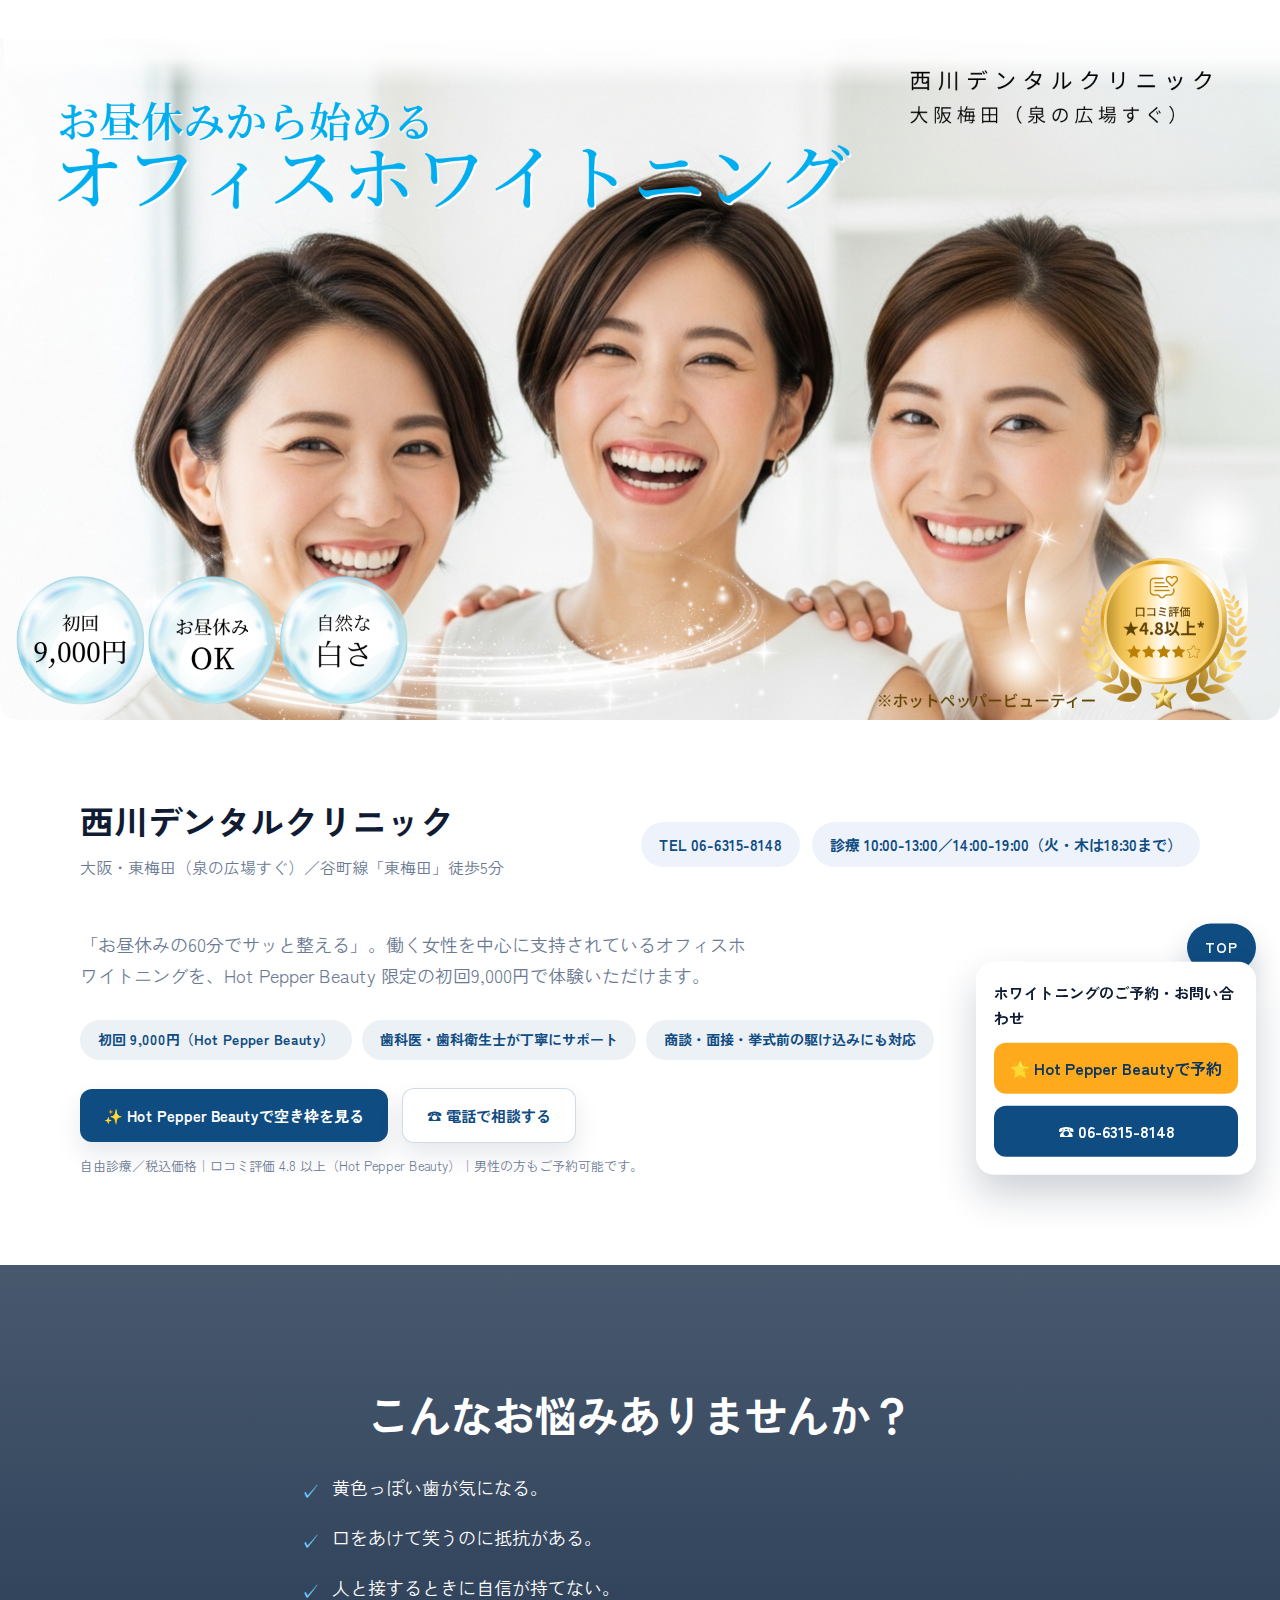
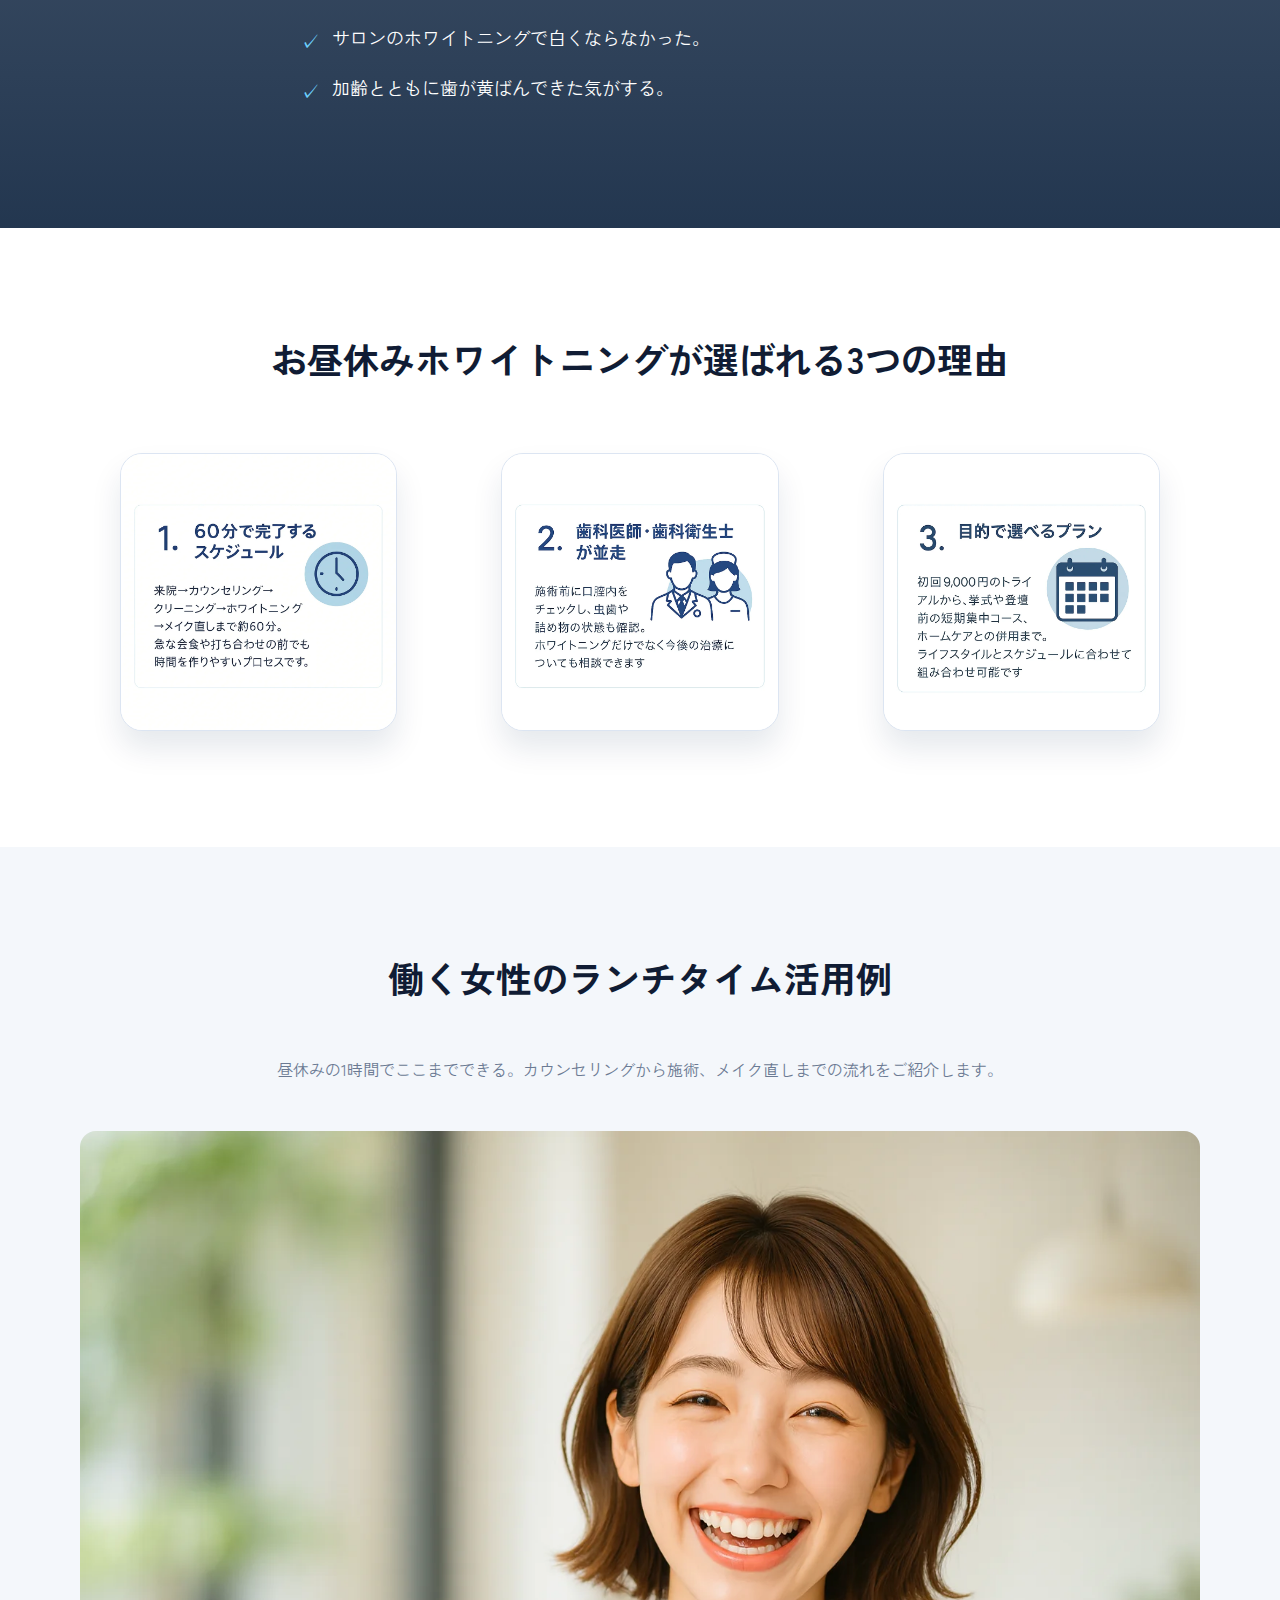
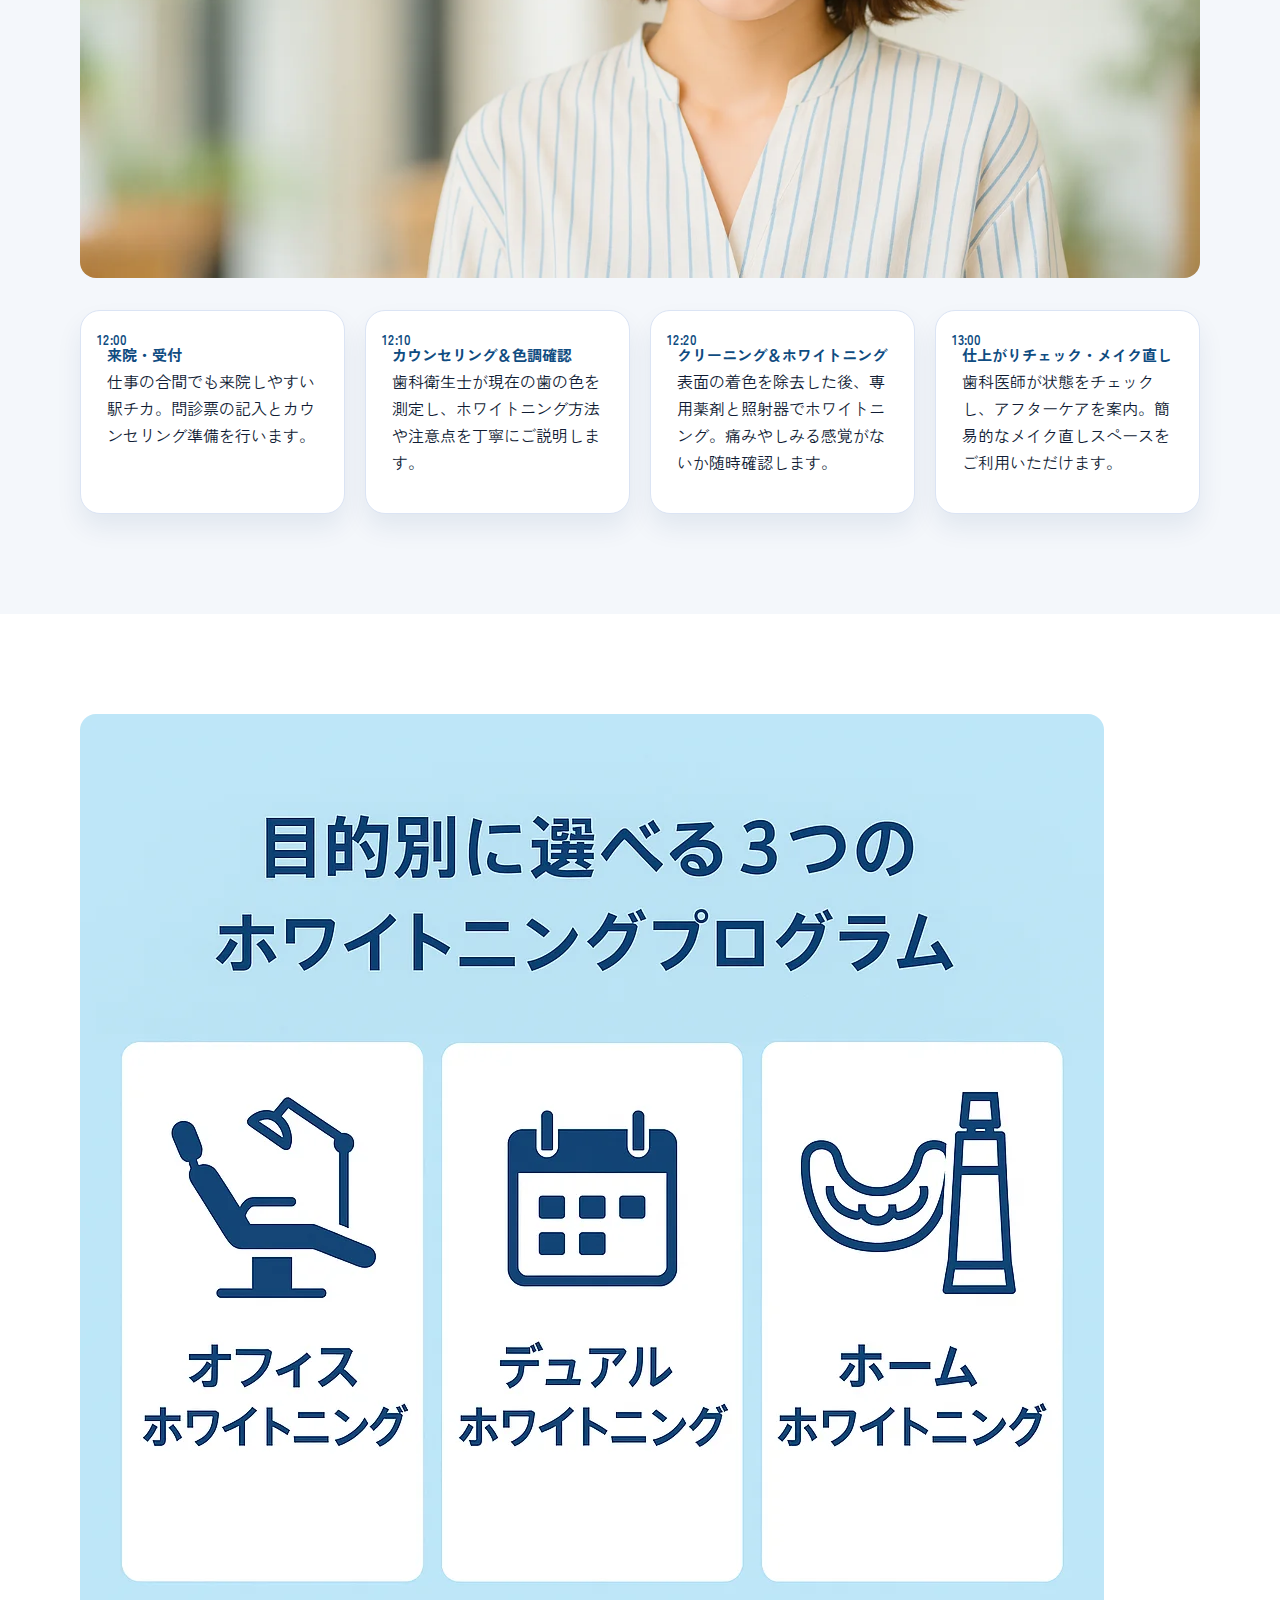
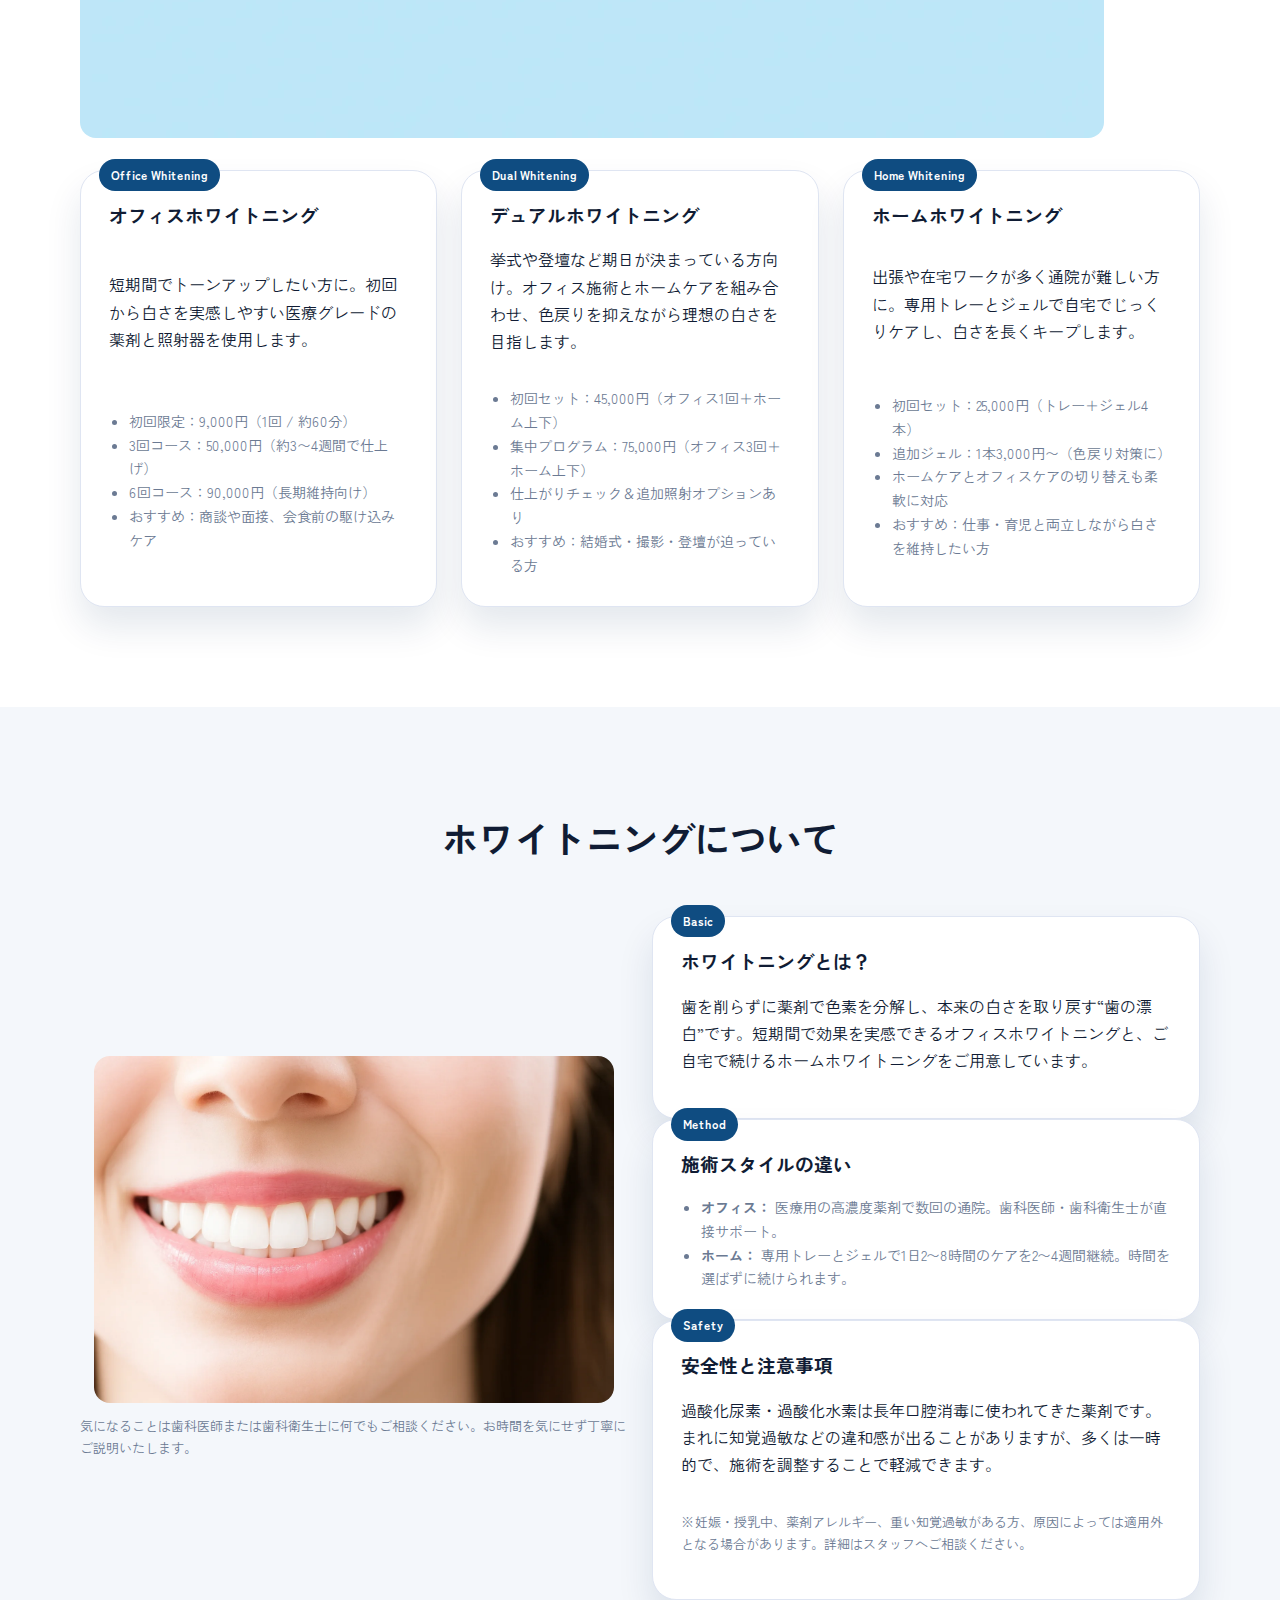
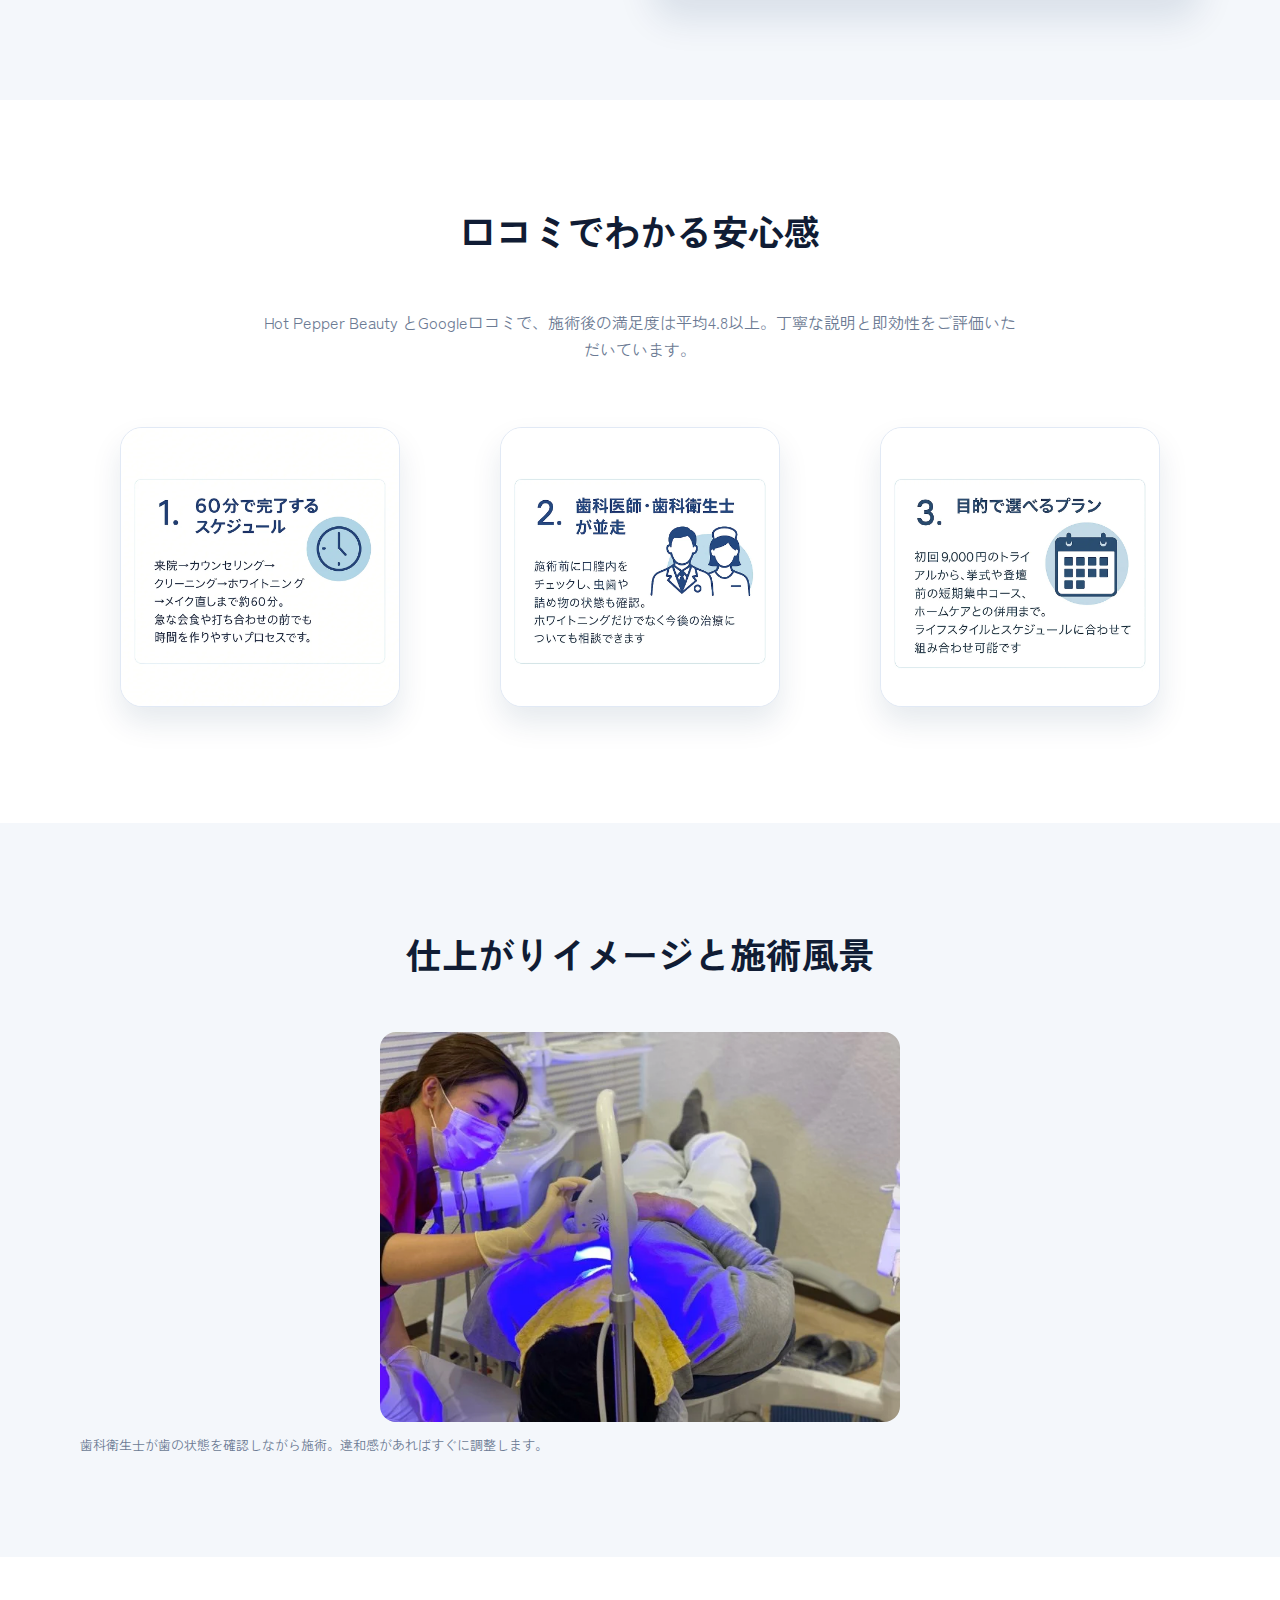
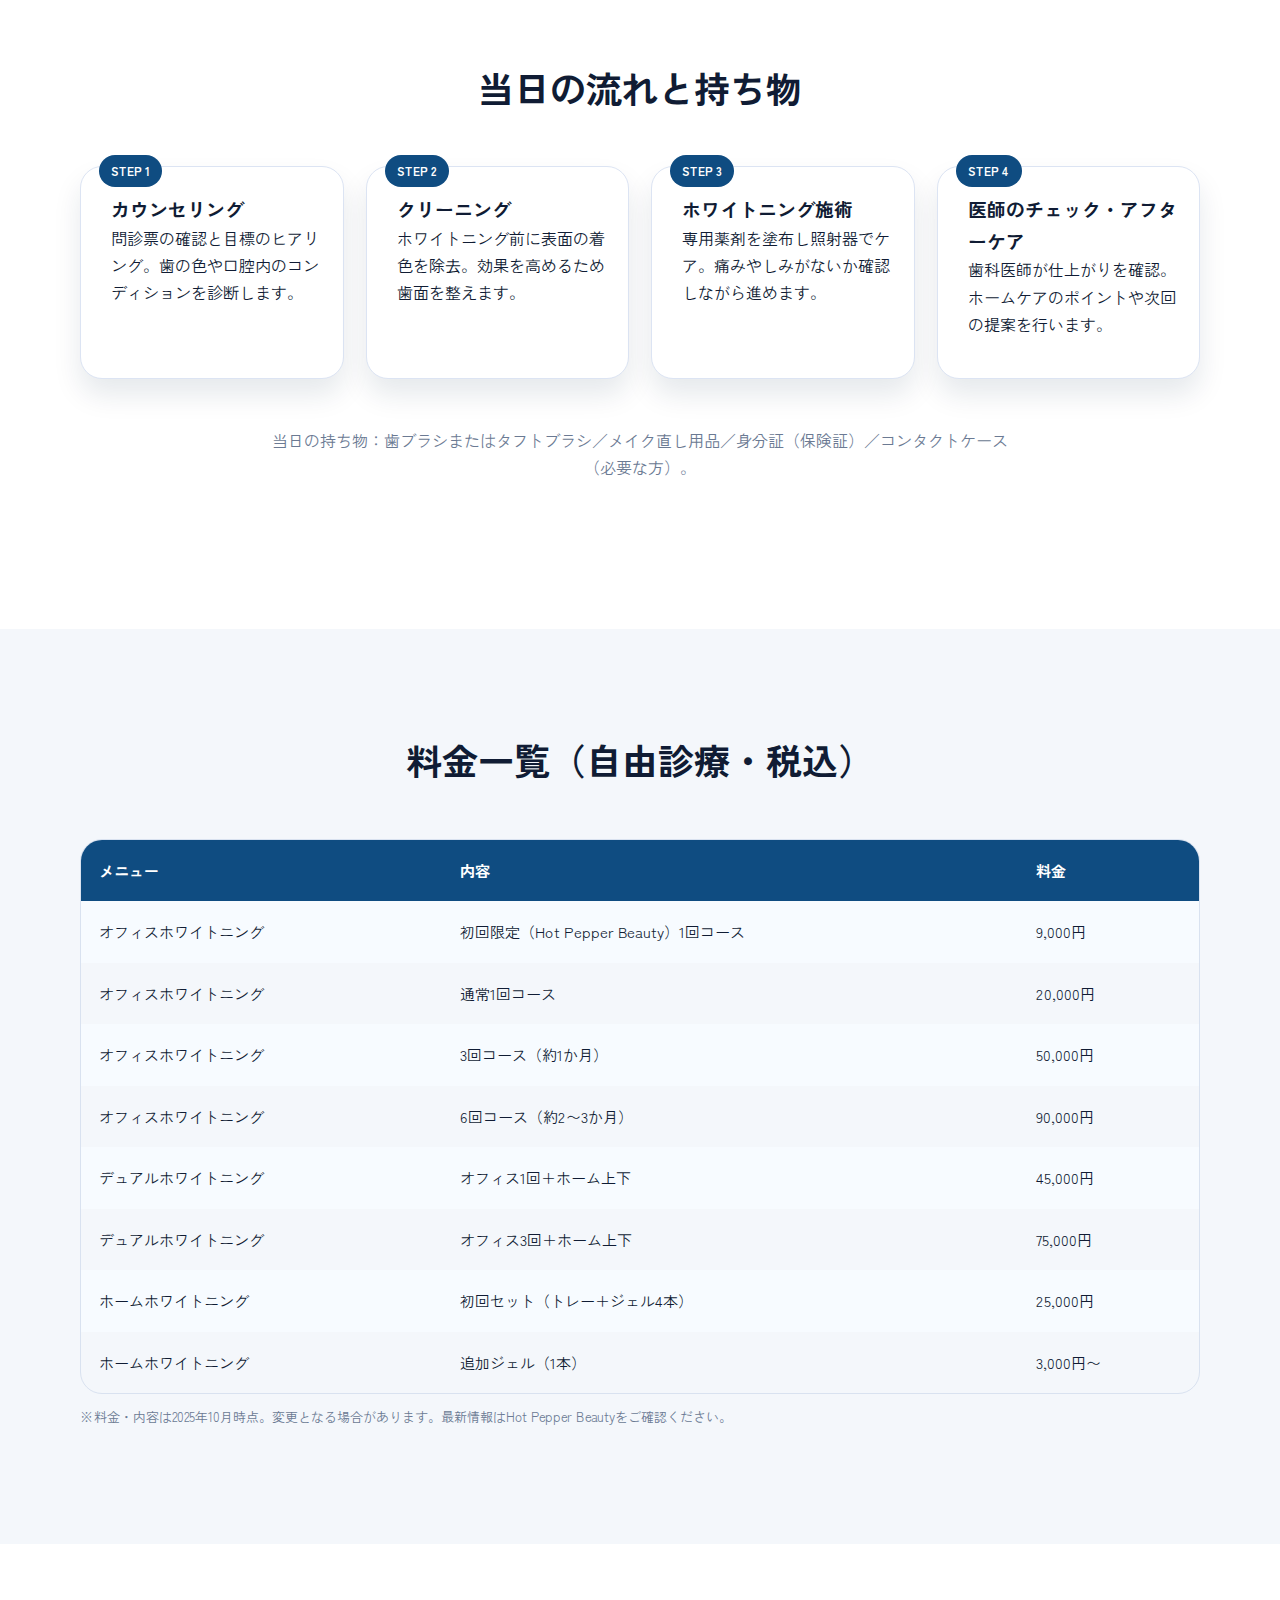
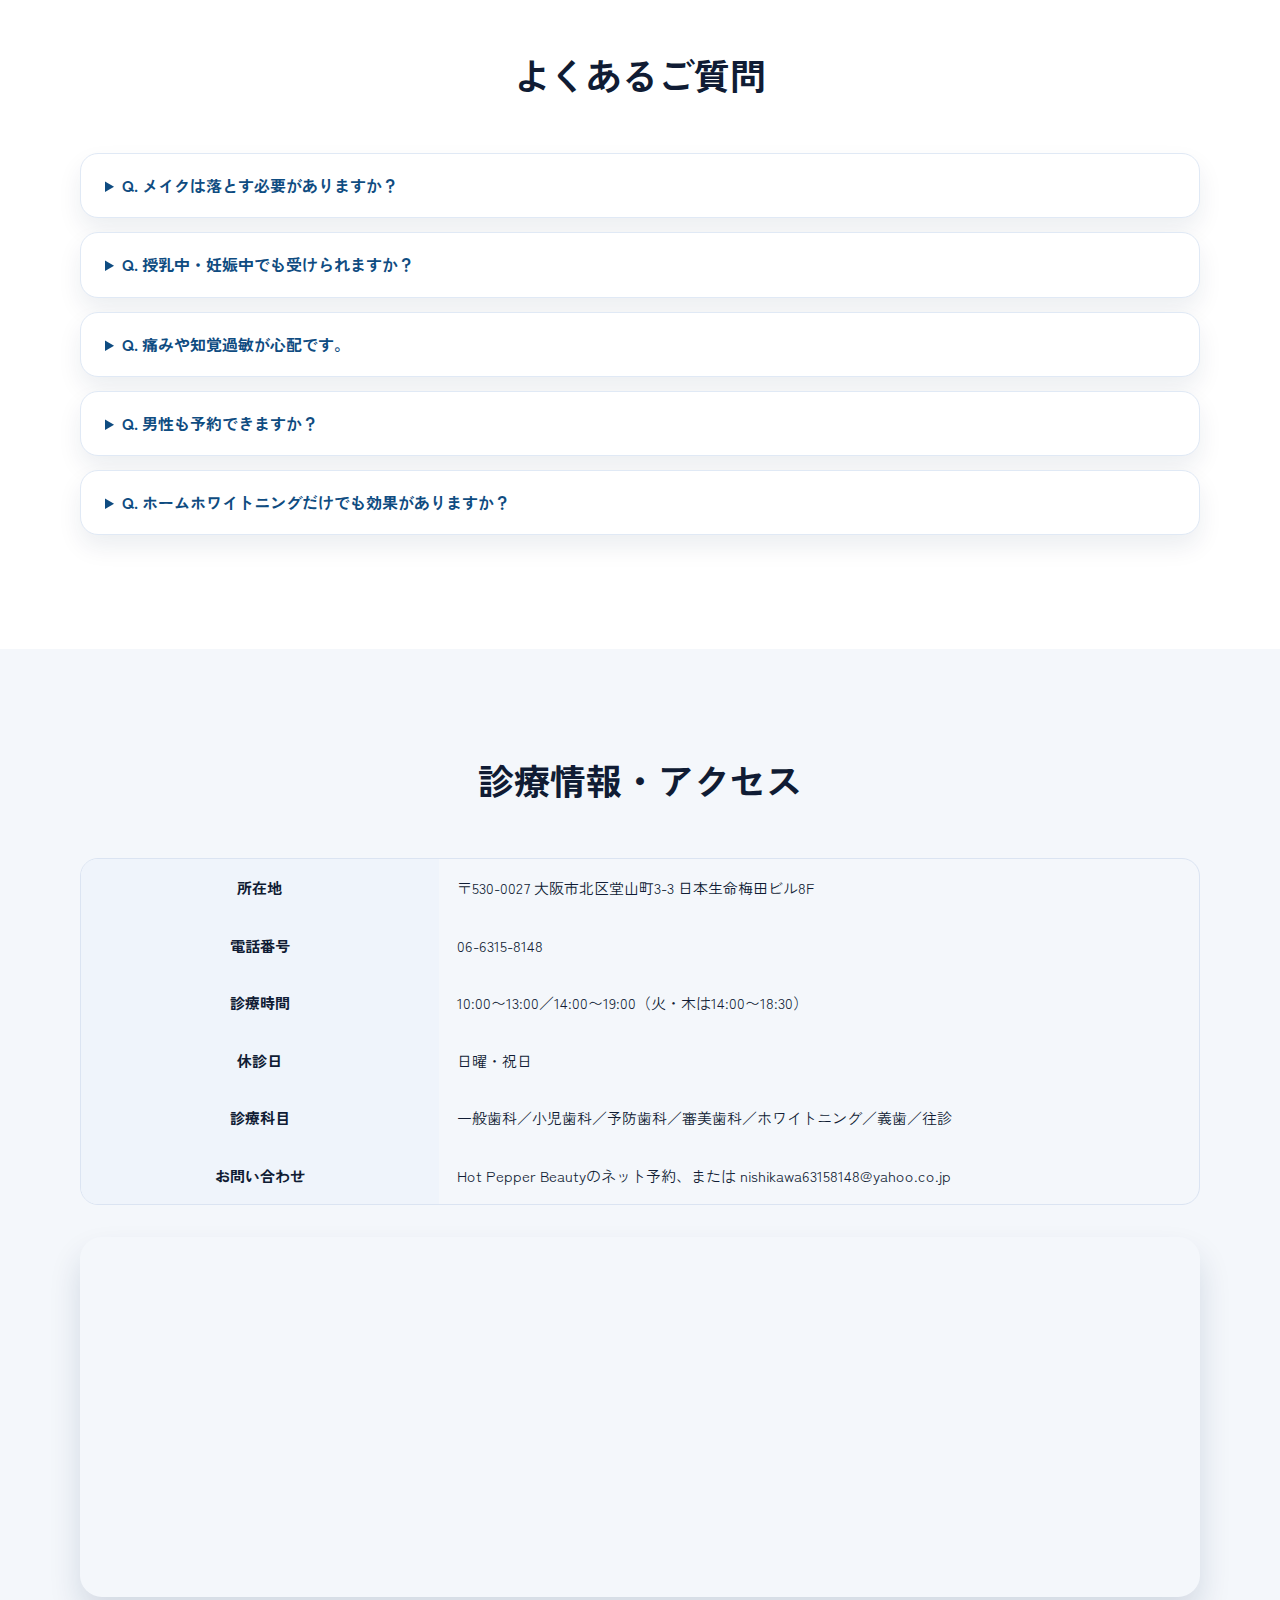
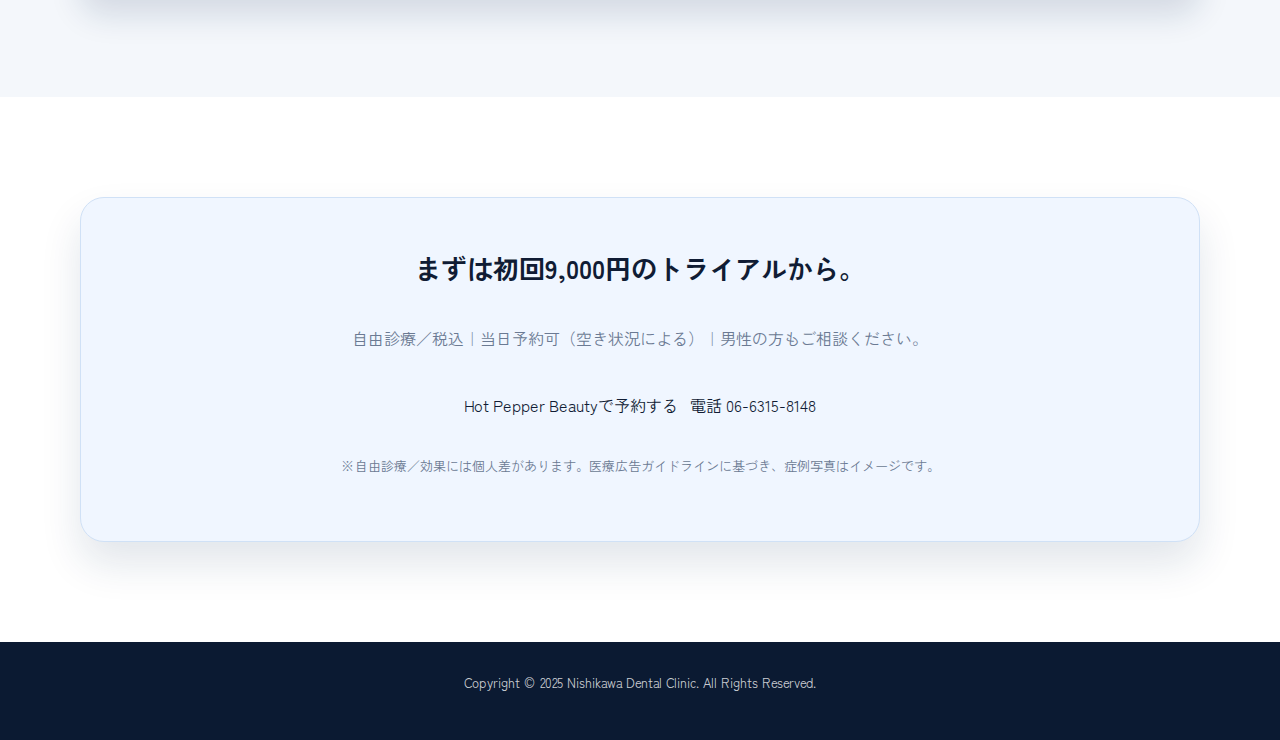
<file: docs/index.html>
<!DOCTYPE html>
<html lang="ja">
<head>
  <meta charset="utf-8">
  <meta name="viewport" content="width=device-width, initial-scale=1">
  <meta name="robots" content="noindex,nofollow">
  <title>西川デンタルクリニック｜お昼休みで叶えるオフィスホワイトニング</title>
  <meta name="description" content="大阪・東梅田の西川デンタルクリニック。働く女性に人気のお昼休みオフィスホワイトニング。初回9,000円、歯科医師と歯科衛生士のサポートで短期間でも自信のある笑顔へ。">
  <meta name="keywords" content="西川デンタルクリニック,ホワイトニング,東梅田,オフィスホワイトニング,昼休みホワイトニング">
  <link rel="preconnect" href="https://fonts.googleapis.com">
  <link rel="preconnect" href="https://fonts.gstatic.com" crossorigin>
  <link href="https://fonts.googleapis.com/css2?family=Zen+Kaku+Gothic+Antique:wght@500;700;900&display=swap" rel="stylesheet">
  <style>
    :root {
      --primary: #0f4c81;
      --primary-dark: #0a355d;
      --accent: #ffaa1d;
      --bg: #f4f7fb;
      --text: #101c34;
      --muted: #6b7a93;
      --radius-lg: 24px;
    }
    *, *::before, *::after { box-sizing: border-box; }
    body {
      margin: 0;
      font-family: "Zen Kaku Gothic Antique", "Hiragino Kaku Gothic ProN", "Meiryo", sans-serif;
      color: var(--text);
      background: #fff;
      line-height: 1.7;
    }
    img { max-width: 100%; display: block; border-radius: 16px; }
    a { color: inherit; text-decoration: none; }
    p { margin: 0 0 1rem; }
    h1, h2, h3, h4 { margin: 0; font-family: "Zen Kaku Gothic Antique", sans-serif; }

    .wrapper { overflow: hidden; }
    .container { width: min(1120px, 92vw); margin: 0 auto; }

    header.hero { margin: 0; }
    header.hero picture { display: block; }
    header.hero img {
      width: 100%;
      height: auto;
      display: block;
      vertical-align: middle;
    }
    .intro { padding: clamp(40px, 8vw, 72px) 0; }
    .intro-head {
      display: flex;
      justify-content: space-between;
      align-items: center;
      flex-wrap: wrap;
      gap: 16px;
    }
    .intro-title h1 { font-size: clamp(26px, 4vw, 34px); }
    .intro-location { color: var(--muted); margin-top: 4px; }
    .intro-info { display: flex; flex-wrap: wrap; align-items: center; gap: 12px; font-size: 15px; }
    .intro-info span { background: #eef3fb; border-radius: 999px; padding: 10px 18px; font-weight: 700; color: var(--primary); }
    .intro-lead {
      margin-top: clamp(24px, 4vw, 32px);
      font-size: clamp(16px, 2.2vw, 18px);
      color: var(--muted);
      max-width: 680px;
      line-height: 1.75;
    }
    .intro-points { margin: clamp(20px, 4vw, 28px) 0; padding: 0; list-style: none; display: flex; flex-wrap: wrap; gap: 10px; }
    .intro-points li { background: rgba(15,76,129,0.08); color: var(--primary); border-radius: 999px; padding: 8px 18px; font-size: 14px; font-weight: 600; }
    .intro-cta { display: flex; flex-wrap: wrap; gap: 14px; align-items: center; }
    .intro-cta .btn { display: inline-flex; align-items: center; gap: 10px; padding: 14px 24px; border-radius: 12px; font-weight: 700; font-size: 15px; box-shadow: 0 12px 24px rgba(12,32,64,0.1); transition: transform 0.2s ease, box-shadow 0.2s ease; }
    .intro-cta .btn.primary { background: var(--primary); color: #fff; }
    .intro-cta .btn.secondary { background: #fff; color: var(--primary); border: 1px solid rgba(15,76,129,0.2); }
    .intro-cta .btn:hover { transform: translateY(-2px); box-shadow: 0 20px 36px rgba(12,35,70,0.16); }
    .cta-panel {
      background: #f0f6ff;
      border-radius: 24px;
      border: 1px solid #d0e1f6;
      box-shadow: 0 22px 40px rgba(13,48,92,0.12);
      padding: clamp(32px, 5vw, 48px);
      display: grid;
      gap: 18px;
    }
    .cta-panel__actions {
      display: flex;
      flex-wrap: wrap;
      gap: 12px;
      justify-content: center;
    }
    .intro-meta { margin-top: 12px; font-size: 13px; color: var(--muted); }

    section { padding: clamp(64px, 12vw, 100px) 0; }
    section:nth-of-type(even) { background: var(--bg); }
    .section-title { text-align: center; font-size: clamp(26px, 4vw, 36px); margin-bottom: clamp(32px, 6vw, 48px); }
    .section-lead { text-align: center; max-width: 760px; margin: 0 auto clamp(36px, 5vw, 48px); color: var(--muted); }

    .reason-grid {
      display: grid;
      gap: 24px;
      grid-template-columns: repeat(auto-fit, minmax(260px, 1fr));
    }
    .reason-card {
      background: #fff;
      border-radius: 22px;
      padding: 26px;
      border: 1px solid #dce5f2;
      box-shadow: 0 18px 30px rgba(12,40,78,0.1);
      display: grid;
      gap: 14px;
    }
    .reason-card h3 { font-size: 18px; color: var(--primary); }

    .timeline {
      display: grid;
      gap: 20px;
      grid-template-columns: repeat(auto-fit, minmax(200px, 1fr));
    }
    .timeline-item {
      position: relative;
      background: #fff;
      border-radius: 20px;
      padding: 30px 22px 20px 26px;
      border: 1px solid #dbe4f4;
      box-shadow: 0 14px 26px rgba(16,52,96,0.08);
    }
    .timeline-item strong { font-size: 15px; color: var(--primary); }
    .timeline-item span {
      position: absolute;
      top: 18px;
      left: 16px;
      font-size: 13px;
      font-weight: 700;
      color: var(--primary);
    }

    .plan-grid {
      display: grid;
      gap: 24px;
      grid-template-columns: repeat(auto-fit, minmax(300px, 1fr));
    }
    .plan-card {
      position: relative;
      background: #fff;
      border-radius: 24px;
      padding: 28px;
      border: 1px solid #dfe5f2;
      box-shadow: 0 20px 36px rgba(13,48,92,0.11);
      display: grid;
      gap: 16px;
    }
    .plan-card::before {
      content: attr(data-tag);
      position: absolute;
      top: -12px;
      left: 18px;
      background: var(--primary);
      color: #fff;
      font-size: 12px;
      font-weight: 700;
      padding: 6px 12px;
      border-radius: 999px;
    }
    .plan-card ul { margin: 0; padding-left: 20px; color: var(--muted); font-size: 14px; }

    .testimonial-grid {
      display: grid;
      gap: 20px;
      grid-template-columns: repeat(auto-fit, minmax(320px, 1fr));
    }
    .testimonial-card {
      background: #fff;
      border-radius: 22px;
      padding: 24px;
      border: 1px solid #e1e9f5;
      box-shadow: 0 16px 30px rgba(12,45,88,0.1);
      display: grid;
      gap: 12px;
    }
    .testimonial-card h3 { font-size: 18px; color: var(--primary-dark); }
    .testimonial-card footer { font-size: 13px; color: var(--muted); }

    .media-pair {
      display: grid;
      gap: 24px;
      grid-template-columns: repeat(auto-fit, minmax(280px, 1fr));
      align-items: center;
    }
    .media-pair figure { margin: 0; }
    .media-pair img { max-width: 520px; width: 100%; margin: 0 auto; }
    .media-note { font-size: 13px; color: var(--muted); margin-top: 12px; }

    .concern-section {
      position: relative;
      color: #fff;
      background: url('img/sample/スクリーンショット 2025-10-21 11.08.40.webp') center/cover no-repeat;
      padding: clamp(72px, 14vw, 120px) 0;
    }
    .concern-overlay {
      position: absolute;
      inset: 0;
      background: linear-gradient(180deg, rgba(6,28,56,0.72), rgba(6,28,56,0.88));
    }
    .concern-content {
      position: relative;
      z-index: 1;
      max-width: 680px;
      margin: 0 auto;
      display: grid;
      gap: clamp(18px, 3vw, 28px);
      text-align: left;
    }
    .concern-title {
      font-size: clamp(28px, 5vw, 42px);
      text-align: center;
      line-height: 1.4;
    }
    .concern-list {
      list-style: none;
      margin: 0;
      padding: 0;
      display: grid;
      gap: 14px;
      font-size: clamp(16px, 2.4vw, 18px);
    }
    .concern-list li {
      display: flex;
      gap: 12px;
      align-items: flex-start;
    }
    .concern-list li::before {
      content: '✓';
      font-size: 20px;
      color: #6dd1ff;
      margin-top: 2px;
    }

    .step-flow { display: grid; gap: 22px; grid-template-columns: repeat(auto-fit, minmax(260px, 1fr)); counter-reset: step; }
    .step-card {
      position: relative;
      background: #fff;
      border-radius: 22px;
      padding: 26px 22px 24px 30px;
      border: 1px solid #dce4f3;
      box-shadow: 0 16px 28px rgba(10,35,72,0.1);
    }
    .step-card::before {
      counter-increment: step;
      content: "STEP " counter(step);
      position: absolute;
      top: -12px;
      left: 18px;
      background: var(--primary);
      color: #fff;
      font-size: 12px;
      font-weight: 700;
      padding: 6px 12px;
      border-radius: 999px;
    }

    table { width: 100%; border-collapse: separate; border-spacing: 0; }
    .price-table { border-radius: 22px; border: 1px solid #d9e2f0; overflow: hidden; }
    .price-table thead { background: var(--primary); color: #fff; }
    .price-table th, .price-table td { padding: 18px; text-align: left; font-size: 15px; }
    .price-table tbody tr:nth-child(odd) { background: #f7fbff; }

    details { background: #fff; border-radius: 18px; border: 1px solid #e0e9f5; padding: 18px 24px; margin-bottom: 14px; box-shadow: 0 12px 24px rgba(12,38,72,0.08); }
    summary { cursor: pointer; font-weight: 700; color: var(--primary); }

    .info-table { border-radius: 18px; border: 1px solid #dbe4f2; overflow: hidden; }
    .info-table th, .info-table td { padding: 16px 18px; font-size: 15px; }
    .info-table th { background: #eff4fb; width: 32%; }

    footer {
      background: #0b1a32;
      color: rgba(255,255,255,0.8);
      text-align: center;
      padding: 30px 12px;
      font-size: 13px;
    }

    .floating-cta {
      position: fixed;
      right: 24px;
      bottom: 24px;
      background: #fff;
      border-radius: 18px;
      box-shadow: 0 20px 38px rgba(10,28,56,0.2);
      padding: 18px;
      display: grid;
      gap: 12px;
      width: min(280px, 90vw);
      z-index: 20;
      transform: translateY(140%);
      transition: transform 0.3s ease;
    }
    .floating-cta.show { transform: translateY(0); }
    .floating-cta .btn { display: flex; align-items: center; justify-content: center; gap: 8px; padding: 12px 16px; border-radius: 12px; font-weight: 700; }
    .floating-cta .btn.primary { background: var(--accent); color: var(--primary-dark); }
    .floating-cta .btn.secondary { background: var(--primary); color: #fff; }

    .page-top {
      position: fixed;
      right: 24px;
      bottom: 24px;
      transform: translateY(200%);
      background: var(--primary);
      color: #fff;
      border-radius: 999px;
      padding: 12px 18px;
      font-size: 14px;
      font-weight: 700;
      letter-spacing: 0.08em;
      box-shadow: 0 16px 28px rgba(10,35,72,0.2);
      transition: transform 0.3s ease;
      z-index: 15;
    }
    .page-top.show { transform: translateY(-100px); }

    @media (max-width: 960px) {
      .intro-head { justify-content: center; text-align: center; }
      .intro-info { justify-content: center; }
      .intro { padding: 56px 0; }
      .intro-points { justify-content: center; }
      .timeline { grid-template-columns: 1fr 1fr; }
    }
    @media (max-width: 720px) {
      .intro-cta .btn { width: 100%; justify-content: center; }
      .cta-panel__actions .btn { width: 100%; justify-content: center; max-width: 320px; }
      .cta-panel__actions { flex-direction: column; align-items: center; }
      .timeline { grid-template-columns: 1fr; }
      .timeline-item { padding-left: 24px; }
      .timeline-item span { position: static; display: block; margin-bottom: 6px; }
      .floating-cta { right: 10px; bottom: 10px; padding: 14px; width: min(240px, 88vw); gap: 10px; }
      .floating-cta .btn { padding: 10px 14px; font-size: 14px; }
      .page-top { right: 10px; bottom: 10px; }
      .intro { padding: 48px 0; }
    }
  </style>
</head>
<body>
<a id="top"></a>
<div class="wrapper">
  <header class="hero" aria-hidden="true">
    <picture>
      <source media="(max-width: 720px)" srcset="img/hero/mobile_hero.webp">
      <img src="img/hero/lunch-break-whitening.webp" alt="お昼休みから始めるオフィスホワイトニングのイメージ">
    </picture>
  </header>

  <section class="intro">
    <div class="container">
      <div class="intro-head">
        <div class="intro-title">
          <h1>西川デンタルクリニック</h1>
          <p class="intro-location">大阪・東梅田（泉の広場すぐ）／谷町線「東梅田」徒歩5分</p>
        </div>
        <div class="intro-info">
          <span>TEL 06-6315-8148</span>
          <span>診療 10:00-13:00／14:00-19:00（火・木は18:30まで）</span>
        </div>
      </div>
      <p class="intro-lead">「お昼休みの60分でサッと整える」。働く女性を中心に支持されているオフィスホワイトニングを、Hot Pepper Beauty 限定の初回9,000円で体験いただけます。</p>
      <ul class="intro-points">
        <li>初回 9,000円（Hot Pepper Beauty）</li>
        <li>歯科医・歯科衛生士が丁寧にサポート</li>
        <li>商談・面接・挙式前の駆け込みにも対応</li>
      </ul>
      <div class="intro-cta">
        <a class="btn primary" href="https://clinic.beauty.hotpepper.jp/H000754078/" target="_blank" rel="noreferrer">✨ Hot Pepper Beautyで空き枠を見る</a>
        <a class="btn secondary" href="tel:0663158148">☎ 電話で相談する</a>
      </div>
      <p class="intro-meta">自由診療／税込価格｜口コミ評価 4.8 以上（Hot Pepper Beauty）｜男性の方もご予約可能です。</p>
    </div>
  </section>

  <section class="concern-section">
    <div class="concern-overlay"></div>
    <div class="container">
      <div class="concern-content">
        <h2 class="concern-title">こんなお悩みありませんか？</h2>
        <ul class="concern-list">
          <li>黄色っぽい歯が気になる。</li>
          <li>口をあけて笑うのに抵抗がある。</li>
          <li>人と接するときに自信が持てない。</li>
          <li>サロンのホワイトニングで白くならなかった。</li>
          <li>加齢とともに歯が黄ばんできた気がする。</li>
        </ul>
      </div>
    </div>
  </section>

  <section>
    <div class="container">
      <h2 class="section-title">お昼休みホワイトニングが選ばれる3つの理由</h2>
      <div class="reason-grid">
        <figure class="reason-card" style="padding:0; overflow:hidden;">
          <img src="img/clinic/ChatGPT Image 2025年10月22日 14_27_20.webp" alt="選ばれる理由3：目的で選べるプラン">
        </figure>
        <figure class="reason-card" style="padding:0; overflow:hidden;">
          <img src="img/clinic/ChatGPT Image 2025年10月22日 14_27_17.webp" alt="選ばれる理由2：歯科医師・歯科衛生士が並走">
        </figure>
        <figure class="reason-card" style="padding:0; overflow:hidden;">
          <img src="img/clinic/ChatGPT Image 2025年10月22日 14_27_12.webp" alt="選ばれる理由1：60分で完了するスケジュール">
        </figure>
      </div>
    </div>
  </section>

  <section>
    <div class="container">
      <h2 class="section-title">働く女性のランチタイム活用例</h2>
      <p class="section-lead">昼休みの1時間でここまでできる。カウンセリングから施術、メイク直しまでの流れをご紹介します。</p>
      <figure style="margin:0 0 32px; text-align:center;">
        <img src="img/clinic/ChatGPT Image 2025年10月22日 09_47_42.webp" alt="ランチタイムホワイトニングの流れ図">
      </figure>
      <div class="timeline">
        <div class="timeline-item">
          <span>12:00</span>
          <strong>来院・受付</strong>
          <p>仕事の合間でも来院しやすい駅チカ。問診票の記入とカウンセリング準備を行います。</p>
        </div>
        <div class="timeline-item">
          <span>12:10</span>
          <strong>カウンセリング＆色調確認</strong>
          <p>歯科衛生士が現在の歯の色を測定し、ホワイトニング方法や注意点を丁寧にご説明します。</p>
        </div>
        <div class="timeline-item">
          <span>12:20</span>
          <strong>クリーニング＆ホワイトニング</strong>
          <p>表面の着色を除去した後、専用薬剤と照射器でホワイトニング。痛みやしみる感覚がないか随時確認します。</p>
        </div>
        <div class="timeline-item">
          <span>13:00</span>
          <strong>仕上がりチェック・メイク直し</strong>
          <p>歯科医師が状態をチェックし、アフターケアを案内。簡易的なメイク直しスペースをご利用いただけます。</p>
        </div>
      </div>
    </div>
  </section>

  <section>
    <div class="container">
      <h2 class="section-title" style="position:absolute;left:-9999px;">目的別に選べる3つのホワイトニングプログラム</h2>
      <figure style="margin:0 0 32px; text-align:center;">
        <img src="img/clinic/ChatGPT Image 2025年10月22日 12_00_09.webp" alt="ホワイトニングプログラムの比較図">
      </figure>
      <div class="plan-grid">
        <article class="plan-card" data-tag="Office Whitening">
          <h3>オフィスホワイトニング</h3>
          <p>短期間でトーンアップしたい方に。初回から白さを実感しやすい医療グレードの薬剤と照射器を使用します。</p>
          <ul>
            <li>初回限定：9,000円（1回 / 約60分）</li>
            <li>3回コース：50,000円（約3〜4週間で仕上げ）</li>
            <li>6回コース：90,000円（長期維持向け）</li>
            <li>おすすめ：商談や面接、会食前の駆け込みケア</li>
          </ul>
        </article>
        <article class="plan-card" data-tag="Dual Whitening">
          <h3>デュアルホワイトニング</h3>
          <p>挙式や登壇など期日が決まっている方向け。オフィス施術とホームケアを組み合わせ、色戻りを抑えながら理想の白さを目指します。</p>
          <ul>
            <li>初回セット：45,000円（オフィス1回＋ホーム上下）</li>
            <li>集中プログラム：75,000円（オフィス3回＋ホーム上下）</li>
            <li>仕上がりチェック＆追加照射オプションあり</li>
            <li>おすすめ：結婚式・撮影・登壇が迫っている方</li>
          </ul>
        </article>
        <article class="plan-card" data-tag="Home Whitening">
          <h3>ホームホワイトニング</h3>
          <p>出張や在宅ワークが多く通院が難しい方に。専用トレーとジェルで自宅でじっくりケアし、白さを長くキープします。</p>
          <ul>
            <li>初回セット：25,000円（トレー＋ジェル4本）</li>
            <li>追加ジェル：1本3,000円〜（色戻り対策に）</li>
            <li>ホームケアとオフィスケアの切り替えも柔軟に対応</li>
            <li>おすすめ：仕事・育児と両立しながら白さを維持したい方</li>
          </ul>
        </article>
      </div>
    </div>
  </section>

  <section>
    <div class="container">
      <h2 class="section-title">ホワイトニングについて</h2>
      <div class="media-pair" style="grid-template-columns: repeat(auto-fit, minmax(360px, 1fr));">
        <figure>
          <img src="img/clinic/ChatGPT Image 2025年10月21日 11_15_26.webp" alt="ホワイトニングの流れを説明する図解イメージ">
          <figcaption class="media-note">気になることは歯科医師または歯科衛生士に何でもご相談ください。お時間を気にせず丁寧にご説明いたします。</figcaption>
        </figure>
        <div>
          <article class="plan-card" data-tag="Basic">
            <h3>ホワイトニングとは？</h3>
            <p>歯を削らずに薬剤で色素を分解し、本来の白さを取り戻す“歯の漂白”です。短期間で効果を実感できるオフィスホワイトニングと、ご自宅で続けるホームホワイトニングをご用意しています。</p>
          </article>
          <article class="plan-card" data-tag="Method">
            <h3>施術スタイルの違い</h3>
            <ul>
              <li><strong>オフィス：</strong> 医療用の高濃度薬剤で数回の通院。歯科医師・歯科衛生士が直接サポート。</li>
              <li><strong>ホーム：</strong> 専用トレーとジェルで1日2〜8時間のケアを2〜4週間継続。時間を選ばずに続けられます。</li>
            </ul>
          </article>
          <article class="plan-card" data-tag="Safety">
            <h3>安全性と注意事項</h3>
            <p>過酸化尿素・過酸化水素は長年口腔消毒に使われてきた薬剤です。まれに知覚過敏などの違和感が出ることがありますが、多くは一時的で、施術を調整することで軽減できます。</p>
            <p style="font-size:13px; color:var(--muted);">※妊娠・授乳中、薬剤アレルギー、重い知覚過敏がある方、原因によっては適用外となる場合があります。詳細はスタッフへご相談ください。</p>
          </article>
        </div>
      </div>
    </div>
  </section>

  <section>
    <div class="container">
      <h2 class="section-title">口コミでわかる安心感</h2>
      <p class="section-lead">Hot Pepper Beauty とGoogle口コミで、施術後の満足度は平均4.8以上。丁寧な説明と即効性をご評価いただいています。</p>
      <div class="testimonial-grid">
        <figure class="testimonial-card" style="padding:0; overflow:hidden;">
          <img src="img/clinic/ChatGPT Image 2025年10月22日 14_27_20.webp" alt="お客様の声：旅行中に来院された方のコメント">
        </figure>
        <figure class="testimonial-card" style="padding:0; overflow:hidden;">
          <img src="img/clinic/ChatGPT Image 2025年10月22日 14_27_17.webp" alt="お客様の声：当日予約された方のコメント">
        </figure>
        <figure class="testimonial-card" style="padding:0; overflow:hidden;">
          <img src="img/clinic/ChatGPT Image 2025年10月22日 14_27_12.webp" alt="お客様の声：挙式前の方からのコメント">
        </figure>
      </div>
    </div>
  </section>


  <section>
    <div class="container">
      <h2 class="section-title">仕上がりイメージと施術風景</h2>
      <div class="media-pair" style="grid-template-columns: repeat(auto-fit, minmax(360px, 1fr));">
        <figure>
          <img src="img/clinic/20191204a04.webp" alt="歯科衛生士がホワイトニング施術を行っている様子">
          <figcaption class="media-note">歯科衛生士が歯の状態を確認しながら施術。違和感があればすぐに調整します。</figcaption>
        </figure>
      </div>
    </div>
  </section>

  <section>
    <div class="container">
      <h2 class="section-title">当日の流れと持ち物</h2>
      <div class="step-flow">
        <div class="step-card">
          <h3>カウンセリング</h3>
          <p>問診票の確認と目標のヒアリング。歯の色や口腔内のコンディションを診断します。</p>
        </div>
        <div class="step-card">
          <h3>クリーニング</h3>
          <p>ホワイトニング前に表面の着色を除去。効果を高めるため歯面を整えます。</p>
        </div>
        <div class="step-card">
          <h3>ホワイトニング施術</h3>
          <p>専用薬剤を塗布し照射器でケア。痛みやしみがないか確認しながら進めます。</p>
        </div>
        <div class="step-card">
          <h3>医師のチェック・アフターケア</h3>
          <p>歯科医師が仕上がりを確認。ホームケアのポイントや次回の提案を行います。</p>
        </div>
      </div>
      <p class="section-lead" style="margin-top:48px;">当日の持ち物：歯ブラシまたはタフトブラシ／メイク直し用品／身分証（保険証）／コンタクトケース（必要な方）。</p>
    </div>
  </section>

  <section>
    <div class="container">
      <h2 class="section-title">料金一覧（自由診療・税込）</h2>
      <table class="price-table">
        <thead>
          <tr>
            <th>メニュー</th>
            <th>内容</th>
            <th>料金</th>
          </tr>
        </thead>
        <tbody>
          <tr>
            <td>オフィスホワイトニング</td>
            <td>初回限定（Hot Pepper Beauty）1回コース</td>
            <td>9,000円</td>
          </tr>
          <tr>
            <td>オフィスホワイトニング</td>
            <td>通常1回コース</td>
            <td>20,000円</td>
          </tr>
          <tr>
            <td>オフィスホワイトニング</td>
            <td>3回コース（約1か月）</td>
            <td>50,000円</td>
          </tr>
          <tr>
            <td>オフィスホワイトニング</td>
            <td>6回コース（約2〜3か月）</td>
            <td>90,000円</td>
          </tr>
          <tr>
            <td>デュアルホワイトニング</td>
            <td>オフィス1回＋ホーム上下</td>
            <td>45,000円</td>
          </tr>
          <tr>
            <td>デュアルホワイトニング</td>
            <td>オフィス3回＋ホーム上下</td>
            <td>75,000円</td>
          </tr>
          <tr>
            <td>ホームホワイトニング</td>
            <td>初回セット（トレー＋ジェル4本）</td>
            <td>25,000円</td>
          </tr>
          <tr>
            <td>ホームホワイトニング</td>
            <td>追加ジェル（1本）</td>
            <td>3,000円〜</td>
          </tr>
        </tbody>
      </table>
      <p class="media-note">※料金・内容は2025年10月時点。変更となる場合があります。最新情報はHot Pepper Beautyをご確認ください。</p>
    </div>
  </section>

  <section>
    <div class="container">
      <h2 class="section-title">よくあるご質問</h2>
      <details>
        <summary>Q. メイクは落とす必要がありますか？</summary>
        <p>施術中に唇や歯ぐきに薬剤が触れないようリップメイクのみ落としていただきます。ファンデーションは軽く整える程度で構いません。施術後にメイク直しスペースをご利用ください。</p>
      </details>
      <details>
        <summary>Q. 授乳中・妊娠中でも受けられますか？</summary>
        <p>ホワイトニング薬剤の安全性は高いものの、妊娠中・授乳中は念のため施術を控えていただいています。復帰後のスケジュール提案は可能ですのでご相談ください。</p>
      </details>
      <details>
        <summary>Q. 痛みや知覚過敏が心配です。</summary>
        <p>施術前に知覚過敏のリスクをヒアリングし、対策ジェルを使用します。しみや痛みがある場合は照射時間を調整しますのでご安心ください。</p>
      </details>
      <details>
        <summary>Q. 男性も予約できますか？</summary>
        <p>男性の方もご予約いただけます。ただし混雑状況により日程のご相談をお願いする場合があります。</p>
      </details>
      <details>
        <summary>Q. ホームホワイトニングだけでも効果がありますか？</summary>
        <p>自宅でじっくりケアしたい方向けに、ホームホワイトニング単体のプログラムも用意しています。色戻り対策として、数か月おきにオフィスホワイトニングを組み合わせる方も多いです。</p>
      </details>
    </div>
  </section>

  <section>
    <div class="container">
      <h2 class="section-title">診療情報・アクセス</h2>
      <table class="info-table">
        <tbody>
          <tr>
            <th>所在地</th>
            <td>〒530-0027 大阪市北区堂山町3-3 日本生命梅田ビル8F</td>
          </tr>
          <tr>
            <th>電話番号</th>
            <td><a href="tel:0663158148">06-6315-8148</a></td>
          </tr>
          <tr>
            <th>診療時間</th>
            <td>10:00〜13:00／14:00〜19:00（火・木は14:00〜18:30）</td>
          </tr>
          <tr>
            <th>休診日</th>
            <td>日曜・祝日</td>
          </tr>
          <tr>
            <th>診療科目</th>
            <td>一般歯科／小児歯科／予防歯科／審美歯科／ホワイトニング／義歯／往診</td>
          </tr>
          <tr>
            <th>お問い合わせ</th>
            <td>Hot Pepper Beautyのネット予約、または <a href="mailto:nishikawa63158148@yahoo.co.jp">nishikawa63158148@yahoo.co.jp</a></td>
          </tr>
        </tbody>
      </table>
      <div style="margin-top:32px; display:grid; gap:24px; grid-template-columns: repeat(auto-fit, minmax(320px, 1fr));">
        <iframe title="西川デンタルクリニック 地図" src="https://www.google.com/maps/embed?pb=!1m18!1m12!1m3!1d1640.0540504025219!2d135.5019302563895!3d34.70245328043417!2m3!1f0!2f0!3f0!3m2!1i1024!2i768!4f13.1!3m3!1m2!1s0x6000e6eb31225687%3A0xc0bb4dc4a2756f9c!2z5pel5pys5biC5YyX5Yy65aCC5bGx55S677yT4oiS77yTIOaXpeacrOeUn-WRveaiheeUsOODk-ODqyA4Rg!5e0!3m2!1sja!2sjp!4v1529983016754" width="100%" height="360" style="border:0;border-radius:22px; box-shadow:0 18px 32px rgba(12,45,88,0.14);" allowfullscreen loading="lazy" referrerpolicy="no-referrer-when-downgrade"></iframe>
      </div>
    </div>
  </section>

  <section>
    <div class="container">
      <div class="cta-panel" style="text-align:center;">
        <h2 style="margin-bottom:16px; font-size:26px;">まずは初回9,000円のトライアルから。</h2>
        <p style="margin-bottom:22px; font-size:16px; color:var(--muted);">自由診療／税込｜当日予約可（空き状況による）｜男性の方もご相談ください。</p>
        <div class="cta-panel__actions">
          <a class="btn primary" href="https://clinic.beauty.hotpepper.jp/H000754078/" target="_blank" rel="noreferrer">Hot Pepper Beautyで予約する</a>
          <a class="btn secondary" href="tel:0663158148">電話 06-6315-8148</a>
        </div>
        <p class="media-note" style="margin-top:18px;">※自由診療／効果には個人差があります。医療広告ガイドラインに基づき、症例写真はイメージです。</p>
      </div>
    </div>
  </section>

  <footer>
    <p>Copyright &copy; 2025 Nishikawa Dental Clinic. All Rights Reserved.</p>
  </footer>
</div>

<div class="floating-cta" id="floatingCta">
  <strong style="font-size:15px;">ホワイトニングのご予約・お問い合わせ</strong>
  <a class="btn primary" href="https://clinic.beauty.hotpepper.jp/H000754078/" target="_blank" rel="noreferrer">🌟 Hot Pepper Beautyで予約</a>
  <a class="btn secondary" href="tel:0663158148">☎ 06-6315-8148</a>
</div>
<a class="page-top" id="pageTop" href="#top">TOP</a>

<script>
  const floatingCta = document.getElementById('floatingCta');
  const pageTop = document.getElementById('pageTop');
  const toggleFloating = () => {
    const scrollY = window.scrollY || document.documentElement.scrollTop;
    if (scrollY > 480) {
      floatingCta.classList.add('show');
      pageTop.classList.add('show');
    } else {
      floatingCta.classList.remove('show');
      pageTop.classList.remove('show');
    }
  };
  window.addEventListener('scroll', toggleFloating);
</script>
</body>
</html>
</file>
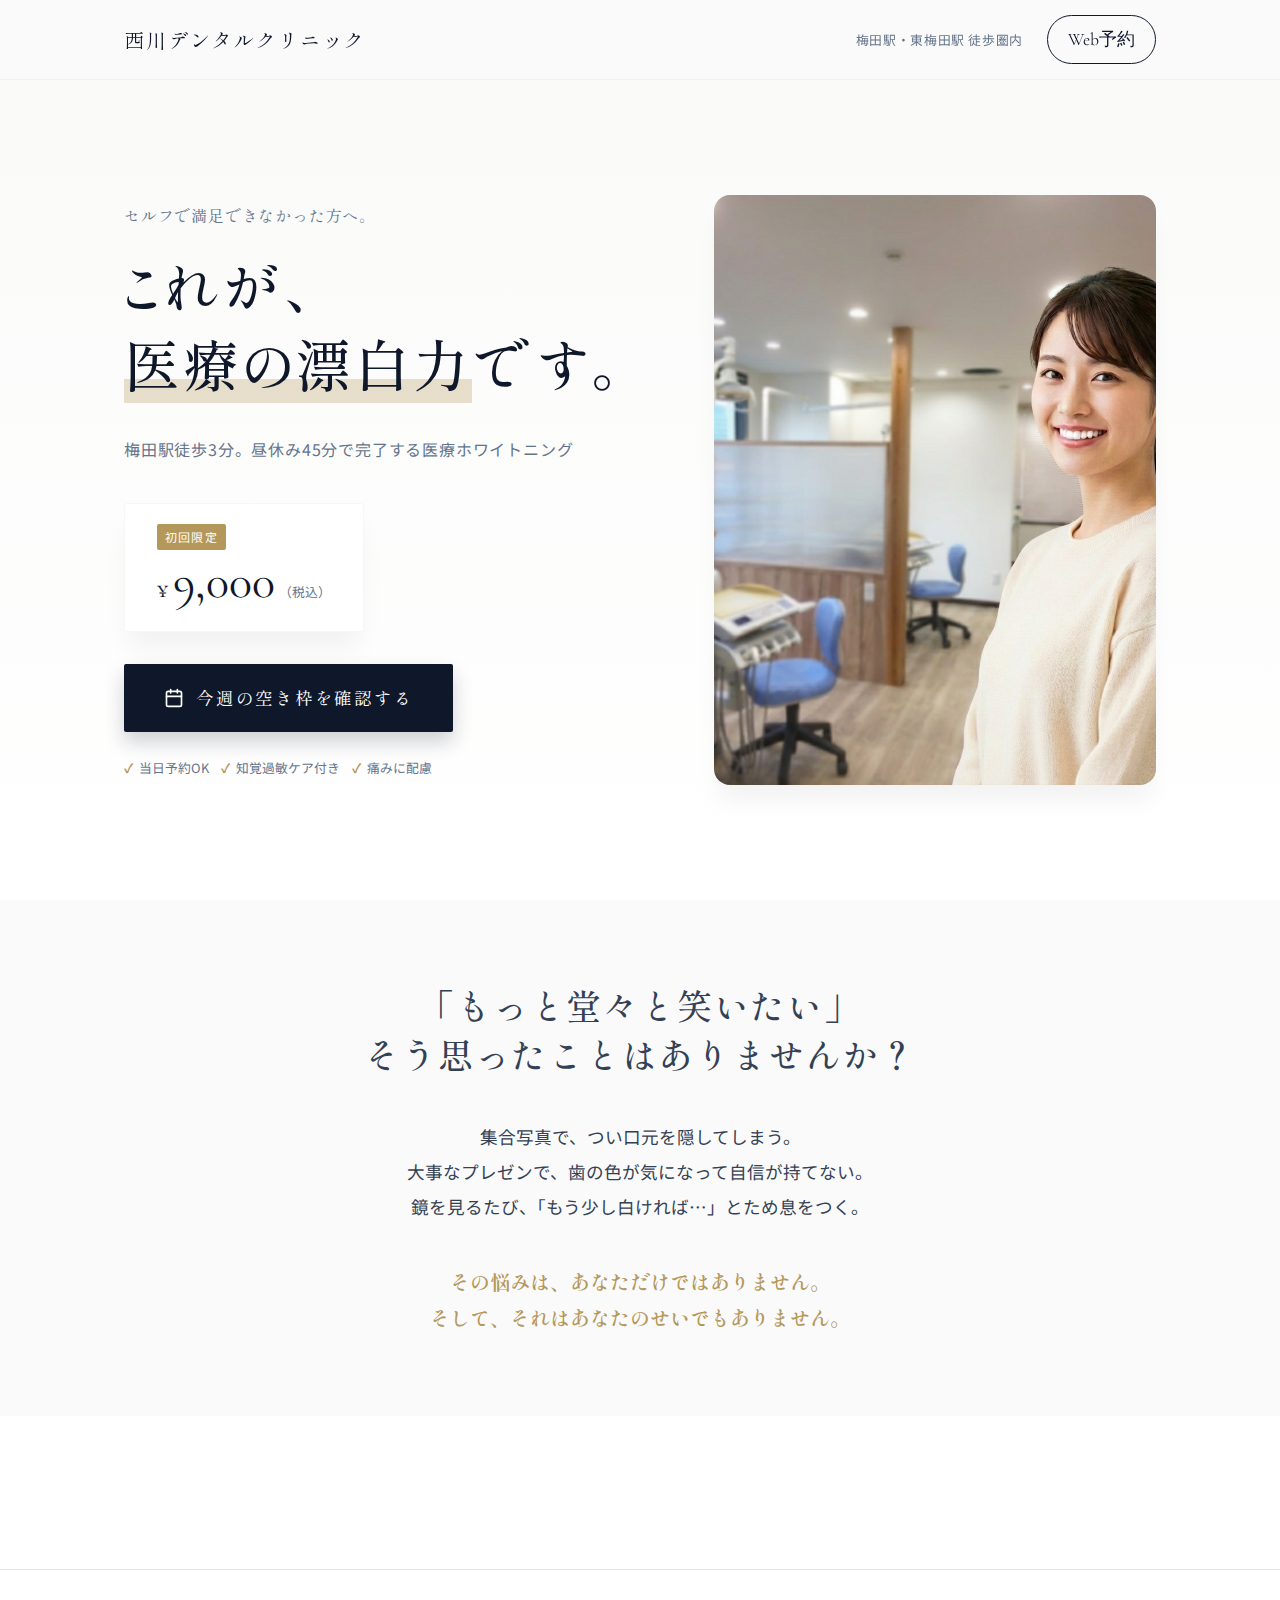
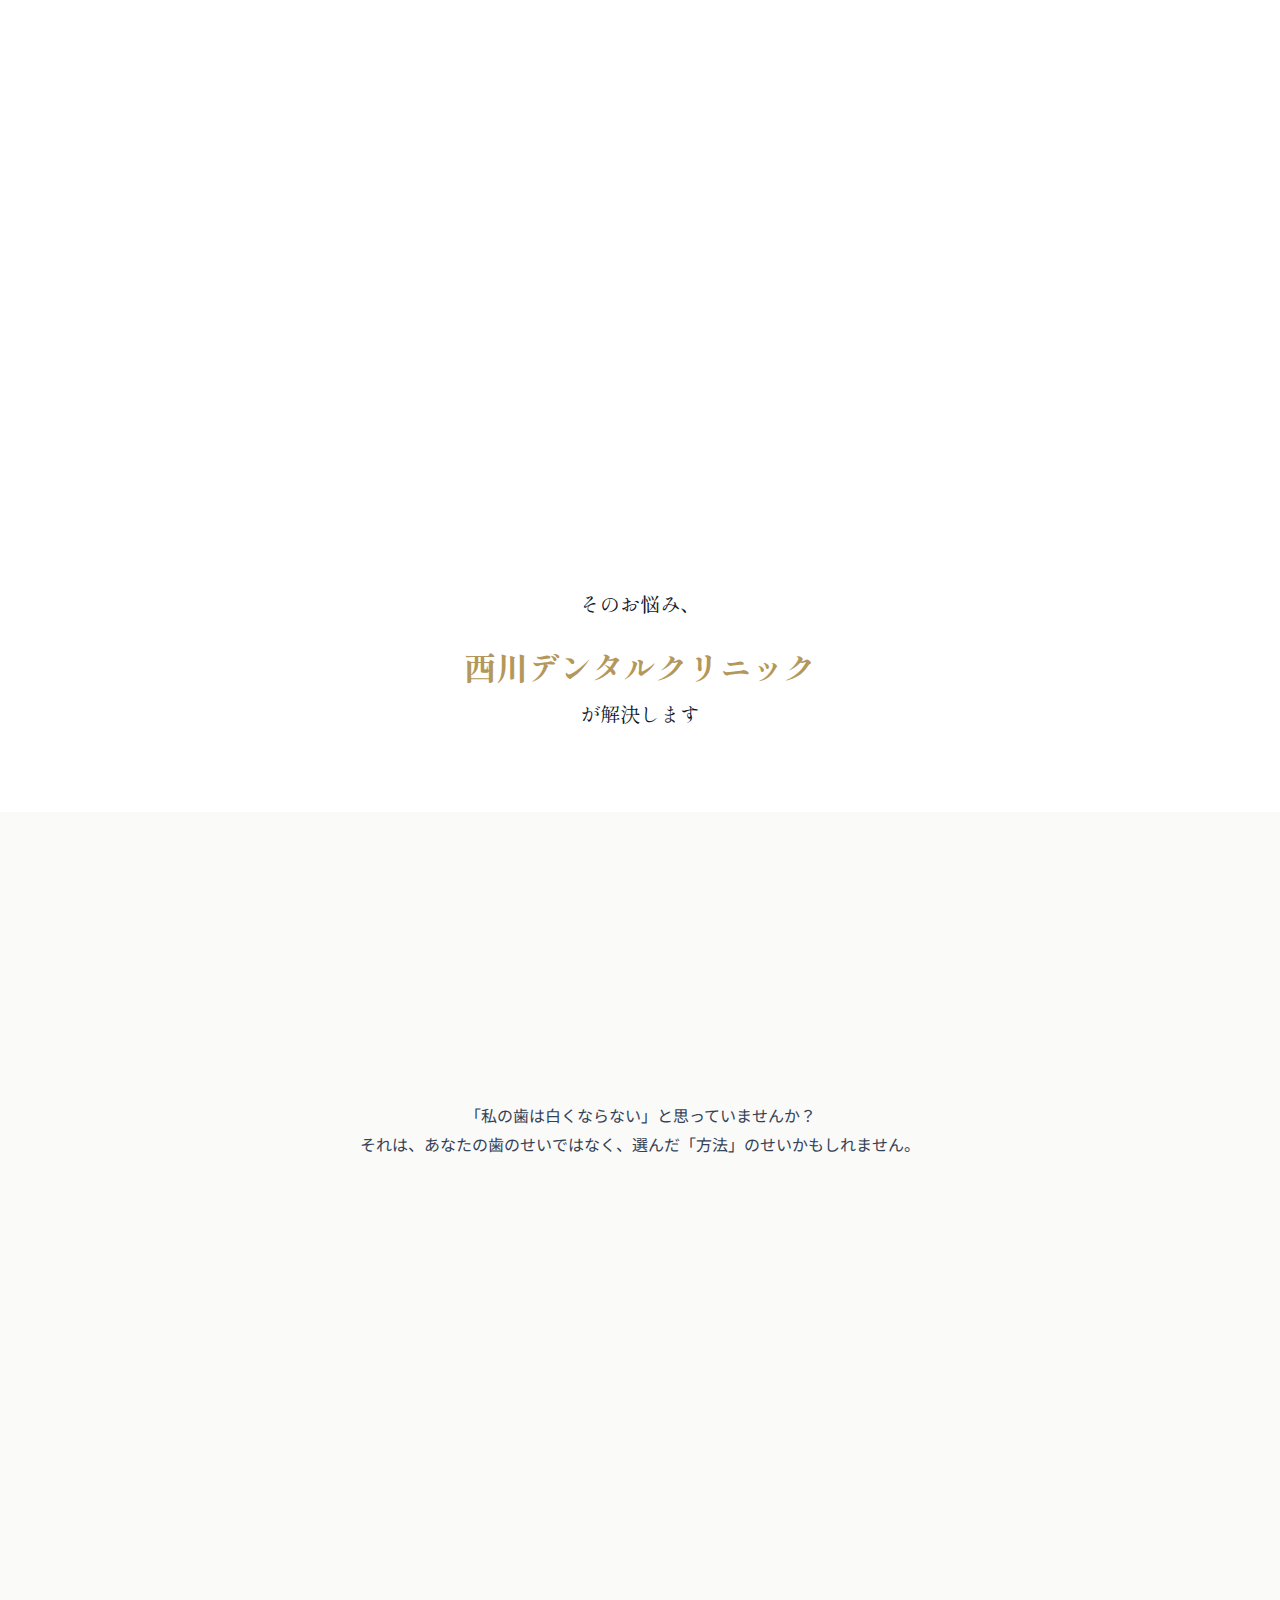
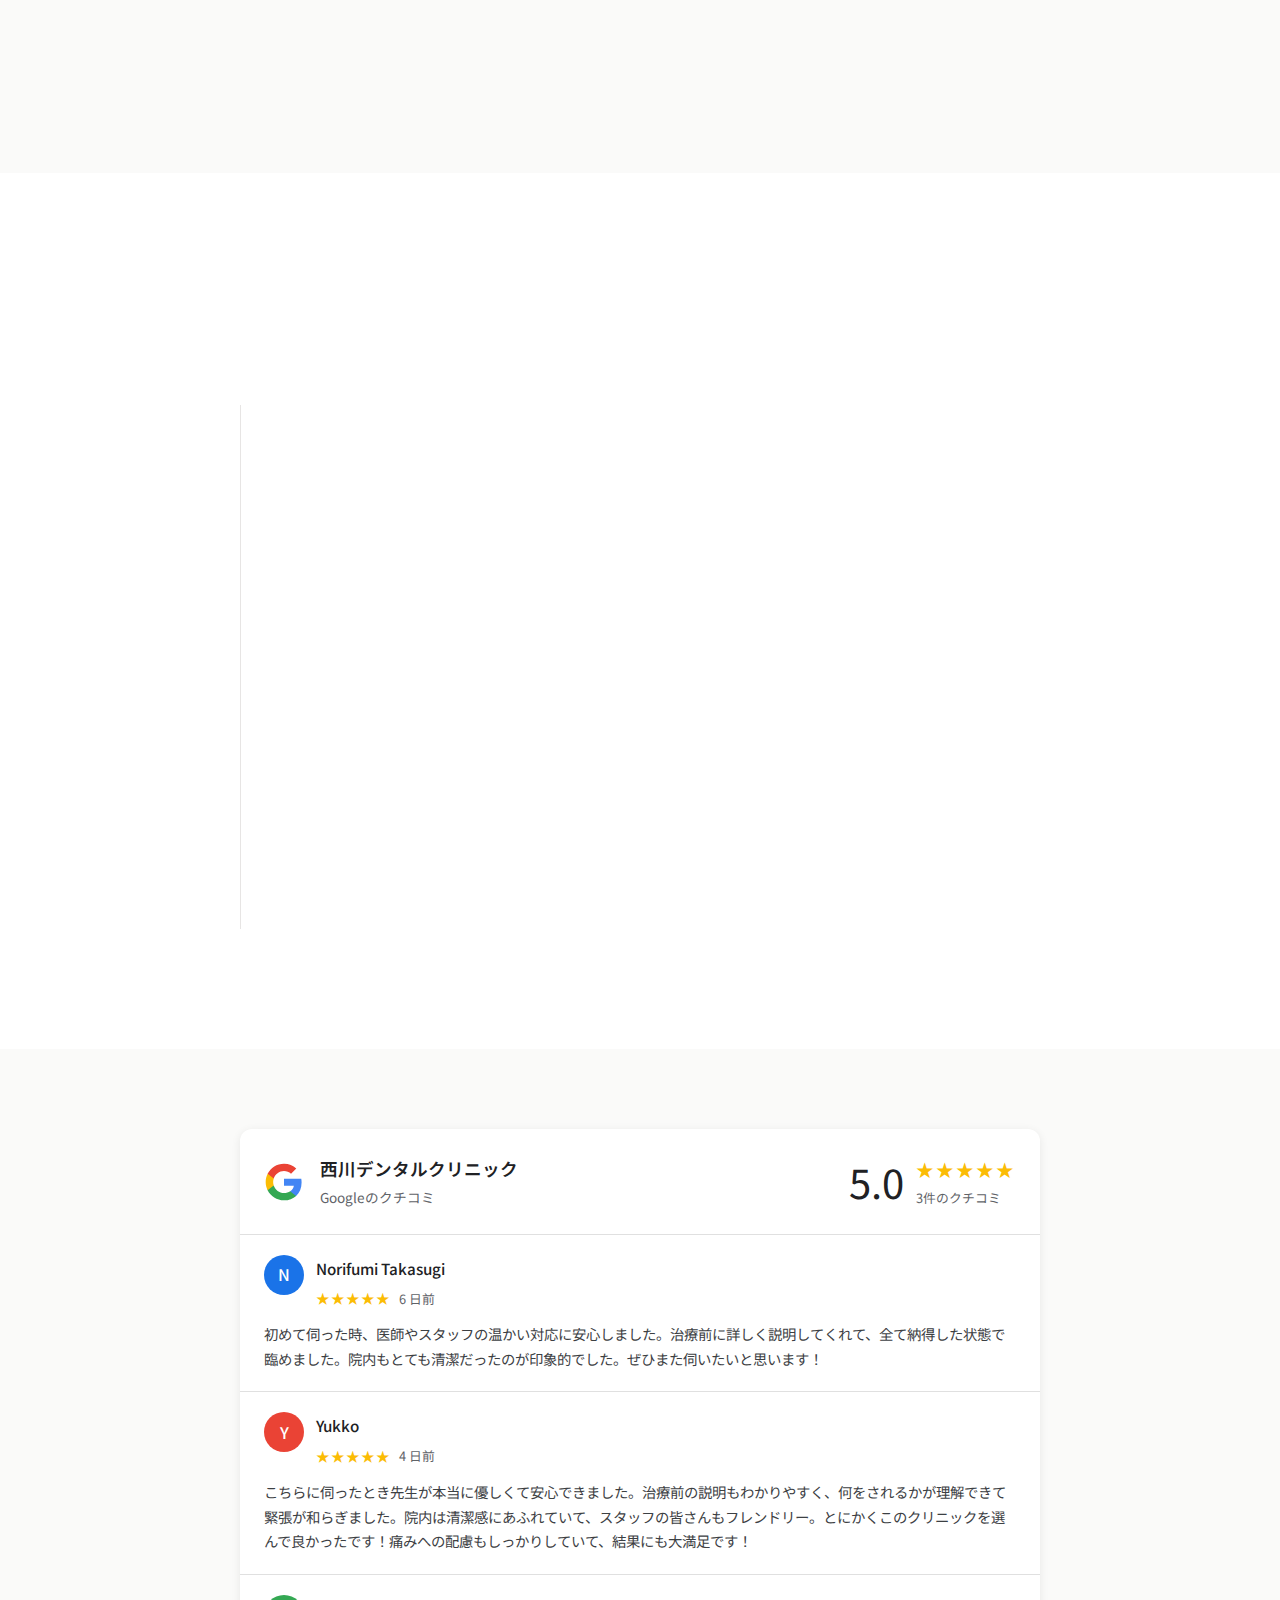
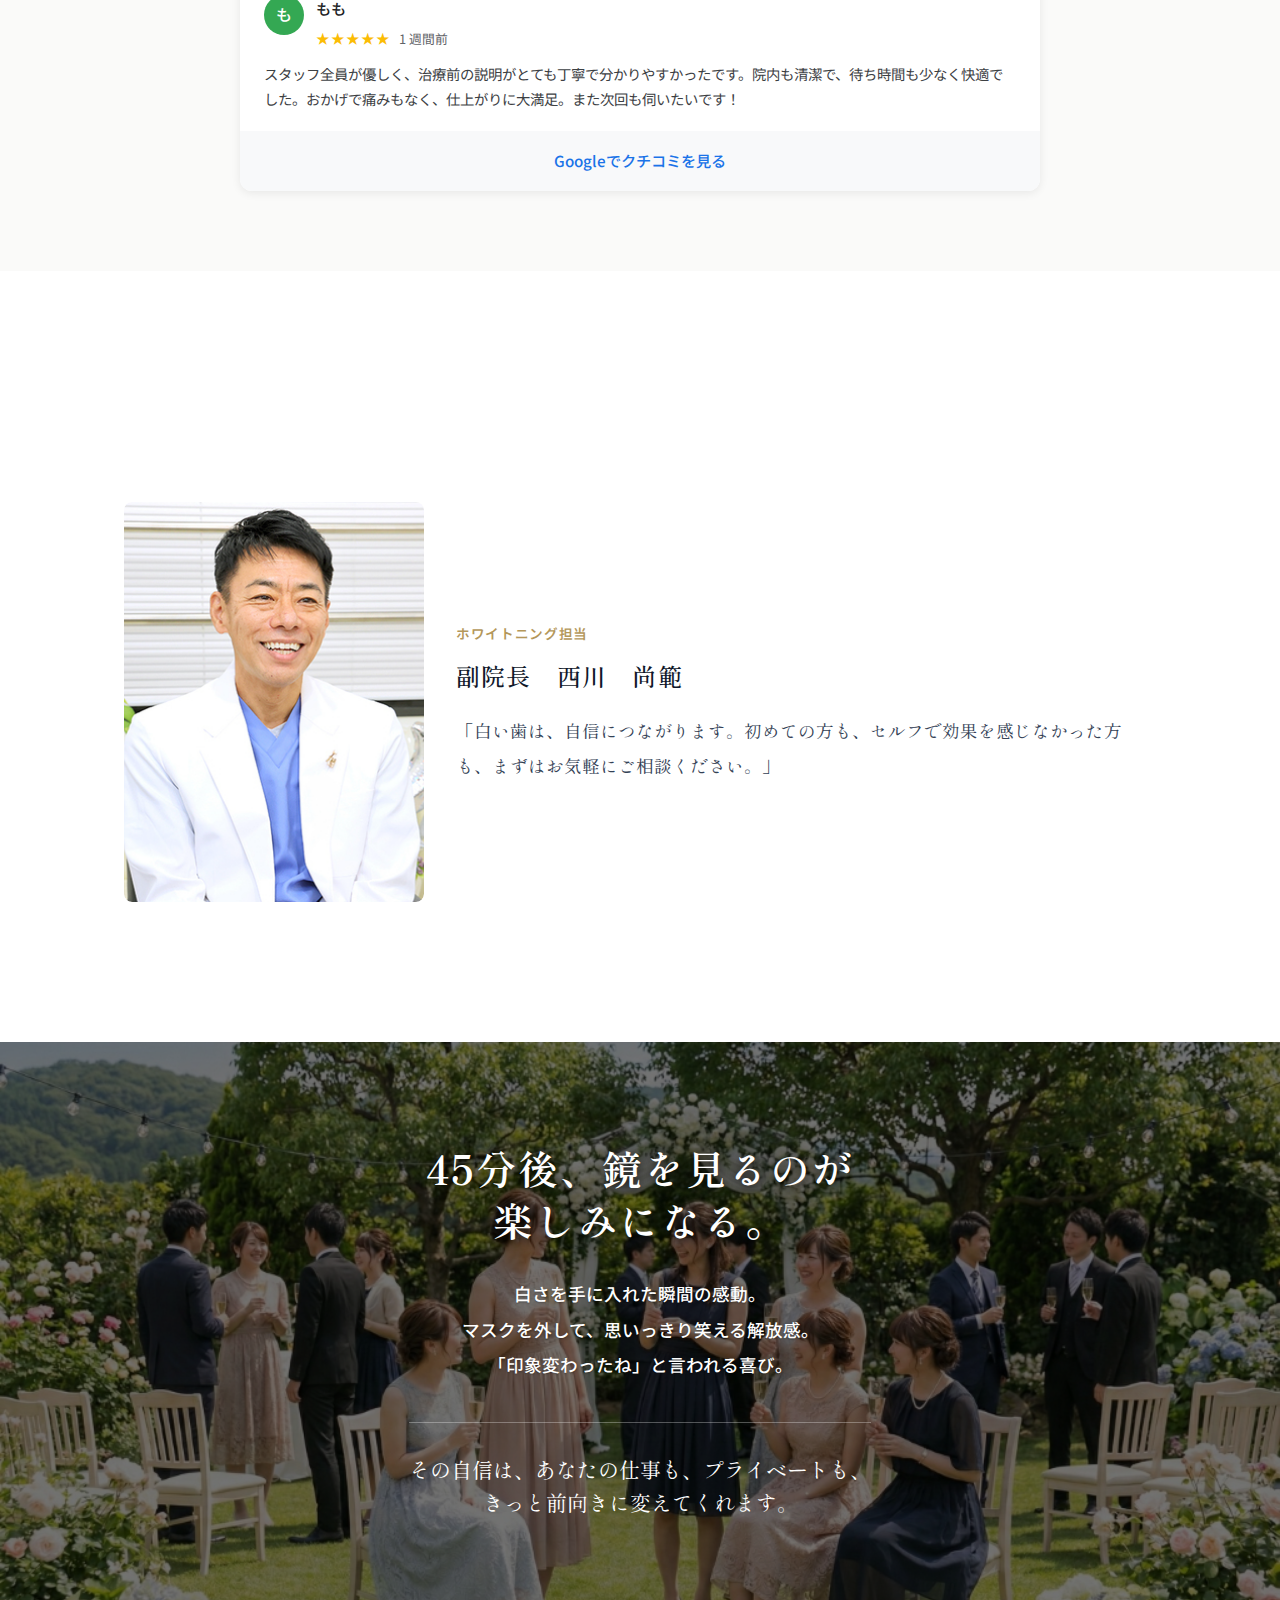
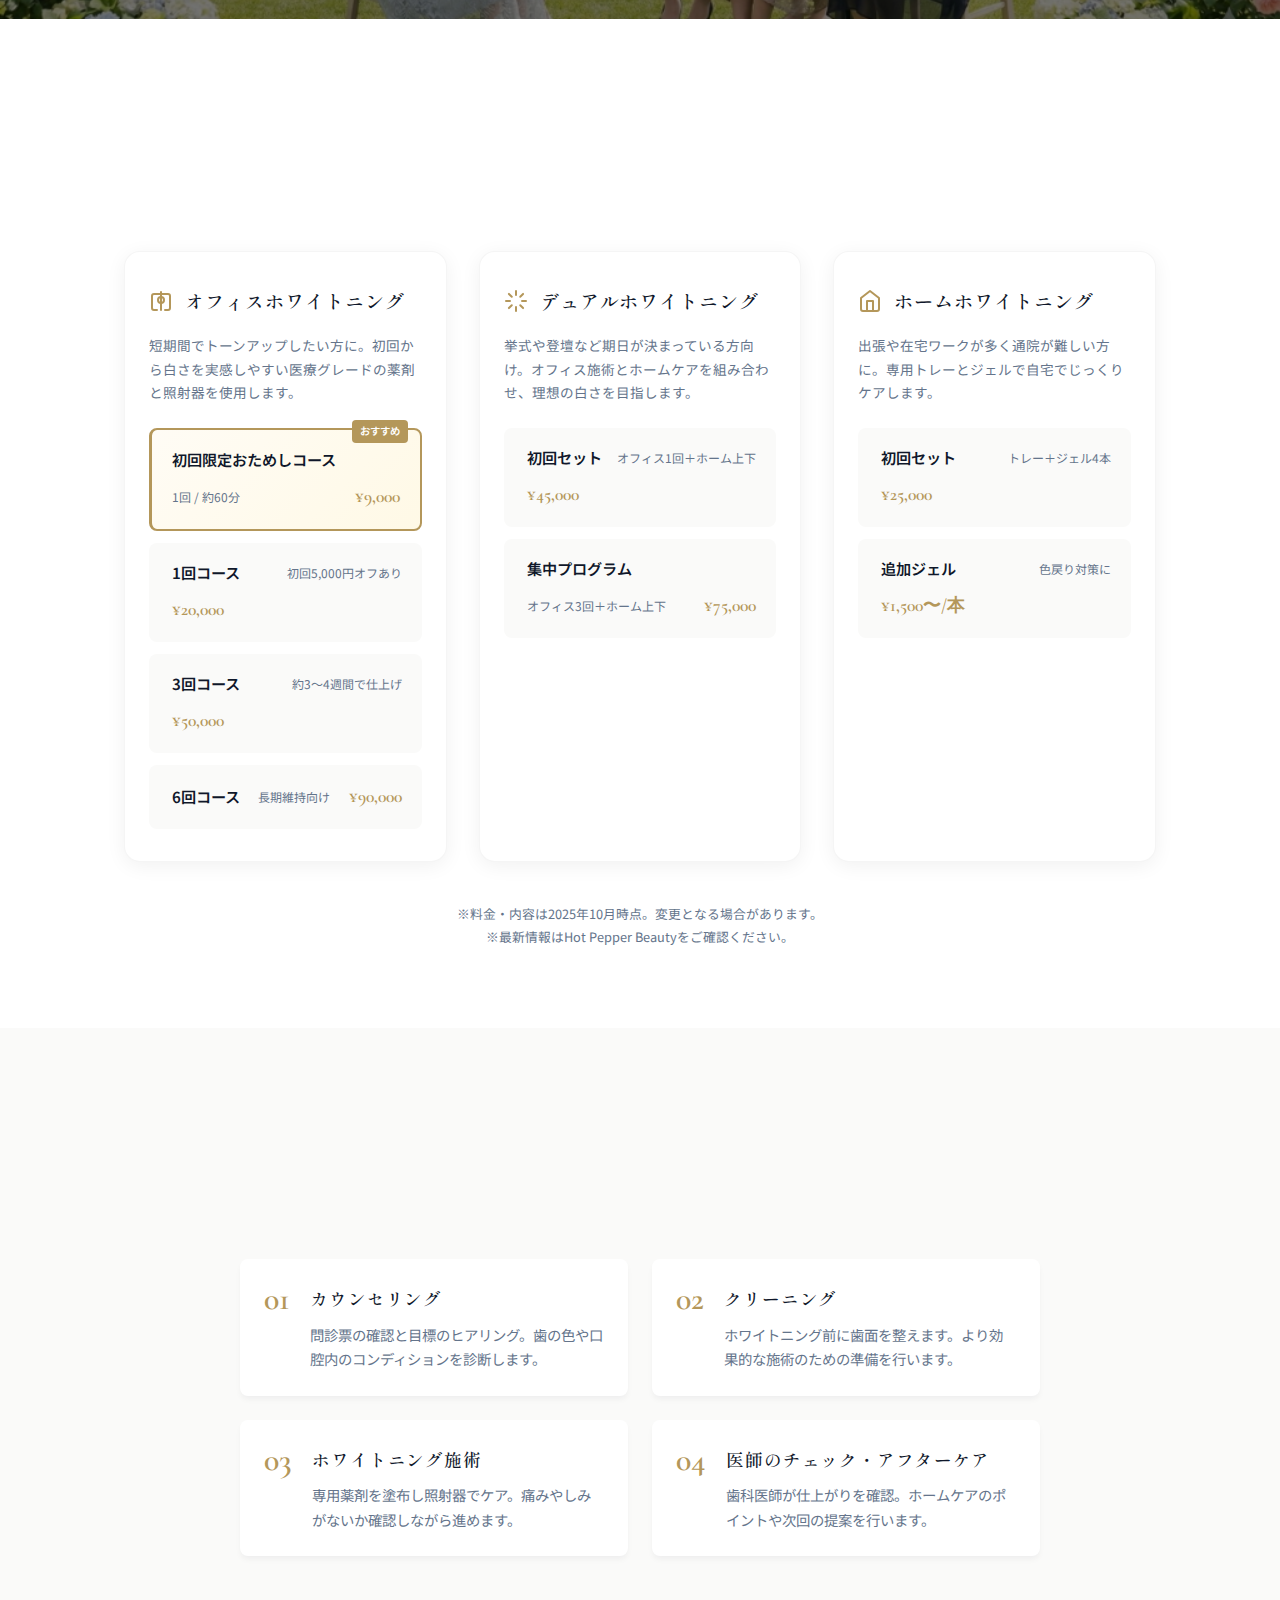
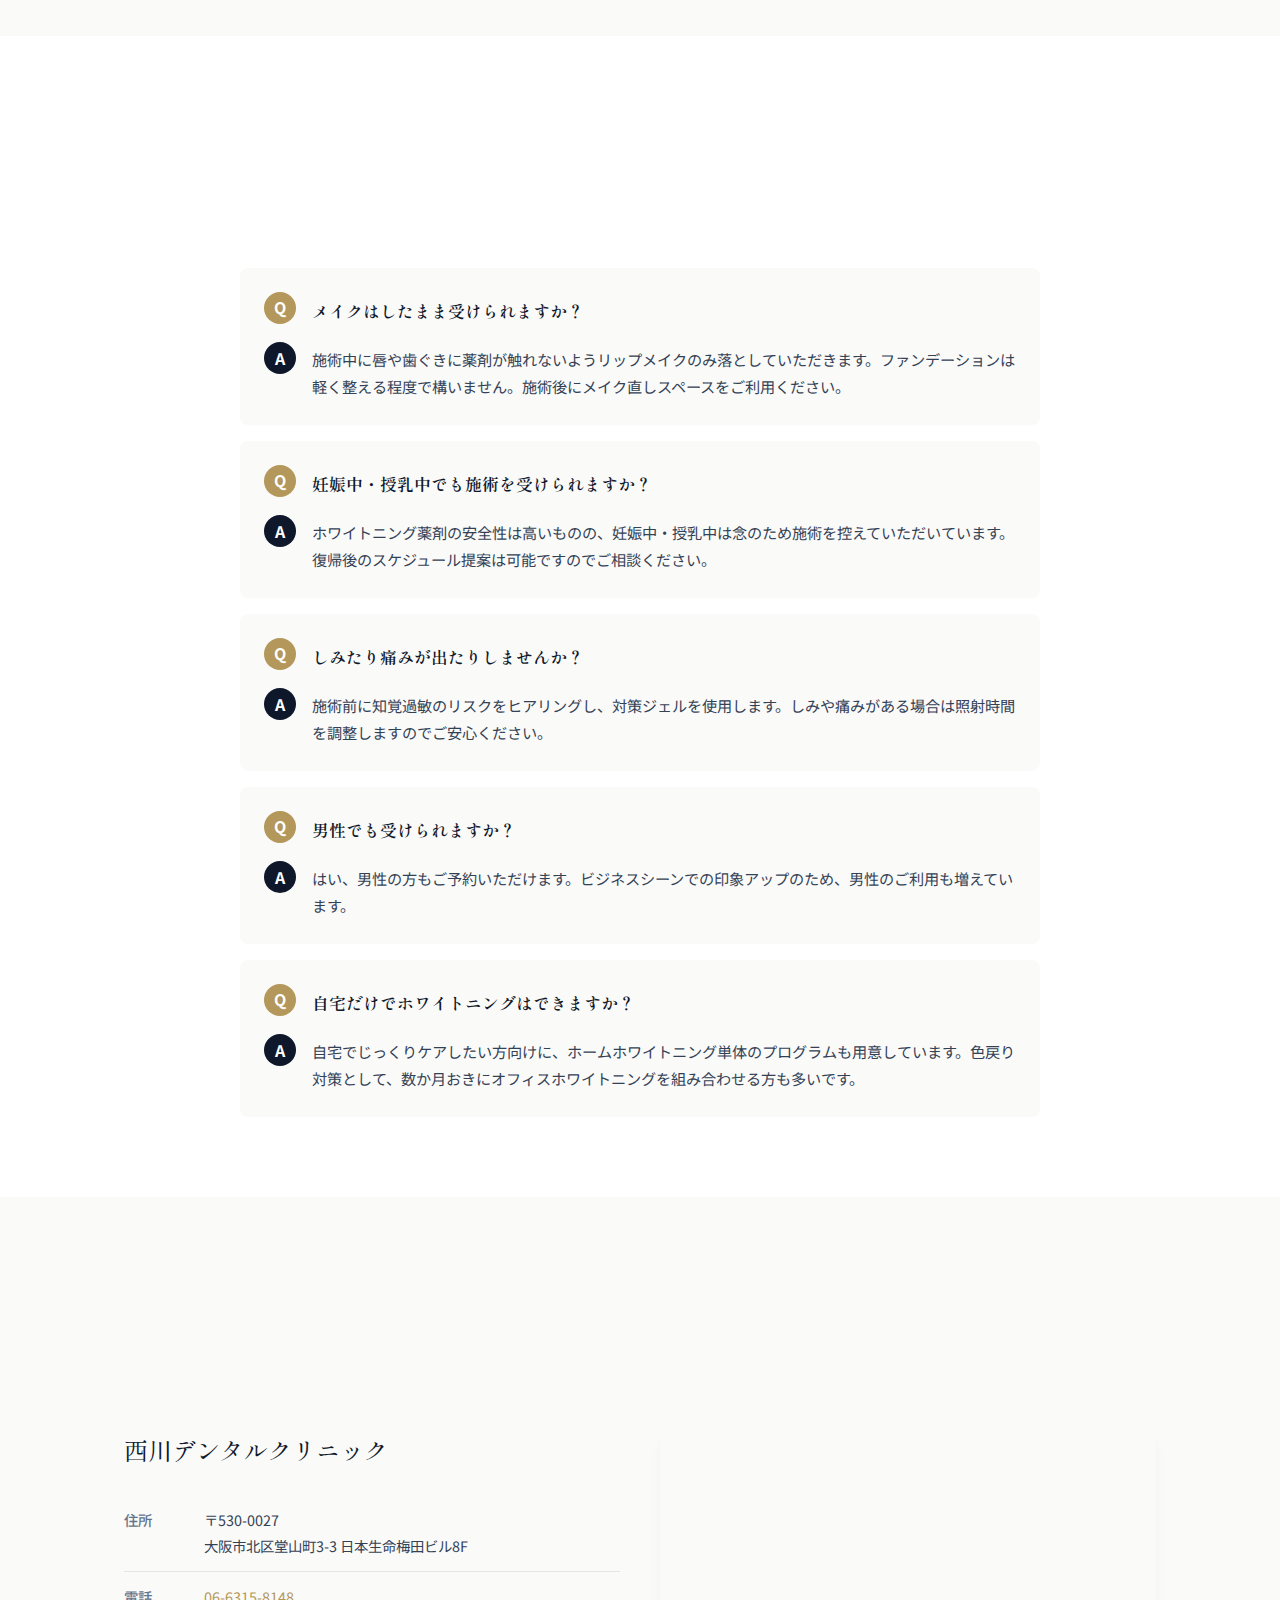
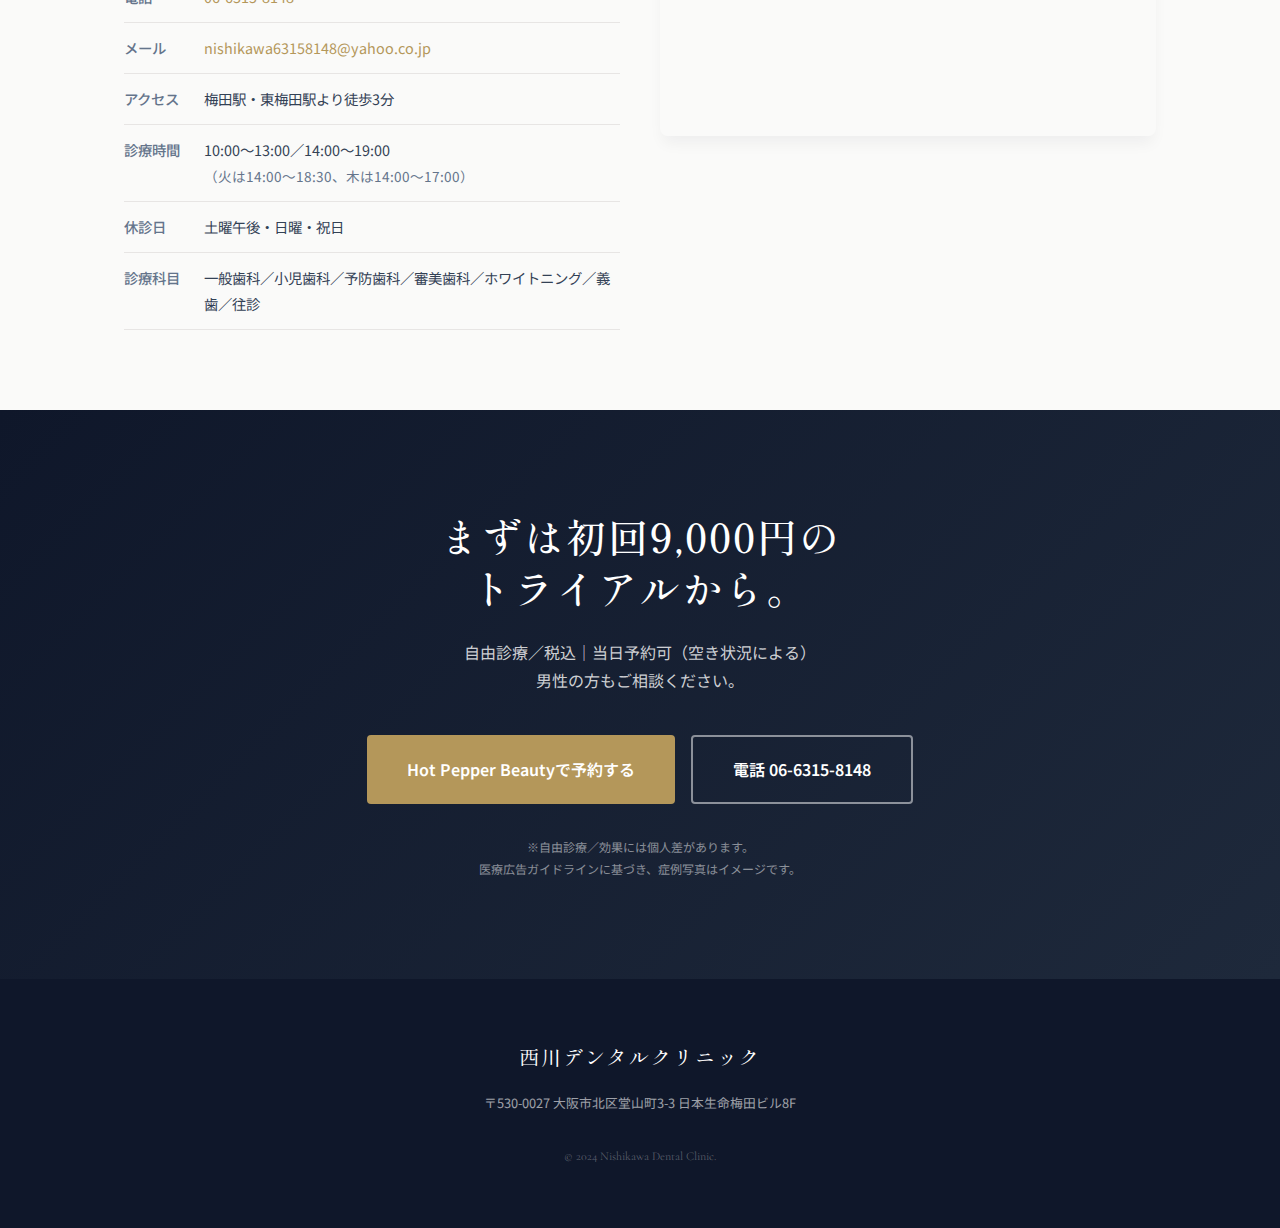
<file: lp/osaka_whitening/index.html>
<!DOCTYPE html>
<html lang="ja">

<head>
    <meta charset="UTF-8">
    <meta name="viewport" content="width=device-width, initial-scale=1.0">
    <title>梅田の医療ホワイトニング｜西川デンタルクリニック｜初回9,000円</title>
    <meta name="description" content="梅田駅徒歩3分。昼休み45分で完了する医療ホワイトニング。セルフで満足できなかった方へ、歯科医師が行う本物の漂白力を初回9,000円でお試しください。">
    <link rel="preconnect" href="https://fonts.googleapis.com">
    <link rel="preconnect" href="https://fonts.gstatic.com" crossorigin>
    <link
        href="https://fonts.googleapis.com/css2?family=Cormorant+Garamond:ital,wght@0,400;0,600;1,400&family=Noto+Sans+JP:wght@300;400;500;700&family=Shippori+Mincho:wght@400;500;600;700&display=swap"
        rel="stylesheet">
    <link rel="stylesheet" href="style.css">
    <script type="text/javascript">
        (function (c, l, a, r, i, t, y) {
            c[a] = c[a] || function () { (c[a].q = c[a].q || []).push(arguments) };
            t = l.createElement(r); t.async = 1; t.src = "https://www.clarity.ms/tag/" + i;
            y = l.getElementsByTagName(r)[0]; y.parentNode.insertBefore(t, y);
        })(window, document, "clarity", "script", "txssbet41v");
    </script>
    <!-- Meta Pixel Code -->
    <script>
        !function (f, b, e, v, n, t, s) {
            if (f.fbq) return; n = f.fbq = function () {
                n.callMethod ?
                n.callMethod.apply(n, arguments) : n.queue.push(arguments)
            };
            if (!f._fbq) f._fbq = n; n.push = n; n.loaded = !0; n.version = '2.0';
            n.queue = []; t = b.createElement(e); t.async = !0;
            t.src = v; s = b.getElementsByTagName(e)[0];
            s.parentNode.insertBefore(t, s)
        }(window, document, 'script',
            'https://connect.facebook.net/en_US/fbevents.js');
        fbq('init', '1642878313756521');
        fbq('track', 'PageView');
    </script>
    <noscript><img height="1" width="1" style="display:none"
            src="https://www.facebook.com/tr?id=1642878313756521&ev=PageView&noscript=1" /></noscript>
    <!-- End Meta Pixel Code -->
</head>

<body>
    <!-- フローティングCTA -->
    <div class="floating-cta">
        <a href="https://clinic.beauty.hotpepper.jp/H000754078/" target="_blank" rel="noopener noreferrer"
            onclick="if(typeof window!=='undefined'&&window.fbq){window.fbq('track','InitiateCheckout',{content_name:'Dental Reservation via HotPepper',content_category:'Dental Clinic',source:'lp_hotpepper_button'});}"
            class="floating-cta__btn floating-cta__btn--primary">
            <svg xmlns="http://www.w3.org/2000/svg" width="20" height="20" viewBox="0 0 24 24" fill="none"
                stroke="currentColor" stroke-width="2" stroke-linecap="round" stroke-linejoin="round">
                <rect x="3" y="4" width="18" height="18" rx="2" ry="2"></rect>
                <line x1="16" y1="2" x2="16" y2="6"></line>
                <line x1="8" y1="2" x2="8" y2="6"></line>
                <line x1="3" y1="10" x2="21" y2="10"></line>
            </svg>
            <span class="floating-cta__text">Hot Pepper予約</span>
        </a>
        <a href="tel:06-6315-8148" class="floating-cta__btn floating-cta__btn--secondary">
            <svg xmlns="http://www.w3.org/2000/svg" width="20" height="20" viewBox="0 0 24 24" fill="none"
                stroke="currentColor" stroke-width="2" stroke-linecap="round" stroke-linejoin="round">
                <path
                    d="M22 16.92v3a2 2 0 0 1-2.18 2 19.79 19.79 0 0 1-8.63-3.07 19.5 19.5 0 0 1-6-6 19.79 19.79 0 0 1-3.07-8.67A2 2 0 0 1 4.11 2h3a2 2 0 0 1 2 1.72 12.84 12.84 0 0 0 .7 2.81 2 2 0 0 1-.45 2.11L8.09 9.91a16 16 0 0 0 6 6l1.27-1.27a2 2 0 0 1 2.11-.45 12.84 12.84 0 0 0 2.81.7A2 2 0 0 1 22 16.92z">
                </path>
            </svg>
            <span class="floating-cta__text">電話予約</span>
        </a>
    </div>

    <!-- ヘッダー -->
    <header class="header">
        <div class="container header__inner">
            <div class="header__logo">
                <span class="header__logo-text">西川デンタルクリニック</span>
            </div>
            <div class="header__right">
                <span class="header__access sp-only-hide">梅田駅・東梅田駅 徒歩圏内</span>
                <a href="https://clinic.beauty.hotpepper.jp/H000754078/" target="_blank" rel="noopener noreferrer"
                    onclick="if(typeof window!=='undefined'&&window.fbq){window.fbq('track','InitiateCheckout',{content_name:'Dental Reservation via HotPepper',content_category:'Dental Clinic',source:'lp_hotpepper_button'});}"
                    class="header__tel">
                    Web予約
                </a>
            </div>
        </div>
    </header>

    <!-- ファーストビュー -->
    <section class="hero">
        <div class="container hero__inner">
            <div class="hero__content">
                <p class="hero__catch-sub">セルフで満足できなかった方へ。</p>
                <h1 class="hero__catch-main">これが、<br><span class="hero__catch-accent">医療の漂白力</span>です。</h1>
                <p class="hero__description">
                    梅田駅徒歩3分。昼休み45分で完了する<br class="sp-only">医療ホワイトニング
                </p>

                <div class="hero__price-box">
                    <div class="hero__price-label">初回限定</div>
                    <div class="hero__price">
                        <span class="hero__price-yen">¥</span>
                        <span class="hero__price-num">9,000</span>
                        <span class="hero__price-tax">（税込）</span>
                    </div>
                </div>

                <a href="#reservation" class="hero__cta">
                    <svg xmlns="http://www.w3.org/2000/svg" width="20" height="20" viewBox="0 0 24 24" fill="none"
                        stroke="currentColor" stroke-width="2" stroke-linecap="round" stroke-linejoin="round">
                        <rect x="3" y="4" width="18" height="18" rx="2" ry="2"></rect>
                        <line x1="16" y1="2" x2="16" y2="6"></line>
                        <line x1="8" y1="2" x2="8" y2="6"></line>
                        <line x1="3" y1="10" x2="21" y2="10"></line>
                    </svg>
                    <span class="hero__cta-text">今週の空き枠を確認する</span>
                </a>

                <ul class="hero__badges">
                    <li class="hero__badge">当日予約OK</li>
                    <li class="hero__badge">知覚過敏ケア付き</li>
                    <li class="hero__badge">痛みに配慮</li>
                </ul>
            </div>
            <div class="hero__image">
                <div class="hero__image-inner">
                    <img src="images/hero.png" alt="笑顔の女性" class="hero__img">
                </div>
            </div>
        </div>
    </section>

    <!-- [NEW] Empathy Section -->
    <section class="empathy">
        <div class="container empathy__inner">
            <h2 class="empathy__title">「もっと堂々と笑いたい」<br>そう思ったことはありませんか？</h2>
            <p class="empathy__text">
                集合写真で、つい口元を隠してしまう。<br>
                大事なプレゼンで、歯の色が気になって自信が持てない。<br>
                鏡を見るたび、「もう少し白ければ…」とため息をつく。
            </p>
            <p class="empathy__message">
                その悩みは、あなただけではありません。<br>
                そして、それはあなたのせいでもありません。
            </p>
        </div>
    </section>

    <!-- 3つの特徴バッジ -->
    <section class="features-bar">
        <div class="container features-bar__inner">
            <div class="features-bar__item">
                <div class="features-bar__icon">
                    <svg xmlns="http://www.w3.org/2000/svg" width="32" height="32" viewBox="0 0 24 24" fill="none"
                        stroke="currentColor" stroke-width="1.5" stroke-linecap="round" stroke-linejoin="round">
                        <circle cx="12" cy="12" r="10"></circle>
                        <polyline points="12 6 12 12 16 14"></polyline>
                    </svg>
                </div>
                <div class="features-bar__text">
                    <span class="features-bar__title">45分完結</span>
                    <span class="features-bar__desc">昼休みに終わる</span>
                </div>
            </div>
            <div class="features-bar__item">
                <div class="features-bar__icon">
                    <svg xmlns="http://www.w3.org/2000/svg" width="32" height="32" viewBox="0 0 24 24" fill="none"
                        stroke="currentColor" stroke-width="1.5" stroke-linecap="round" stroke-linejoin="round">
                        <path
                            d="M12 2.69l5.74 5.88-.66 7.84-5.08 3.94-5.08-3.94-.66-7.84L12 2.69zM12 22a9.94 9.94 0 0 0 10-10V5l-10-3L2 5v7a9.94 9.94 0 0 0 10 10z">
                        </path>
                    </svg>
                </div>
                <div class="features-bar__text">
                    <span class="features-bar__title">医療品質</span>
                    <span class="features-bar__desc">歯科医師が施術</span>
                </div>
            </div>
            <div class="features-bar__item">
                <div class="features-bar__icon">
                    <svg xmlns="http://www.w3.org/2000/svg" width="32" height="32" viewBox="0 0 24 24" fill="none"
                        stroke="currentColor" stroke-width="1.5" stroke-linecap="round" stroke-linejoin="round">
                        <path
                            d="M21 11.5a8.38 8.38 0 0 1-.9 3.8 8.5 8.5 0 0 1-7.6 4.7 8.38 8.38 0 0 1-3.8-.9L3 21l1.9-5.7a8.38 8.38 0 0 1-.9-3.8 8.5 8.5 0 0 1 4.7-7.6 8.38 8.38 0 0 1 3.8-.9h.5a8.48 8.48 0 0 1 8 8v.5z">
                        </path>
                    </svg>
                </div>
                <div class="features-bar__text">
                    <span class="features-bar__title">説明丁寧</span>
                    <span class="features-bar__desc">不安に全て答えます</span>
                </div>
            </div>
        </div>
    </section>

    <!-- こんなお悩みありませんか？ -->
    <section class="problems">
        <div class="container">
            <h2 class="section-title">
                <span class="section-title__sub">PROBLEMS</span>
                <span class="section-title__main">こんなお悩み、<br class="sp-only">ありませんか？</span>
            </h2>

            <ul class="problems__list">
                <li class="problems__item">
                    <span class="problems__check">
                        <svg xmlns="http://www.w3.org/2000/svg" width="24" height="24" viewBox="0 0 24 24" fill="none"
                            stroke="currentColor" stroke-width="2" stroke-linecap="round" stroke-linejoin="round">
                            <polyline points="20 6 9 17 4 12"></polyline>
                        </svg>
                    </span>
                    <span class="problems__text">「セルフホワイトニングに通ったけど、<br>期待したほど変わらなかった…」</span>
                </li>
                <li class="problems__item">
                    <span class="problems__check">
                        <svg xmlns="http://www.w3.org/2000/svg" width="24" height="24" viewBox="0 0 24 24" fill="none"
                            stroke="currentColor" stroke-width="2" stroke-linecap="round" stroke-linejoin="round">
                            <polyline points="20 6 9 17 4 12"></polyline>
                        </svg>
                    </span>
                    <span class="problems__text">「痛いのは怖い。<br>でも、効果がないのはもっと嫌だ」</span>
                </li>
                <li class="problems__item">
                    <span class="problems__check">
                        <svg xmlns="http://www.w3.org/2000/svg" width="24" height="24" viewBox="0 0 24 24" fill="none"
                            stroke="currentColor" stroke-width="2" stroke-linecap="round" stroke-linejoin="round">
                            <polyline points="20 6 9 17 4 12"></polyline>
                        </svg>
                    </span>
                    <span class="problems__text">「忙しい毎日。<br>何度も通う時間は、正直ない」</span>
                </li>
            </ul>

            <p class="problems__solution">
                そのお悩み、<br class="sp-only"><strong>西川デンタルクリニック</strong>が解決します
            </p>
        </div>
    </section>

    <!-- 医療とセルフの違い -->
    <section class="comparison">
        <div class="container">
            <h2 class="section-title">
                <span class="section-title__sub">MEDICAL vs SELF</span>
                <span class="section-title__main">あきらめるのはまだ早い。<br>「質」の違いを知ってください。</span>
            </h2>
            <p class="comparison__intro">
                「私の歯は白くならない」と思っていませんか？<br>
                それは、あなたの歯のせいではなく、<br class="sp-only">選んだ「方法」のせいかもしれません。
            </p>

            <div class="comparison__table-wrap">
                <table class="comparison__table">
                    <thead>
                        <tr>
                            <th class="comparison__th-label"></th>
                            <th class="comparison__th-self">セルフ<br>ホワイトニング</th>
                            <th class="comparison__th-medical">医療（当院）<br>ホワイトニング</th>
                        </tr>
                    </thead>
                    <tbody>
                        <tr>
                            <td class="comparison__label">薬剤濃度</td>
                            <td class="comparison__self">
                                <span class="comparison__value">低濃度</span>
                                <span class="comparison__note">（法律で制限）</span>
                            </td>
                            <td class="comparison__medical">
                                <span class="comparison__value comparison__value--strong">高濃度</span>
                                <span class="comparison__note">（医療機関のみ）</span>
                            </td>
                        </tr>
                        <tr>
                            <td class="comparison__label">作用</td>
                            <td class="comparison__self">
                                <span class="comparison__value">表面の汚れを<br>落とす</span>
                            </td>
                            <td class="comparison__medical">
                                <span class="comparison__value comparison__value--strong">歯の内部の<br>色素を分解</span>
                            </td>
                        </tr>
                        <tr>
                            <td class="comparison__label">効果</td>
                            <td class="comparison__self">
                                <span class="comparison__value">元の歯の色に<br>戻る程度</span>
                            </td>
                            <td class="comparison__medical">
                                <span class="comparison__value comparison__value--strong">元の歯より<br>白くなる</span>
                            </td>
                        </tr>
                    </tbody>
                </table>
            </div>
        </div>
    </section>

    <!-- 施術の流れ -->
    <section class="flow">
        <div class="container">
            <h2 class="section-title">
                <span class="section-title__sub">FLOW</span>
                <span class="section-title__main">施術の流れ</span>
            </h2>

            <div class="flow__timeline">
                <div class="flow__item">
                    <div class="flow__time">12:00</div>
                    <div class="flow__content">
                        <h3 class="flow__title">ご来院・受付</h3>
                        <p class="flow__text">梅田駅から徒歩3分。お昼休みにサッとお越しください。</p>
                    </div>
                </div>

                <div class="flow__item">
                    <div class="flow__time">12:05</div>
                    <div class="flow__content">
                        <h3 class="flow__title">カウンセリング</h3>
                        <p class="flow__text">現在の歯の状態を確認。ご不安な点は何でもお聞きください。</p>
                    </div>
                </div>

                <div class="flow__item">
                    <div class="flow__time">12:15</div>
                    <div class="flow__content">
                        <h3 class="flow__title">施術</h3>
                        <p class="flow__text">薬剤を塗布し、専用ライトを照射。リラックスしてお過ごしいただけます。</p>
                    </div>
                </div>

                <div class="flow__item flow__item--last">
                    <div class="flow__time">12:45</div>
                    <div class="flow__content">
                        <h3 class="flow__title">会計・終了</h3>
                        <p class="flow__text">午後イチの会議に間に合います。</p>
                    </div>
                </div>
            </div>
        </div>
    </section>

    <!-- Google口コミ -->
    <section class="google-reviews">
        <div class="container">
            <div class="google-reviews__wrapper">
                <div class="google-reviews__header">
                    <div class="google-reviews__brand">
                        <svg viewBox="0 0 24 24" width="40" height="40">
                            <path fill="#4285F4"
                                d="M22.56 12.25c0-.78-.07-1.53-.2-2.25H12v4.26h5.92c-.26 1.37-1.04 2.53-2.21 3.31v2.77h3.57c2.08-1.92 3.28-4.74 3.28-8.09z" />
                            <path fill="#34A853"
                                d="M12 23c2.97 0 5.46-.98 7.28-2.66l-3.57-2.77c-.98.66-2.23 1.06-3.71 1.06-2.86 0-5.29-1.93-6.16-4.53H2.18v2.84C3.99 20.53 7.7 23 12 23z" />
                            <path fill="#FBBC05"
                                d="M5.84 14.09c-.22-.66-.35-1.36-.35-2.09s.13-1.43.35-2.09V7.07H2.18C1.43 8.55 1 10.22 1 12s.43 3.45 1.18 4.93l2.85-2.22.81-.62z" />
                            <path fill="#EA4335"
                                d="M12 5.38c1.62 0 3.06.56 4.21 1.64l3.15-3.15C17.45 2.09 14.97 1 12 1 7.7 1 3.99 3.47 2.18 7.07l3.66 2.84c.87-2.6 3.3-4.53 6.16-4.53z" />
                        </svg>
                        <div class="google-reviews__brand-text">
                            <span class="google-reviews__brand-title">西川デンタルクリニック</span>
                            <span class="google-reviews__brand-sub">Googleのクチコミ</span>
                        </div>
                    </div>
                    <div class="google-reviews__summary">
                        <div class="google-reviews__score">5.0</div>
                        <div class="google-reviews__stars-wrap">
                            <div class="google-reviews__stars">★★★★★</div>
                            <span class="google-reviews__count">3件のクチコミ</span>
                        </div>
                    </div>
                </div>

                <div class="google-reviews__list">
                    <div class="google-reviews__item">
                        <div class="google-reviews__item-header">
                            <div class="google-reviews__avatar" style="background:#1a73e8;">N</div>
                            <div class="google-reviews__user">
                                <span class="google-reviews__name">Norifumi Takasugi</span>
                                <div class="google-reviews__meta">
                                    <span class="google-reviews__item-stars">★★★★★</span>
                                    <span class="google-reviews__date">6 日前</span>
                                </div>
                            </div>
                        </div>
                        <p class="google-reviews__text">
                            初めて伺った時、医師やスタッフの温かい対応に安心しました。治療前に詳しく説明してくれて、全て納得した状態で臨めました。院内もとても清潔だったのが印象的でした。ぜひまた伺いたいと思います！
                        </p>
                    </div>

                    <div class="google-reviews__item">
                        <div class="google-reviews__item-header">
                            <div class="google-reviews__avatar" style="background:#ea4335;">Y</div>
                            <div class="google-reviews__user">
                                <span class="google-reviews__name">Yukko</span>
                                <div class="google-reviews__meta">
                                    <span class="google-reviews__item-stars">★★★★★</span>
                                    <span class="google-reviews__date">4 日前</span>
                                </div>
                            </div>
                        </div>
                        <p class="google-reviews__text">
                            こちらに伺ったとき先生が本当に優しくて安心できました。治療前の説明もわかりやすく、何をされるかが理解できて緊張が和らぎました。院内は清潔感にあふれていて、スタッフの皆さんもフレンドリー。とにかくこのクリニックを選んで良かったです！痛みへの配慮もしっかりしていて、結果にも大満足です！
                        </p>
                    </div>

                    <div class="google-reviews__item">
                        <div class="google-reviews__item-header">
                            <div class="google-reviews__avatar" style="background:#34a853;">も</div>
                            <div class="google-reviews__user">
                                <span class="google-reviews__name">もも</span>
                                <div class="google-reviews__meta">
                                    <span class="google-reviews__item-stars">★★★★★</span>
                                    <span class="google-reviews__date">1 週間前</span>
                                </div>
                            </div>
                        </div>
                        <p class="google-reviews__text">
                            スタッフ全員が優しく、治療前の説明がとても丁寧で分かりやすかったです。院内も清潔で、待ち時間も少なく快適でした。おかげで痛みもなく、仕上がりに大満足。また次回も伺いたいです！
                        </p>
                    </div>
                </div>

                <a href="https://www.google.com/search?sca_esv=a78ec5d9f3c69526&pws=0&cs=0&sxsrf=AE3TifO5CxrrER7fnuFC2GG1riKWmUYA4w:1765184502934&si=AMgyJEuzsz2NflaaWzrzdpjxXXRaJ2hfdMsbe_mSWso6src8s7A-Wf69yRNDXUPQ0lGzZBP1dg6MQRCEq_GUJck_-SFomRS-3m7_KBmbJElmjbysrYpu4NM-Za2yS6eVPmZlIfVTXYtG3tMSDR_Pkzy1oCfZdNmOWQ9eC9neCBJL6eyVjkzLAI8%3D&q=%E8%A5%BF%E5%B7%9D%E3%83%87%E3%83%B3%E3%82%BF%E3%83%AB%E3%82%AF%E3%83%AA%E3%83%8B%E3%83%83%E3%82%AF+%E3%82%AF%E3%83%81%E3%82%B3%E3%83%9F"
                    target="_blank" class="google-reviews__cta">
                    Googleでクチコミを見る
                </a>
            </div>
        </div>
    </section>

    <!-- スタッフ紹介 -->
    <section class="staff">
        <div class="container">
            <h2 class="section-title">
                <span class="section-title__sub">STAFF</span>
                <span class="section-title__main">スタッフ紹介</span>
            </h2>

            <div class="staff__director">
                <div class="staff__director-img">
                    <img src="images/vice_director.png" alt="副院長 西川 尚範"
                        style="width:100%; height:100%; object-fit:cover; border-radius:8px;">
                </div>
                <div class="staff__director-info">
                    <p class="staff__director-role">ホワイトニング担当</p>
                    <h3 class="staff__director-name">副院長　西川　尚範</h3>
                    <p class="staff__director-message">
                        「白い歯は、自信につながります。初めての方も、セルフで効果を感じなかった方も、まずはお気軽にご相談ください。」
                    </p>
                </div>
            </div>
        </div>
    </section>

    <!-- [NEW] Future Section -->
    <section class="future">
        <div class="container future__inner">
            <h2 class="future__title">45分後、鏡を見るのが<br>楽しみになる。</h2>
            <p class="future__text">
                白さを手に入れた瞬間の感動。<br>
                マスクを外して、思いっきり笑える解放感。<br>
                「印象変わったね」と言われる喜び。
            </p>
            <p class="future__sub">
                その自信は、あなたの仕事も、プライベートも、<br>
                きっと前向きに変えてくれます。
            </p>
        </div>
    </section>

    <!-- 料金一覧 -->
    <section class="pricing-full" id="pricing">
        <div class="container">
            <h2 class="section-title">
                <span class="section-title__sub">PRICE</span>
                <span class="section-title__main">料金一覧（自由診療・税込）</span>
            </h2>

            <div class="pricing-full__grid">
                <!-- オフィスホワイトニング -->
                <div class="pricing-full__category">
                    <h3 class="pricing-full__category-title">
                        <span class="pricing-full__category-icon">
                            <svg xmlns="http://www.w3.org/2000/svg" width="24" height="24" viewBox="0 0 24 24"
                                fill="none" stroke="currentColor" stroke-width="2" stroke-linecap="round"
                                stroke-linejoin="round">
                                <path d="M12 3v18" />
                                <path d="M8 21H5a2 2 0 0 1-2-2V7a2 2 0 0 1 2-2h14a2 2 0 0 1 2 2v12a2 2 0 0 1-2 2h-3" />
                                <circle cx="12" cy="11" r="3" />
                            </svg>
                        </span>
                        オフィスホワイトニング
                    </h3>
                    <p class="pricing-full__category-desc">短期間でトーンアップしたい方に。初回から白さを実感しやすい医療グレードの薬剤と照射器を使用します。</p>
                    <ul class="pricing-full__list">
                        <li class="pricing-full__item pricing-full__item--highlight">
                            <span class="pricing-full__item-name">初回限定おためしコース</span>
                            <span class="pricing-full__item-detail">1回 / 約60分</span>
                            <span class="pricing-full__item-price">¥9,000</span>
                        </li>
                        <li class="pricing-full__item">
                            <span class="pricing-full__item-name">1回コース</span>
                            <span class="pricing-full__item-detail">初回5,000円オフあり</span>
                            <span class="pricing-full__item-price">¥20,000</span>
                        </li>
                        <li class="pricing-full__item">
                            <span class="pricing-full__item-name">3回コース</span>
                            <span class="pricing-full__item-detail">約3〜4週間で仕上げ</span>
                            <span class="pricing-full__item-price">¥50,000</span>
                        </li>
                        <li class="pricing-full__item">
                            <span class="pricing-full__item-name">6回コース</span>
                            <span class="pricing-full__item-detail">長期維持向け</span>
                            <span class="pricing-full__item-price">¥90,000</span>
                        </li>
                    </ul>
                </div>

                <!-- デュアルホワイトニング -->
                <div class="pricing-full__category">
                    <h3 class="pricing-full__category-title">
                        <span class="pricing-full__category-icon">
                            <svg xmlns="http://www.w3.org/2000/svg" width="24" height="24" viewBox="0 0 24 24"
                                fill="none" stroke="currentColor" stroke-width="2" stroke-linecap="round"
                                stroke-linejoin="round">
                                <path d="M12 2v4" />
                                <path d="M12 18v4" />
                                <path d="m4.93 4.93 2.83 2.83" />
                                <path d="m16.24 16.24 2.83 2.83" />
                                <path d="M2 12h4" />
                                <path d="M18 12h4" />
                                <path d="m4.93 19.07 2.83-2.83" />
                                <path d="m16.24 7.76 2.83-2.83" />
                            </svg>
                        </span>
                        デュアルホワイトニング
                    </h3>
                    <p class="pricing-full__category-desc">挙式や登壇など期日が決まっている方向け。オフィス施術とホームケアを組み合わせ、理想の白さを目指します。</p>
                    <ul class="pricing-full__list">
                        <li class="pricing-full__item">
                            <span class="pricing-full__item-name">初回セット</span>
                            <span class="pricing-full__item-detail">オフィス1回＋ホーム上下</span>
                            <span class="pricing-full__item-price">¥45,000</span>
                        </li>
                        <li class="pricing-full__item">
                            <span class="pricing-full__item-name">集中プログラム</span>
                            <span class="pricing-full__item-detail">オフィス3回＋ホーム上下</span>
                            <span class="pricing-full__item-price">¥75,000</span>
                        </li>
                    </ul>
                </div>

                <!-- ホームホワイトニング -->
                <div class="pricing-full__category">
                    <h3 class="pricing-full__category-title">
                        <span class="pricing-full__category-icon">
                            <svg xmlns="http://www.w3.org/2000/svg" width="24" height="24" viewBox="0 0 24 24"
                                fill="none" stroke="currentColor" stroke-width="2" stroke-linecap="round"
                                stroke-linejoin="round">
                                <path d="m3 9 9-7 9 7v11a2 2 0 0 1-2 2H5a2 2 0 0 1-2-2z" />
                                <polyline points="9 22 9 12 15 12 15 22" />
                            </svg>
                        </span>
                        ホームホワイトニング
                    </h3>
                    <p class="pricing-full__category-desc">出張や在宅ワークが多く通院が難しい方に。専用トレーとジェルで自宅でじっくりケアします。</p>
                    <ul class="pricing-full__list">
                        <li class="pricing-full__item">
                            <span class="pricing-full__item-name">初回セット</span>
                            <span class="pricing-full__item-detail">トレー＋ジェル4本</span>
                            <span class="pricing-full__item-price">¥25,000</span>
                        </li>
                        <li class="pricing-full__item">
                            <span class="pricing-full__item-name">追加ジェル</span>
                            <span class="pricing-full__item-detail">色戻り対策に</span>
                            <span class="pricing-full__item-price">¥1,500〜/本</span>
                        </li>
                    </ul>
                </div>
            </div>

            <p class="pricing-full__note">
                ※料金・内容は2025年10月時点。変更となる場合があります。<br>
                ※最新情報はHot Pepper Beautyをご確認ください。
            </p>
        </div>
    </section>

    <!-- 当日の流れ -->
    <section class="day-flow">
        <div class="container">
            <h2 class="section-title">
                <span class="section-title__sub">DAY FLOW</span>
                <span class="section-title__main">当日の流れ</span>
            </h2>

            <div class="day-flow__steps">
                <div class="day-flow__step">
                    <div class="day-flow__step-num">01</div>
                    <div class="day-flow__step-content">
                        <h3 class="day-flow__step-title">カウンセリング</h3>
                        <p class="day-flow__step-text">問診票の確認と目標のヒアリング。歯の色や口腔内のコンディションを診断します。</p>
                    </div>
                </div>
                <div class="day-flow__step">
                    <div class="day-flow__step-num">02</div>
                    <div class="day-flow__step-content">
                        <h3 class="day-flow__step-title">クリーニング</h3>
                        <p class="day-flow__step-text">ホワイトニング前に歯面を整えます。より効果的な施術のための準備を行います。</p>
                    </div>
                </div>
                <div class="day-flow__step">
                    <div class="day-flow__step-num">03</div>
                    <div class="day-flow__step-content">
                        <h3 class="day-flow__step-title">ホワイトニング施術</h3>
                        <p class="day-flow__step-text">専用薬剤を塗布し照射器でケア。痛みやしみがないか確認しながら進めます。</p>
                    </div>
                </div>
                <div class="day-flow__step">
                    <div class="day-flow__step-num">04</div>
                    <div class="day-flow__step-content">
                        <h3 class="day-flow__step-title">医師のチェック・アフターケア</h3>
                        <p class="day-flow__step-text">歯科医師が仕上がりを確認。ホームケアのポイントや次回の提案を行います。</p>
                    </div>
                </div>
            </div>
        </div>
    </section>

    <!-- FAQ -->
    <section class="faq" id="faq">
        <div class="container">
            <h2 class="section-title">
                <span class="section-title__sub">FAQ</span>
                <span class="section-title__main">よくあるご質問</span>
            </h2>

            <div class="faq__list">
                <div class="faq__item">
                    <div class="faq__question">
                        <span class="faq__q-icon">Q</span>
                        <span class="faq__q-text">メイクはしたまま受けられますか？</span>
                    </div>
                    <div class="faq__answer">
                        <span class="faq__a-icon">A</span>
                        <p class="faq__a-text">
                            施術中に唇や歯ぐきに薬剤が触れないようリップメイクのみ落としていただきます。ファンデーションは軽く整える程度で構いません。施術後にメイク直しスペースをご利用ください。</p>
                    </div>
                </div>

                <div class="faq__item">
                    <div class="faq__question">
                        <span class="faq__q-icon">Q</span>
                        <span class="faq__q-text">妊娠中・授乳中でも施術を受けられますか？</span>
                    </div>
                    <div class="faq__answer">
                        <span class="faq__a-icon">A</span>
                        <p class="faq__a-text">
                            ホワイトニング薬剤の安全性は高いものの、妊娠中・授乳中は念のため施術を控えていただいています。復帰後のスケジュール提案は可能ですのでご相談ください。</p>
                    </div>
                </div>

                <div class="faq__item">
                    <div class="faq__question">
                        <span class="faq__q-icon">Q</span>
                        <span class="faq__q-text">しみたり痛みが出たりしませんか？</span>
                    </div>
                    <div class="faq__answer">
                        <span class="faq__a-icon">A</span>
                        <p class="faq__a-text">施術前に知覚過敏のリスクをヒアリングし、対策ジェルを使用します。しみや痛みがある場合は照射時間を調整しますのでご安心ください。</p>
                    </div>
                </div>

                <div class="faq__item">
                    <div class="faq__question">
                        <span class="faq__q-icon">Q</span>
                        <span class="faq__q-text">男性でも受けられますか？</span>
                    </div>
                    <div class="faq__answer">
                        <span class="faq__a-icon">A</span>
                        <p class="faq__a-text">はい、男性の方もご予約いただけます。ビジネスシーンでの印象アップのため、男性のご利用も増えています。</p>
                    </div>
                </div>

                <div class="faq__item">
                    <div class="faq__question">
                        <span class="faq__q-icon">Q</span>
                        <span class="faq__q-text">自宅だけでホワイトニングはできますか？</span>
                    </div>
                    <div class="faq__answer">
                        <span class="faq__a-icon">A</span>
                        <p class="faq__a-text">
                            自宅でじっくりケアしたい方向けに、ホームホワイトニング単体のプログラムも用意しています。色戻り対策として、数か月おきにオフィスホワイトニングを組み合わせる方も多いです。</p>
                    </div>
                </div>
            </div>
        </div>
    </section>

    <!-- 診療情報・アクセス -->
    <section class="access" id="access">
        <div class="container">
            <h2 class="section-title">
                <span class="section-title__sub">ACCESS</span>
                <span class="section-title__main">診療情報・アクセス</span>
            </h2>

            <div class="access__grid">
                <div class="access__info">
                    <div class="access__clinic-name">西川デンタルクリニック</div>
                    <table class="access__table">
                        <tr>
                            <th>住所</th>
                            <td>〒530-0027<br>大阪市北区堂山町3-3 日本生命梅田ビル8F</td>
                        </tr>
                        <tr>
                            <th>電話</th>
                            <td><a href="tel:06-6315-8148">06-6315-8148</a></td>
                        </tr>
                        <tr>
                            <th>メール</th>
                            <td><a href="mailto:nishikawa63158148@yahoo.co.jp">nishikawa63158148@yahoo.co.jp</a></td>
                        </tr>
                        <tr>
                            <th>アクセス</th>
                            <td>梅田駅・東梅田駅より徒歩3分</td>
                        </tr>
                        <tr>
                            <th>診療時間</th>
                            <td>
                                10:00〜13:00／14:00〜19:00<br>
                                <span
                                    style="font-size:0.85rem; color:var(--text-light);">（火は14:00〜18:30、木は14:00〜17:00）</span>
                            </td>
                        </tr>
                        <tr>
                            <th>休診日</th>
                            <td>土曜午後・日曜・祝日</td>
                        </tr>
                        <tr>
                            <th>診療科目</th>
                            <td>一般歯科／小児歯科／予防歯科／審美歯科／ホワイトニング／義歯／往診</td>
                        </tr>
                    </table>
                </div>
                <div class="access__map">
                    <iframe
                        src="https://www.google.com/maps/embed?pb=!1m18!1m12!1m3!1d3280.0!2d135.5014!3d34.7058!2m3!1f0!2f0!3f0!3m2!1i1024!2i768!4f13.1!3m3!1m2!1s0x6000e6d5a9d3a8e1%3A0x8f5e3c7d9a6b2f4e!2z5pel5pys55Sf5ZG95qKF55Sw44OT44Or!5e0!3m2!1sja!2sjp!4v1702000000000!5m2!1sja!2sjp"
                        width="100%" height="300" style="border:0; border-radius: 8px;" allowfullscreen=""
                        loading="lazy" referrerpolicy="no-referrer-when-downgrade">
                    </iframe>
                </div>
            </div>
        </div>
    </section>

    <!-- クロージング -->
    <section class="closing">
        <div class="container closing__inner">
            <h2 class="closing__title">まずは初回9,000円の<br>トライアルから。</h2>
            <p class="closing__text">
                自由診療／税込｜当日予約可（空き状況による）<br>
                男性の方もご相談ください。
            </p>
            <div class="closing__buttons">
                <a href="https://clinic.beauty.hotpepper.jp/H000754078/" target="_blank" rel="noopener noreferrer"
                    onclick="if(typeof window!=='undefined'&&window.fbq){window.fbq('track','InitiateCheckout',{content_name:'Dental Reservation via HotPepper',content_category:'Dental Clinic',source:'lp_hotpepper_button'});}"
                    class="closing__btn closing__btn--primary">
                    <span>Hot Pepper Beautyで予約する</span>
                </a>
                <a href="tel:06-6315-8148" class="closing__btn closing__btn--secondary">
                    <span>電話 06-6315-8148</span>
                </a>
            </div>
            <p class="closing__note">
                ※自由診療／効果には個人差があります。<br>
                医療広告ガイドラインに基づき、症例写真はイメージです。
            </p>
        </div>
    </section>

    <!-- フッター -->
    <footer class="footer">
        <div class="container">
            <div class="footer__logo">西川デンタルクリニック</div>
            <p class="footer__address">
                〒530-0027 大阪市北区堂山町3-3 日本生命梅田ビル8F
            </p>
            <p class="footer__copyright">
                © 2024 Nishikawa Dental Clinic.
            </p>
        </div>
    </footer>

    <script src="script.js"></script>
</body>

</html>
</file>
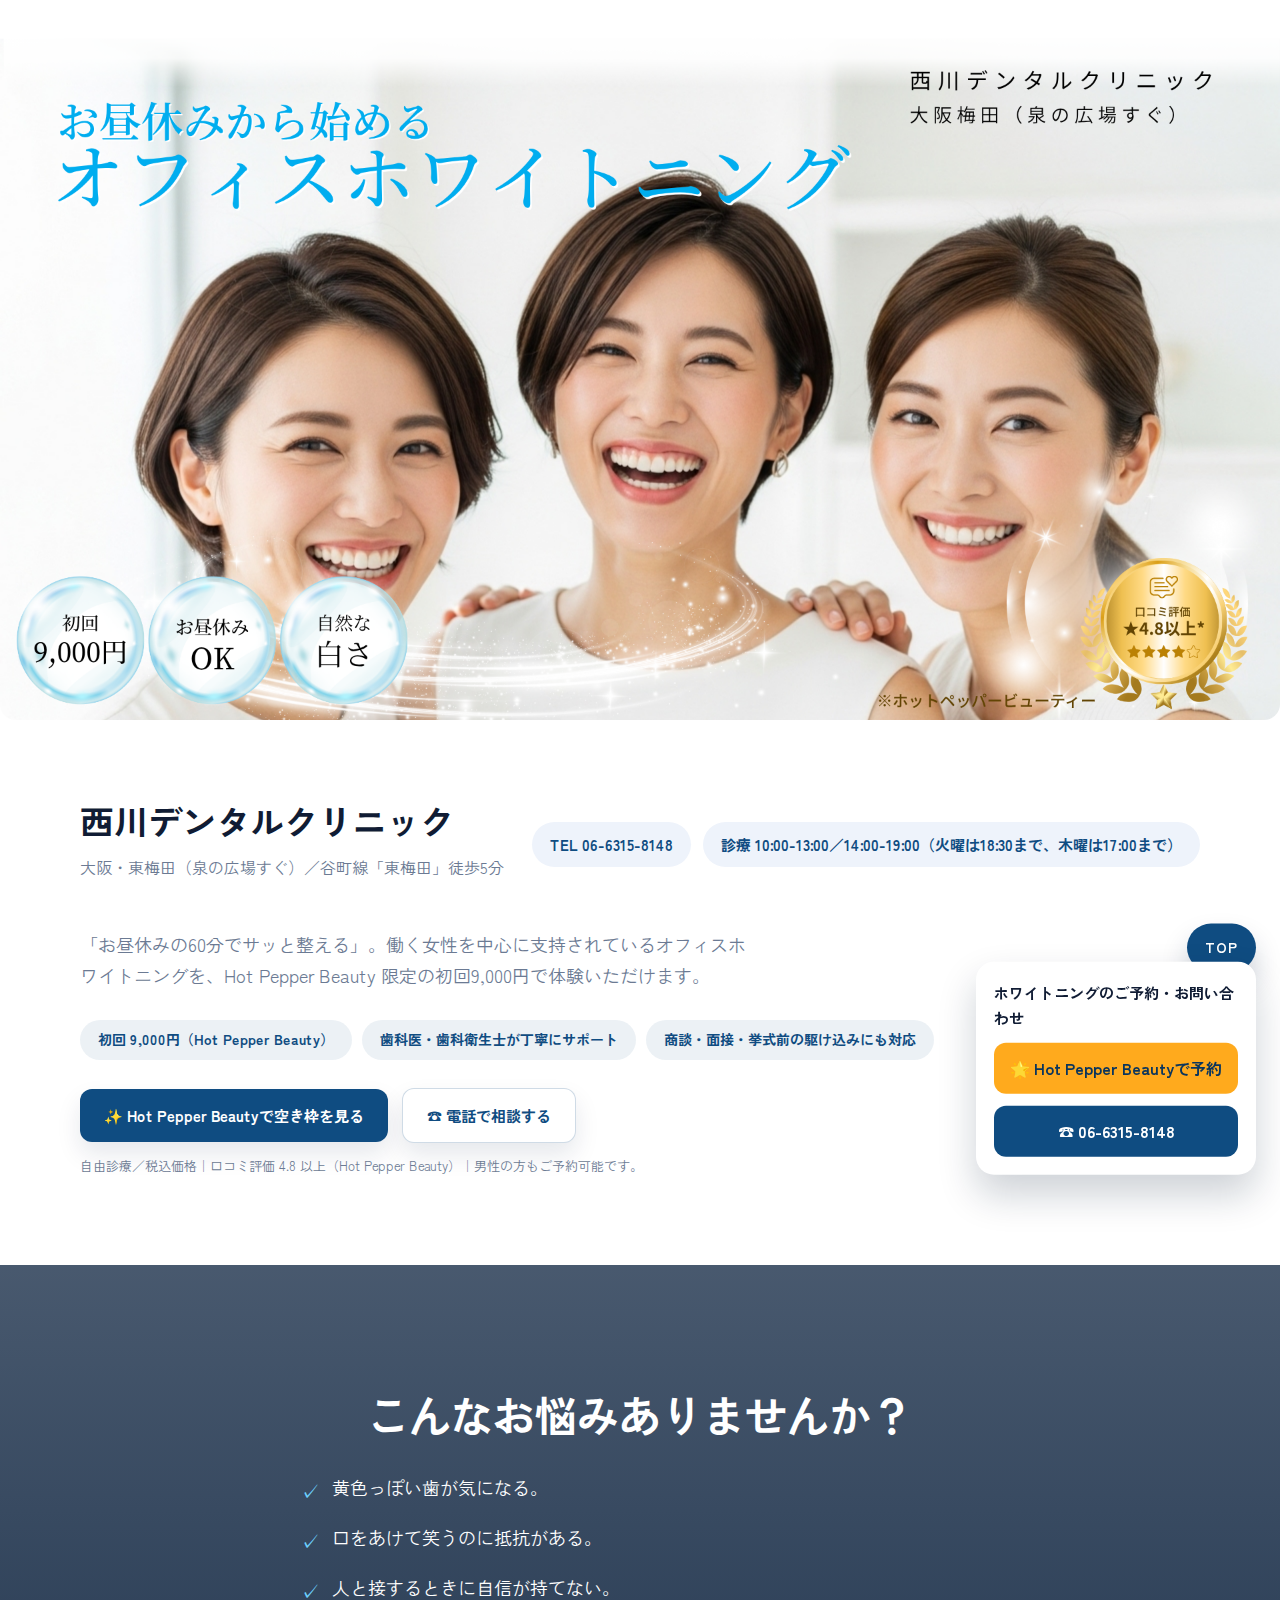
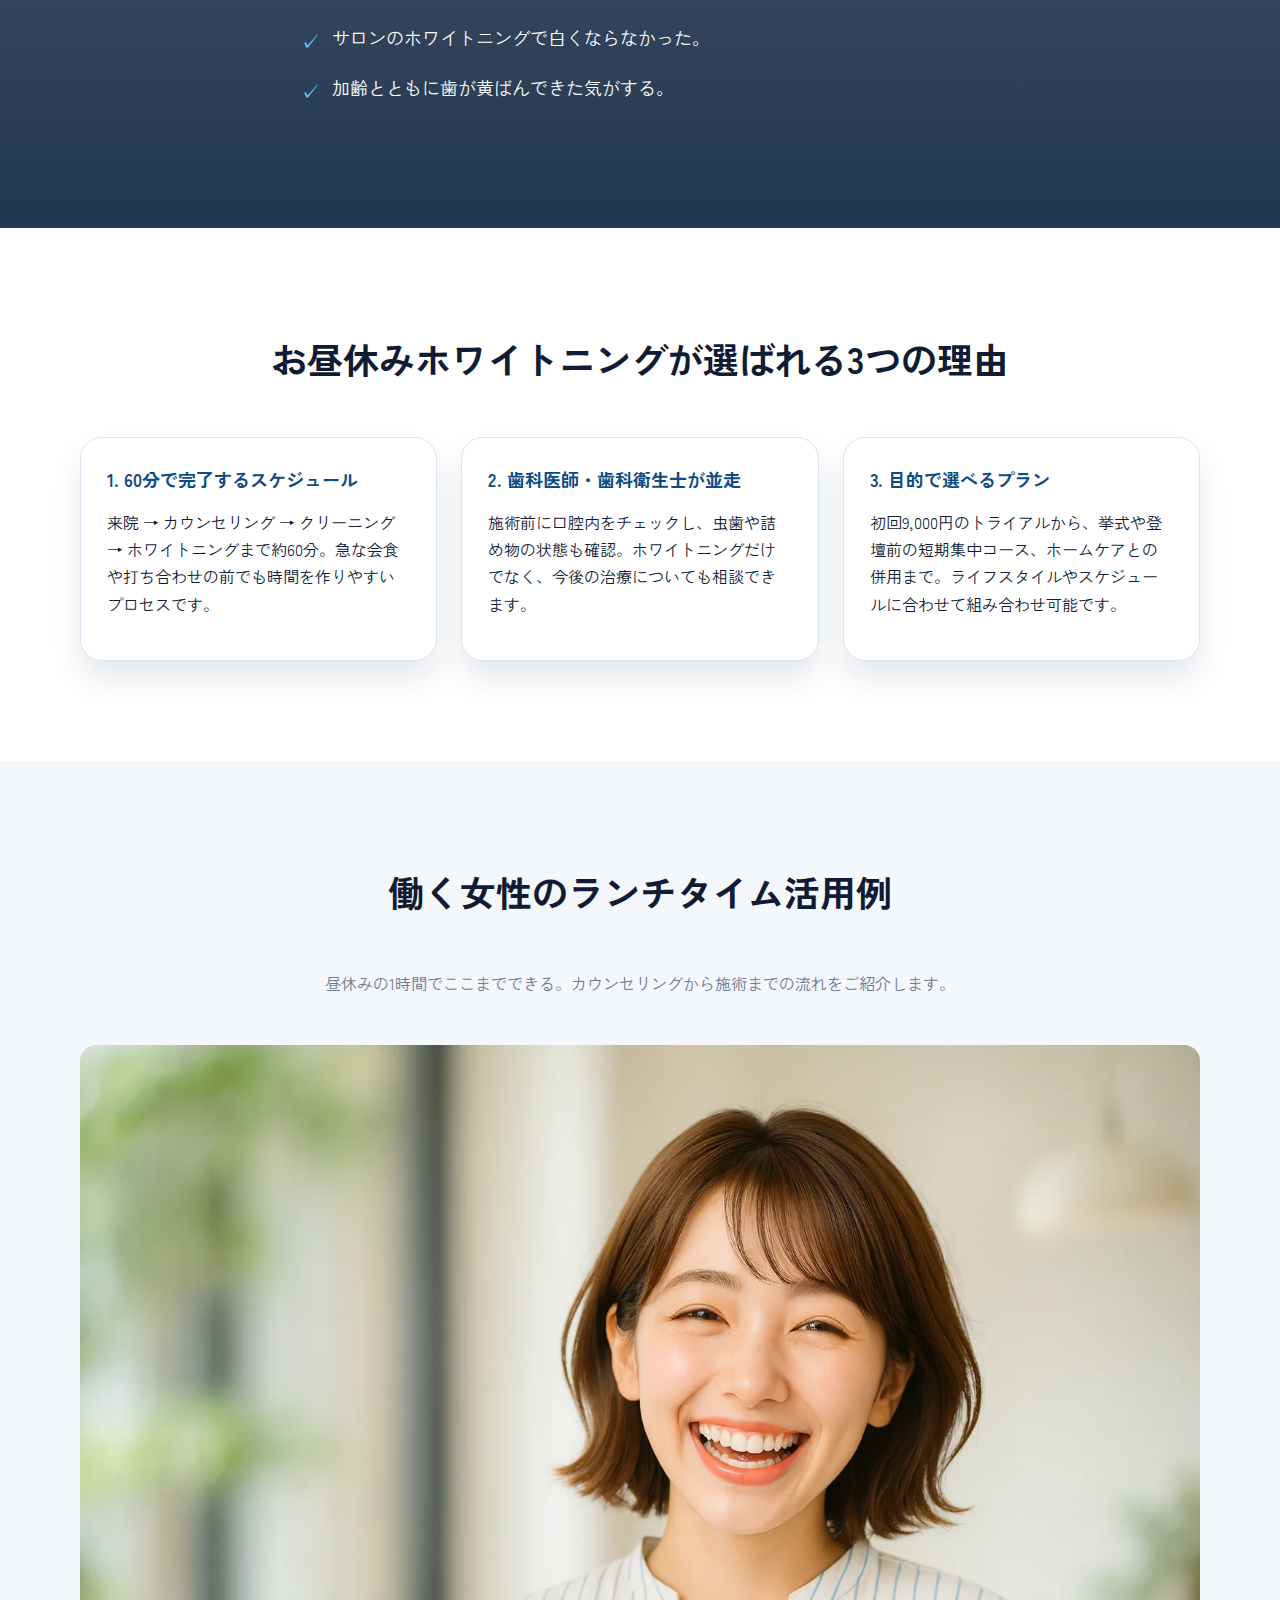
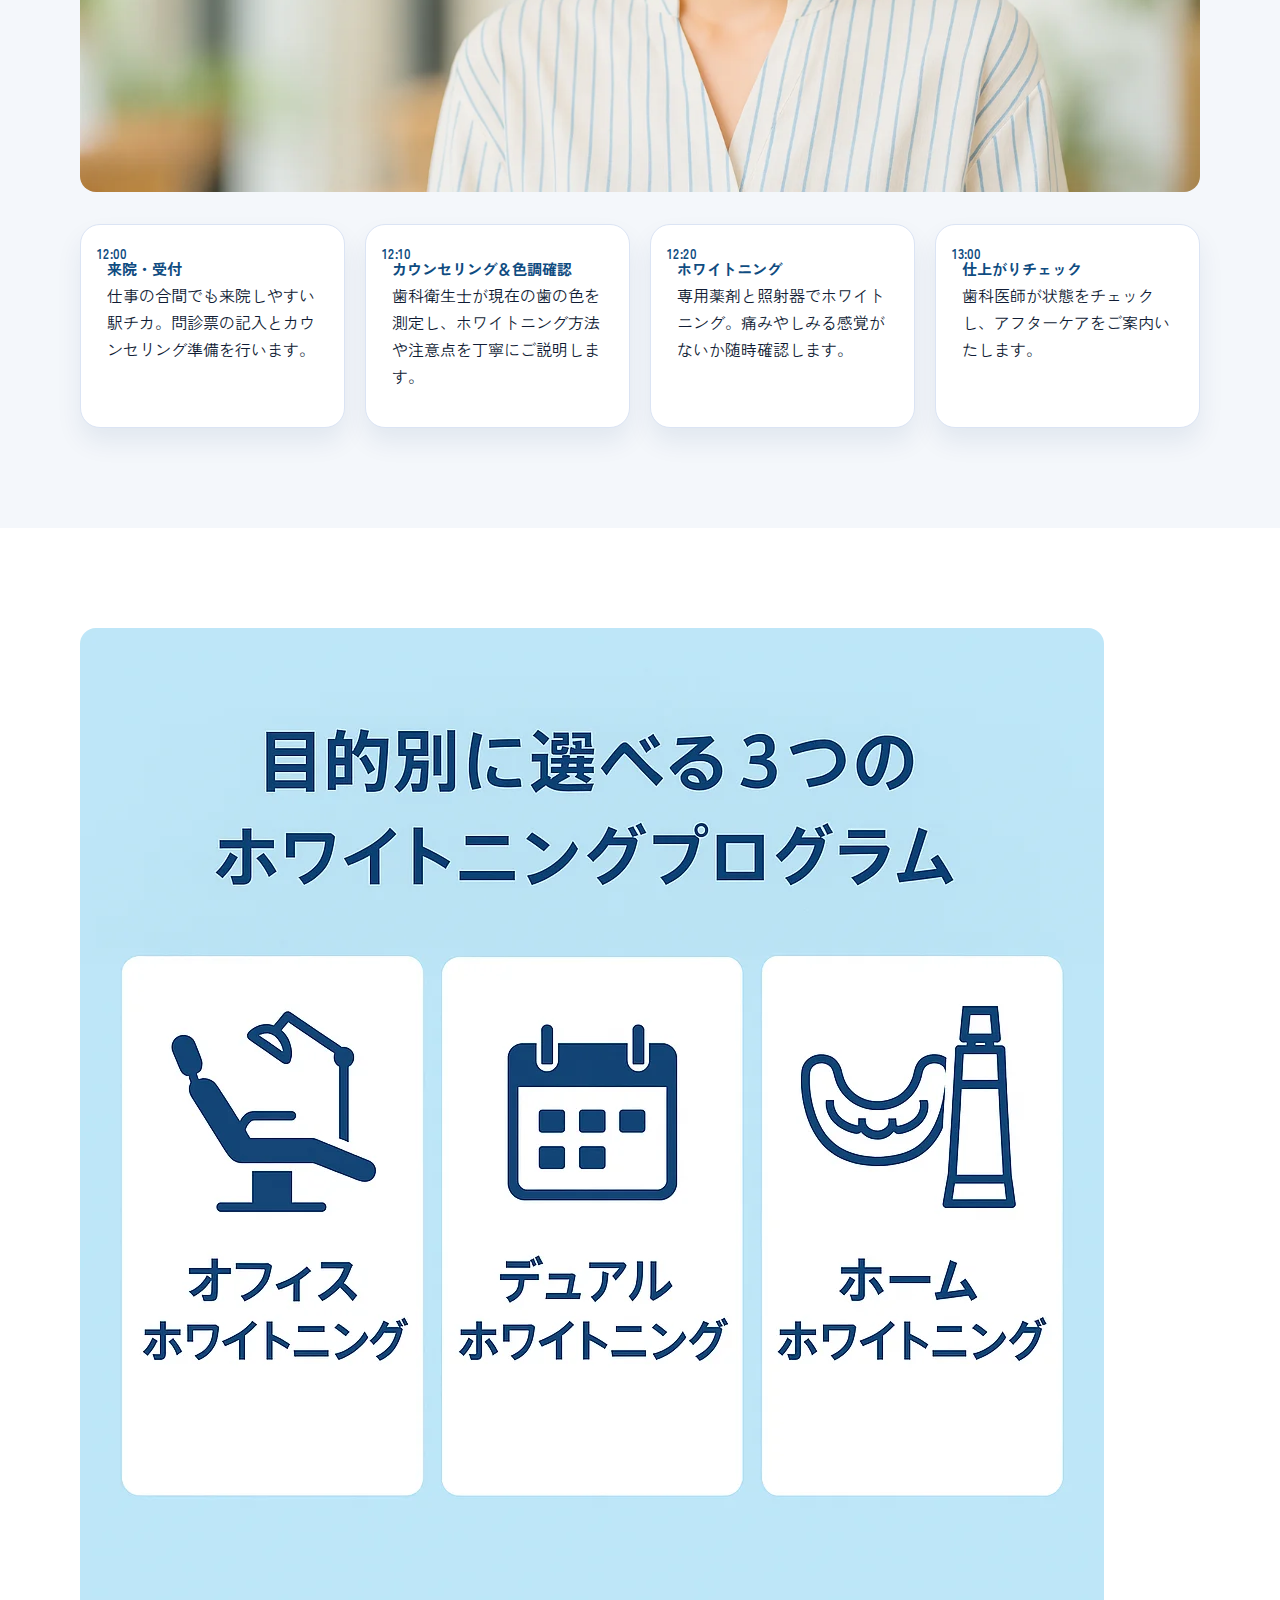
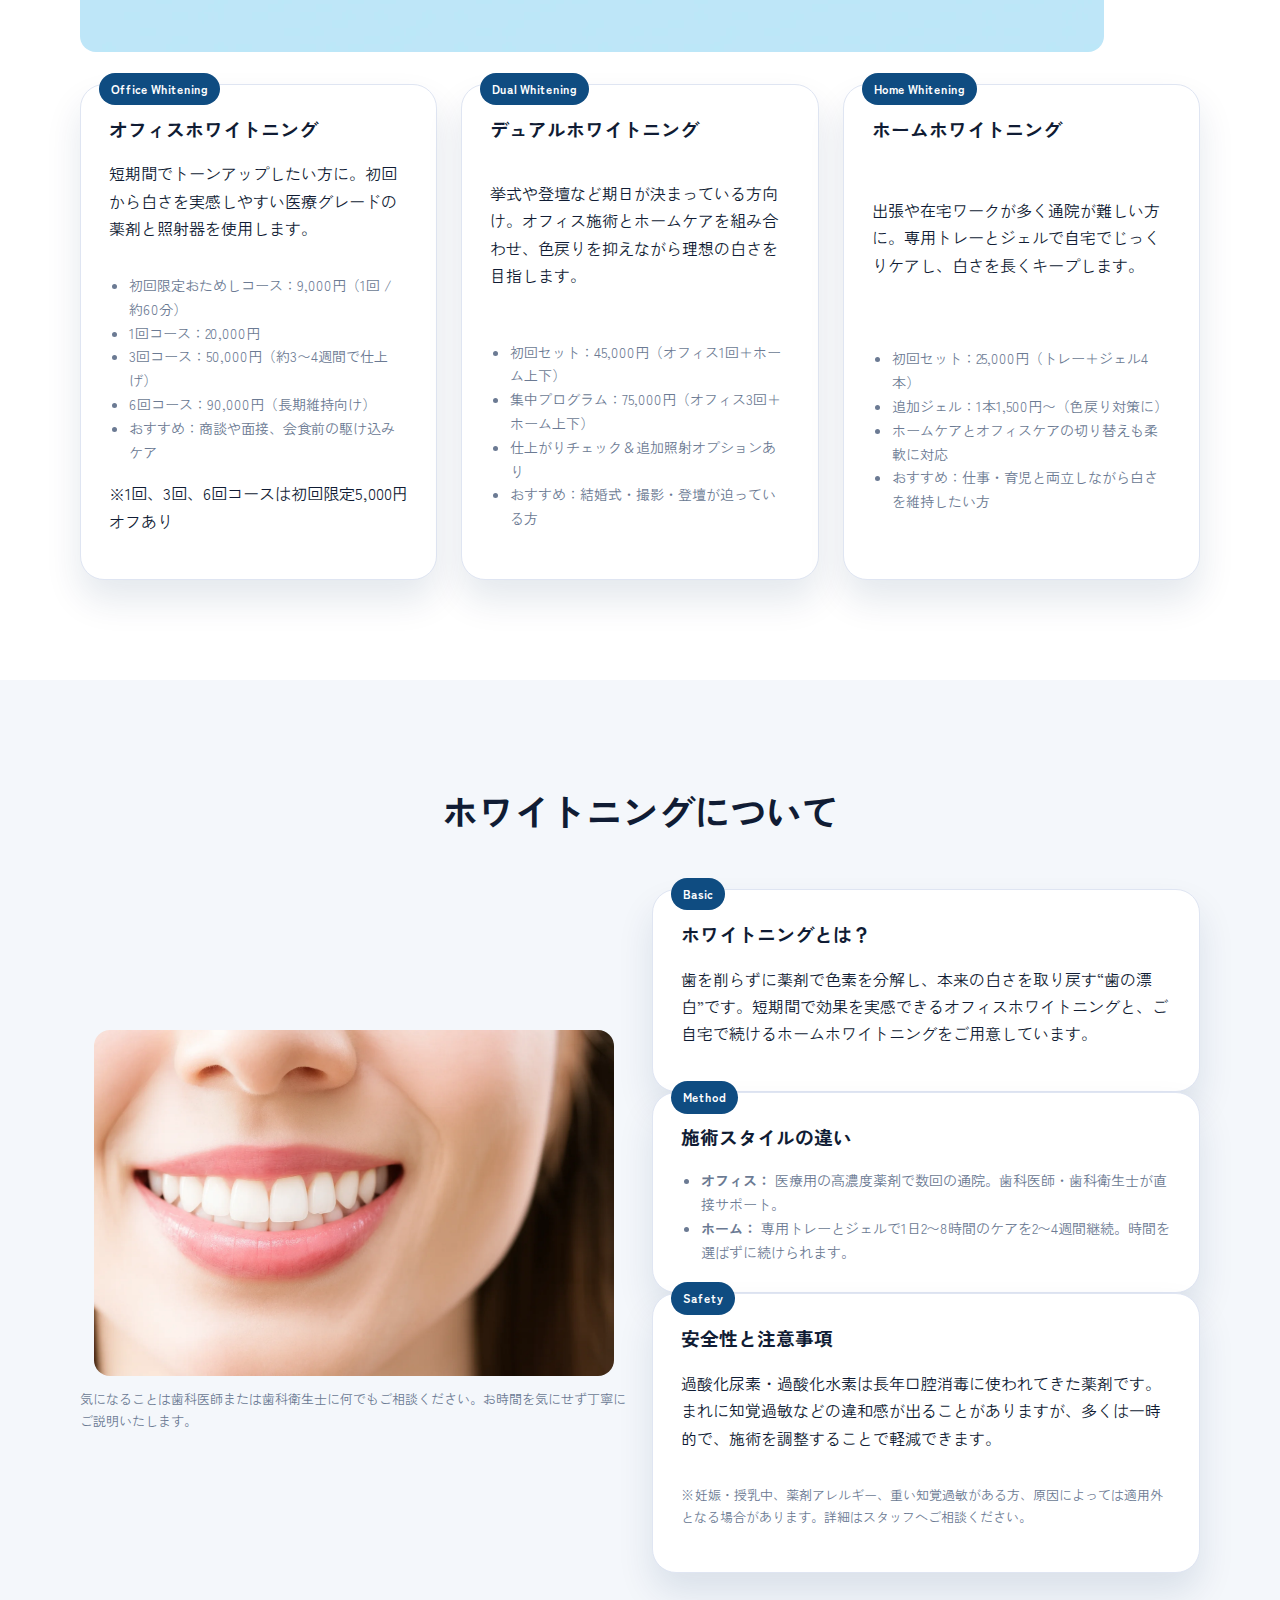
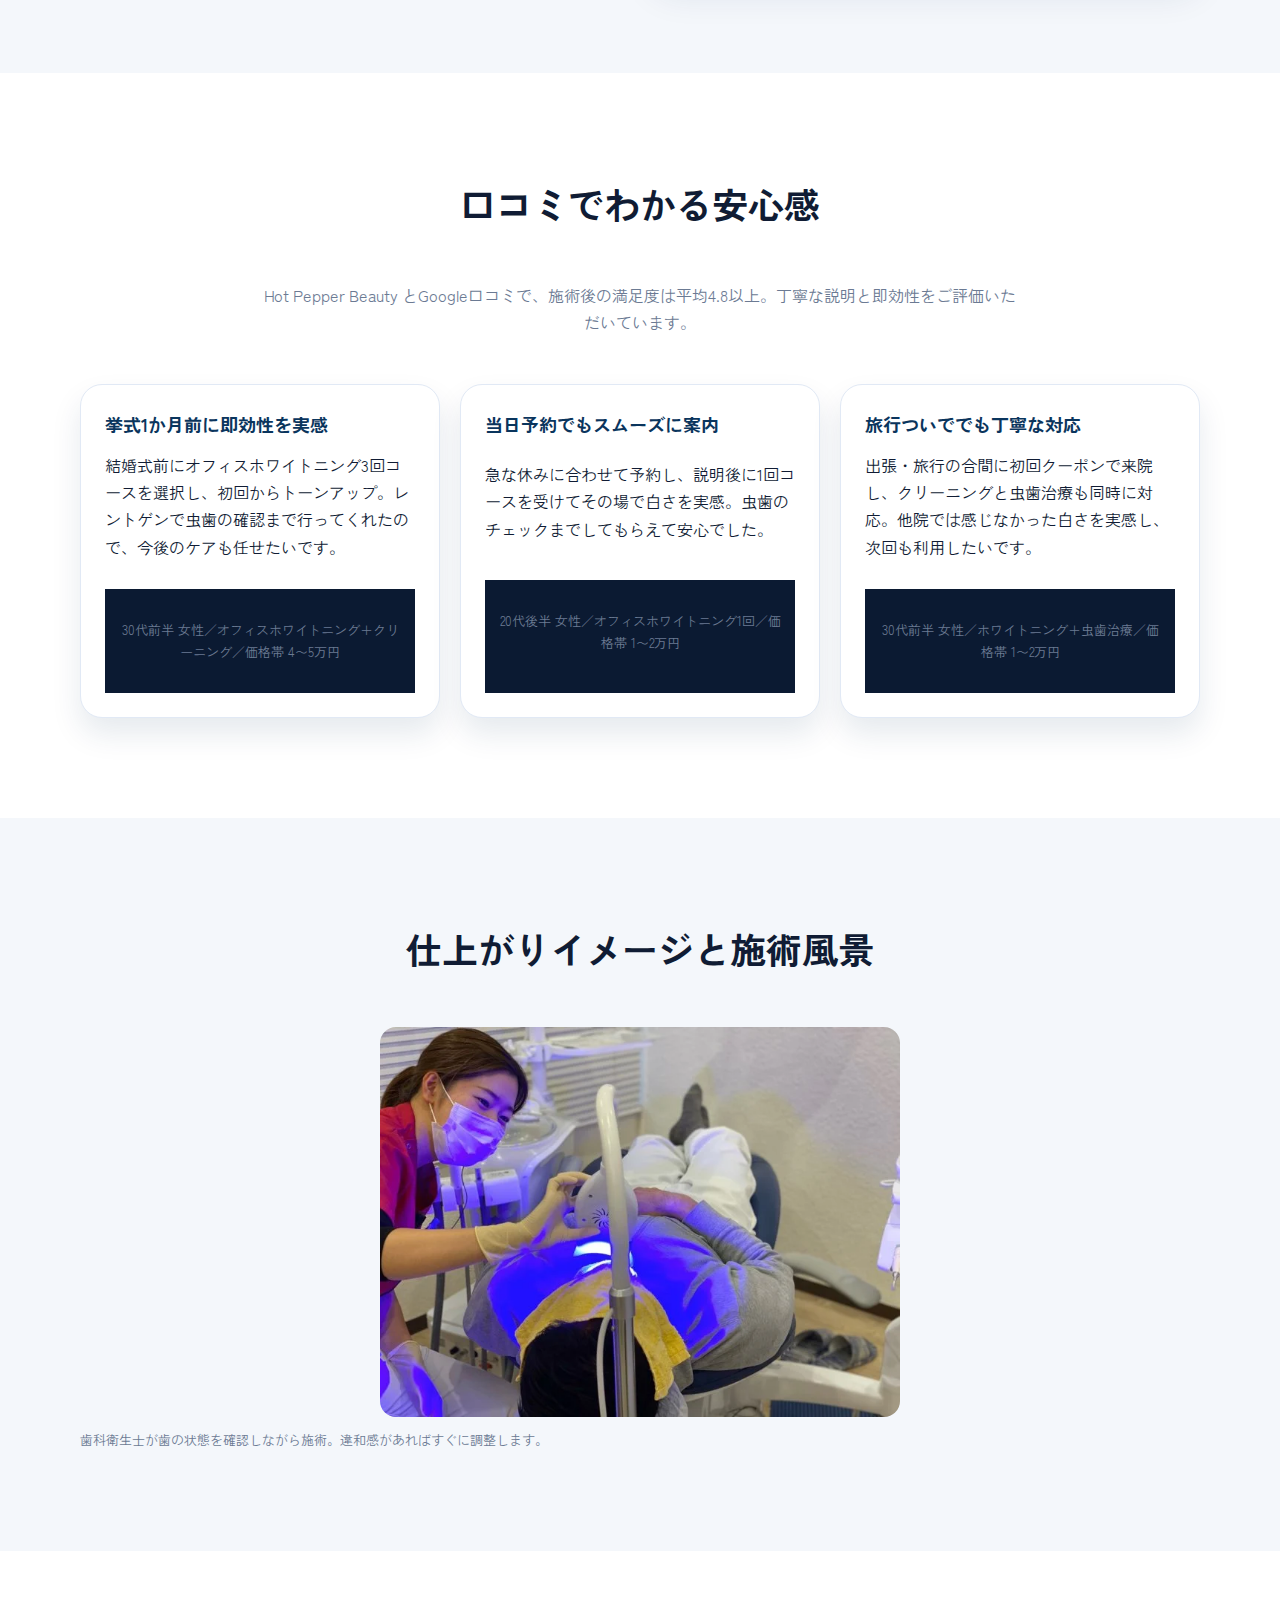
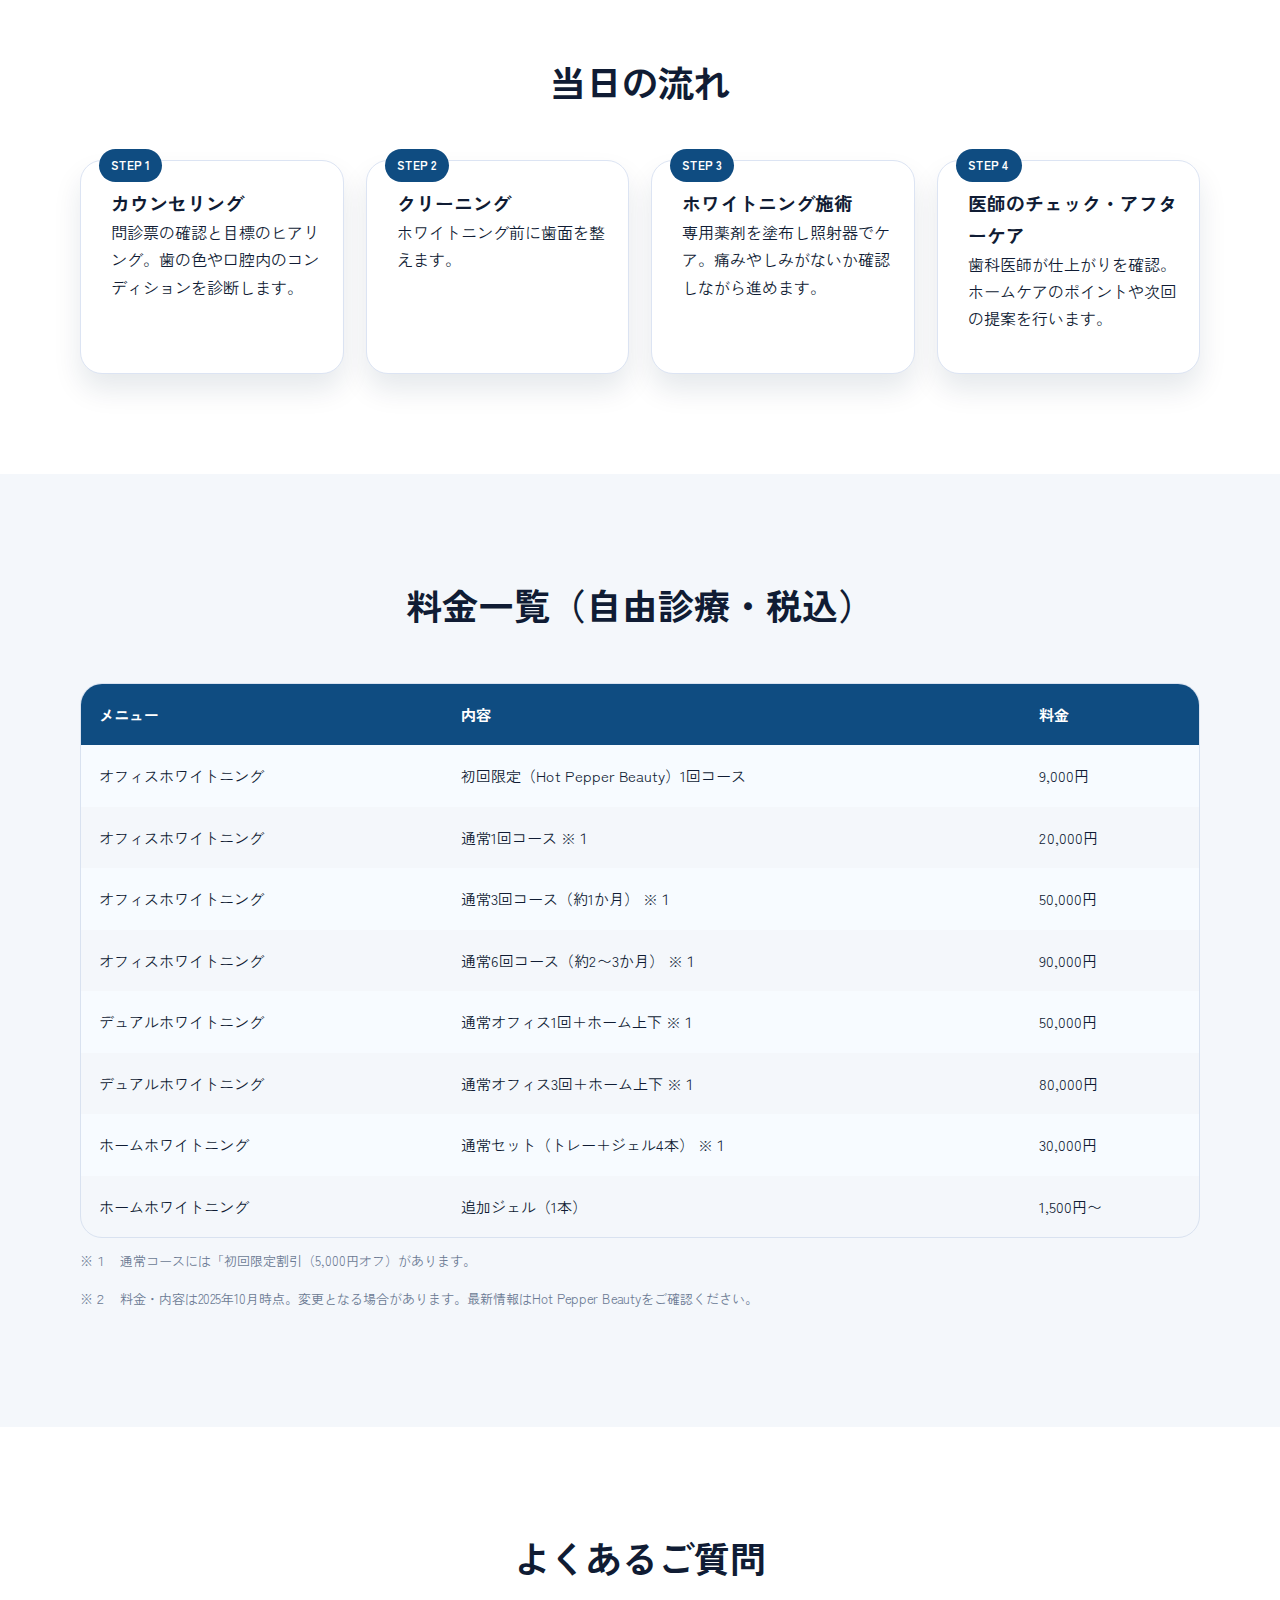
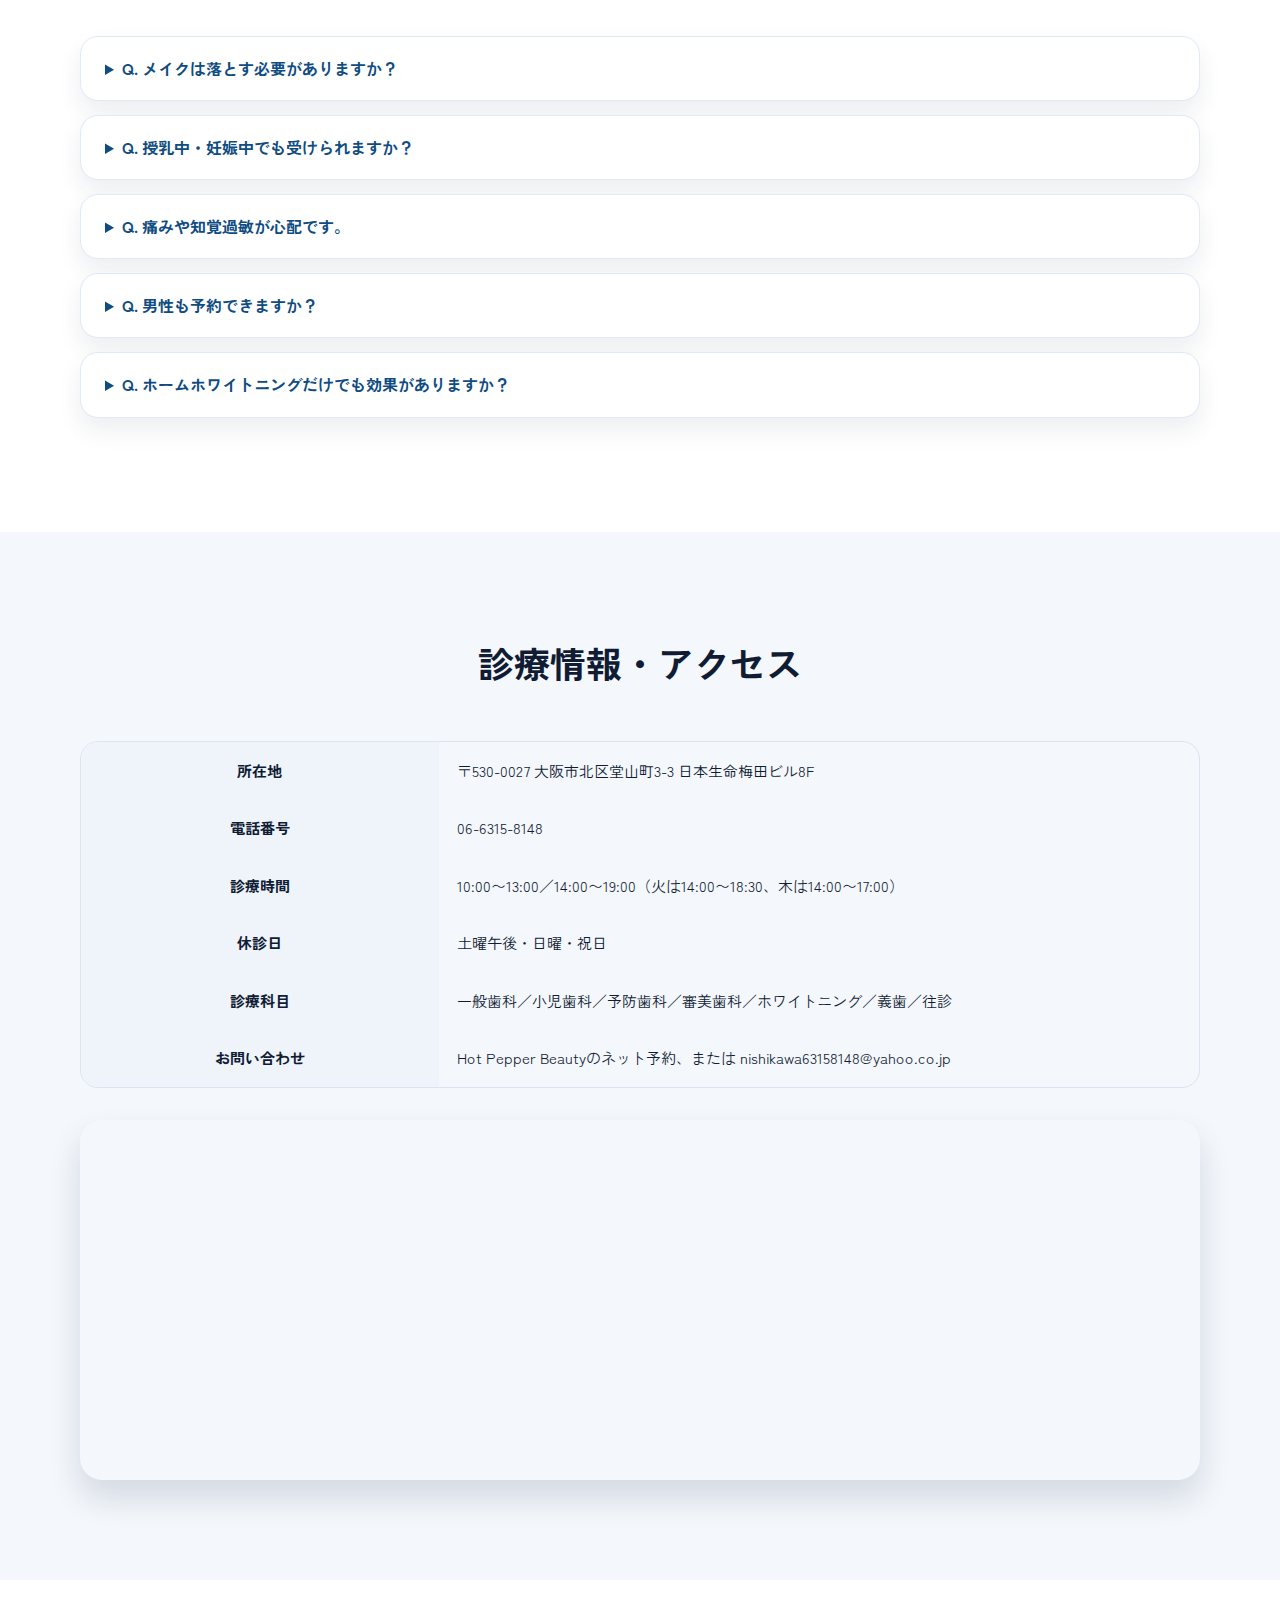
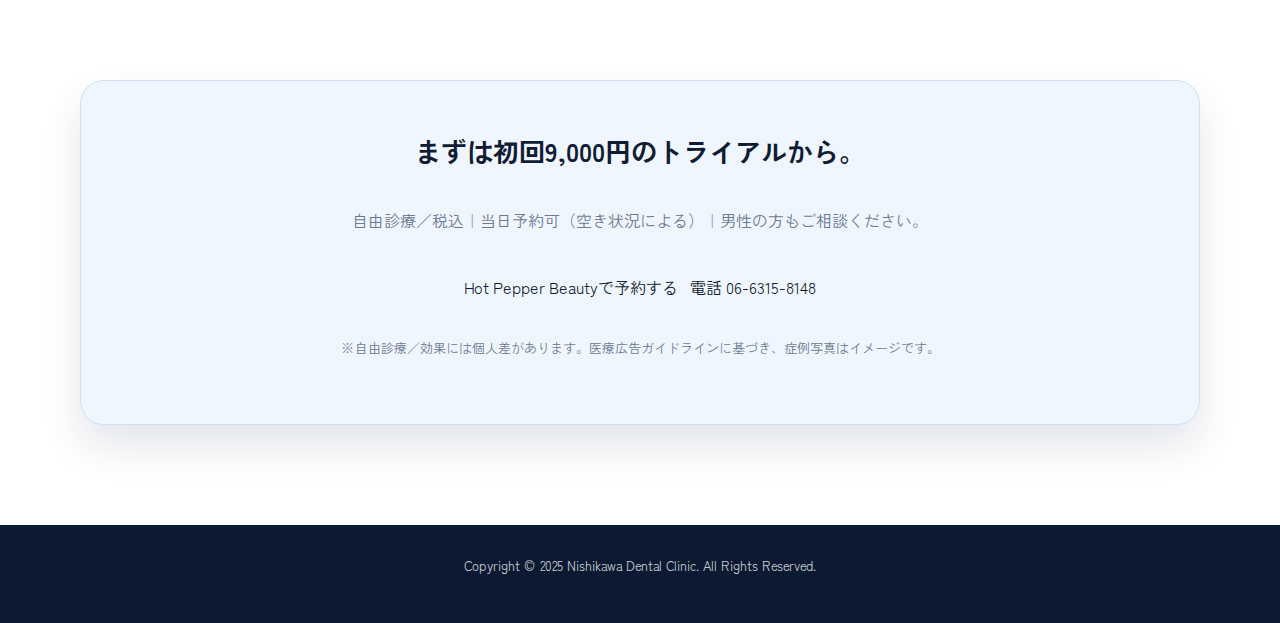
<file: lp/osaka_whitening/old/index.html>
<!DOCTYPE html>
<html lang="ja">
<head>
  <meta charset="utf-8">
  <meta name="viewport" content="width=device-width, initial-scale=1">
  <meta name="robots" content="noindex,nofollow">
  <title>西川デンタルクリニック｜お昼休みで叶えるオフィスホワイトニング</title>
  <meta name="description" content="大阪・東梅田の西川デンタルクリニック。働く女性に人気のお昼休みオフィスホワイトニング。初回9,000円、歯科医師と歯科衛生士のサポートで短期間でも自信のある笑顔へ。">
  <meta name="keywords" content="西川デンタルクリニック,ホワイトニング,東梅田,オフィスホワイトニング,昼休みホワイトニング">
  <link rel="preconnect" href="https://fonts.googleapis.com">
  <link rel="preconnect" href="https://fonts.gstatic.com" crossorigin>
  <link href="https://fonts.googleapis.com/css2?family=Zen+Kaku+Gothic+Antique:wght@500;700;900&display=swap" rel="stylesheet">
  <script type="text/javascript">
    (function(c,l,a,r,i,t,y){
        c[a]=c[a]||function(){(c[a].q=c[a].q||[]).push(arguments)};
        t=l.createElement(r);t.async=1;t.src="https://www.clarity.ms/tag/"+i;
        y=l.getElementsByTagName(r)[0];y.parentNode.insertBefore(t,y);
    })(window, document, "clarity", "script", "txssbet41v");
  </script>
  <style>
    :root {
      --primary: #0f4c81;
      --primary-dark: #0a355d;
      --accent: #ffaa1d;
      --bg: #f4f7fb;
      --text: #101c34;
      --muted: #6b7a93;
      --radius-lg: 24px;
    }
    *, *::before, *::after { box-sizing: border-box; }
    body {
      margin: 0;
      font-family: "Zen Kaku Gothic Antique", "Hiragino Kaku Gothic ProN", "Meiryo", sans-serif;
      color: var(--text);
      background: #fff;
      line-height: 1.7;
    }
    img { max-width: 100%; display: block; border-radius: 16px; }
    a { color: inherit; text-decoration: none; }
    p { margin: 0 0 1rem; }
    h1, h2, h3, h4 { margin: 0; font-family: "Zen Kaku Gothic Antique", sans-serif; }

    .wrapper { overflow: hidden; }
    .container { width: min(1120px, 92vw); margin: 0 auto; }

    header.hero { margin: 0; }
    header.hero picture { display: block; }
    header.hero img {
      width: 100%;
      height: auto;
      display: block;
      vertical-align: middle;
    }
    .intro { padding: clamp(40px, 8vw, 72px) 0; }
    .intro-head {
      display: flex;
      justify-content: space-between;
      align-items: center;
      flex-wrap: wrap;
      gap: 16px;
    }
    .intro-title h1 { font-size: clamp(26px, 4vw, 34px); }
    .intro-location { color: var(--muted); margin-top: 4px; }
    .intro-info { display: flex; flex-wrap: wrap; align-items: center; gap: 12px; font-size: 15px; }
    .intro-info span { background: #eef3fb; border-radius: 999px; padding: 10px 18px; font-weight: 700; color: var(--primary); }
    .intro-lead {
      margin-top: clamp(24px, 4vw, 32px);
      font-size: clamp(16px, 2.2vw, 18px);
      color: var(--muted);
      max-width: 680px;
      line-height: 1.75;
    }
    .intro-points { margin: clamp(20px, 4vw, 28px) 0; padding: 0; list-style: none; display: flex; flex-wrap: wrap; gap: 10px; }
    .intro-points li { background: rgba(15,76,129,0.08); color: var(--primary); border-radius: 999px; padding: 8px 18px; font-size: 14px; font-weight: 600; }
    .intro-cta { display: flex; flex-wrap: wrap; gap: 14px; align-items: center; }
    .intro-cta .btn { display: inline-flex; align-items: center; gap: 10px; padding: 14px 24px; border-radius: 12px; font-weight: 700; font-size: 15px; box-shadow: 0 12px 24px rgba(12,32,64,0.1); transition: transform 0.2s ease, box-shadow 0.2s ease; }
    .intro-cta .btn.primary { background: var(--primary); color: #fff; }
    .intro-cta .btn.secondary { background: #fff; color: var(--primary); border: 1px solid rgba(15,76,129,0.2); }
    .intro-cta .btn:hover { transform: translateY(-2px); box-shadow: 0 20px 36px rgba(12,35,70,0.16); }
    .cta-panel {
      background: #f0f6ff;
      border-radius: 24px;
      border: 1px solid #d0e1f6;
      box-shadow: 0 22px 40px rgba(13,48,92,0.12);
      padding: clamp(32px, 5vw, 48px);
      display: grid;
      gap: 18px;
    }
    .cta-panel__actions {
      display: flex;
      flex-wrap: wrap;
      gap: 12px;
      justify-content: center;
    }
    .intro-meta { margin-top: 12px; font-size: 13px; color: var(--muted); }

    section { padding: clamp(64px, 12vw, 100px) 0; }
    section:nth-of-type(even) { background: var(--bg); }
    .section-title { text-align: center; font-size: clamp(26px, 4vw, 36px); margin-bottom: clamp(32px, 6vw, 48px); }
    .section-lead { text-align: center; max-width: 760px; margin: 0 auto clamp(36px, 5vw, 48px); color: var(--muted); }

    .reason-grid {
      display: grid;
      gap: 24px;
      grid-template-columns: repeat(auto-fit, minmax(260px, 1fr));
    }
    .reason-card {
      background: #fff;
      border-radius: 22px;
      padding: 26px;
      border: 1px solid #dce5f2;
      box-shadow: 0 18px 30px rgba(12,40,78,0.1);
      display: grid;
      gap: 14px;
    }
    .reason-card h3 { font-size: 18px; color: var(--primary); }

    .timeline {
      display: grid;
      gap: 20px;
      grid-template-columns: repeat(auto-fit, minmax(200px, 1fr));
    }
    .timeline-item {
      position: relative;
      background: #fff;
      border-radius: 20px;
      padding: 30px 22px 20px 26px;
      border: 1px solid #dbe4f4;
      box-shadow: 0 14px 26px rgba(16,52,96,0.08);
    }
    .timeline-item strong { font-size: 15px; color: var(--primary); }
    .timeline-item span {
      position: absolute;
      top: 18px;
      left: 16px;
      font-size: 13px;
      font-weight: 700;
      color: var(--primary);
    }

    .plan-grid {
      display: grid;
      gap: 24px;
      grid-template-columns: repeat(auto-fit, minmax(300px, 1fr));
    }
    .plan-card {
      position: relative;
      background: #fff;
      border-radius: 24px;
      padding: 28px;
      border: 1px solid #dfe5f2;
      box-shadow: 0 20px 36px rgba(13,48,92,0.11);
      display: grid;
      gap: 16px;
    }
    .plan-card::before {
      content: attr(data-tag);
      position: absolute;
      top: -12px;
      left: 18px;
      background: var(--primary);
      color: #fff;
      font-size: 12px;
      font-weight: 700;
      padding: 6px 12px;
      border-radius: 999px;
    }
    .plan-card ul { margin: 0; padding-left: 20px; color: var(--muted); font-size: 14px; }

    .testimonial-grid {
      display: grid;
      gap: 20px;
      grid-template-columns: repeat(auto-fit, minmax(320px, 1fr));
    }
    .testimonial-card {
      background: #fff;
      border-radius: 22px;
      padding: 24px;
      border: 1px solid #e1e9f5;
      box-shadow: 0 16px 30px rgba(12,45,88,0.1);
      display: grid;
      gap: 12px;
    }
    .testimonial-card h3 { font-size: 18px; color: var(--primary-dark); }
    .testimonial-card footer { font-size: 13px; color: var(--muted); }

    .media-pair {
      display: grid;
      gap: 24px;
      grid-template-columns: repeat(auto-fit, minmax(280px, 1fr));
      align-items: center;
    }
    .media-pair figure { margin: 0; }
    .media-pair img { max-width: 520px; width: 100%; margin: 0 auto; }
    .media-note { font-size: 13px; color: var(--muted); margin-top: 12px; }

    .concern-section {
      position: relative;
      color: #fff;
      background: url('img/sample/スクリーンショット 2025-10-21 11.08.40.webp') center/cover no-repeat;
      padding: clamp(72px, 14vw, 120px) 0;
    }
    .concern-overlay {
      position: absolute;
      inset: 0;
      background: linear-gradient(180deg, rgba(6,28,56,0.72), rgba(6,28,56,0.88));
    }
    .concern-content {
      position: relative;
      z-index: 1;
      max-width: 680px;
      margin: 0 auto;
      display: grid;
      gap: clamp(18px, 3vw, 28px);
      text-align: left;
    }
    .concern-title {
      font-size: clamp(28px, 5vw, 42px);
      text-align: center;
      line-height: 1.4;
    }
    .concern-list {
      list-style: none;
      margin: 0;
      padding: 0;
      display: grid;
      gap: 14px;
      font-size: clamp(16px, 2.4vw, 18px);
    }
    .concern-list li {
      display: flex;
      gap: 12px;
      align-items: flex-start;
    }
    .concern-list li::before {
      content: '✓';
      font-size: 20px;
      color: #6dd1ff;
      margin-top: 2px;
    }

    .step-flow { display: grid; gap: 22px; grid-template-columns: repeat(auto-fit, minmax(260px, 1fr)); counter-reset: step; }
    .step-card {
      position: relative;
      background: #fff;
      border-radius: 22px;
      padding: 26px 22px 24px 30px;
      border: 1px solid #dce4f3;
      box-shadow: 0 16px 28px rgba(10,35,72,0.1);
    }
    .step-card::before {
      counter-increment: step;
      content: "STEP " counter(step);
      position: absolute;
      top: -12px;
      left: 18px;
      background: var(--primary);
      color: #fff;
      font-size: 12px;
      font-weight: 700;
      padding: 6px 12px;
      border-radius: 999px;
    }

    table { width: 100%; border-collapse: separate; border-spacing: 0; }
    .price-table { border-radius: 22px; border: 1px solid #d9e2f0; overflow: hidden; }
    .price-table thead { background: var(--primary); color: #fff; }
    .price-table th, .price-table td { padding: 18px; text-align: left; font-size: 15px; }
    .price-table tbody tr:nth-child(odd) { background: #f7fbff; }

    details { background: #fff; border-radius: 18px; border: 1px solid #e0e9f5; padding: 18px 24px; margin-bottom: 14px; box-shadow: 0 12px 24px rgba(12,38,72,0.08); }
    summary { cursor: pointer; font-weight: 700; color: var(--primary); }

    .info-table { border-radius: 18px; border: 1px solid #dbe4f2; overflow: hidden; }
    .info-table th, .info-table td { padding: 16px 18px; font-size: 15px; }
    .info-table th { background: #eff4fb; width: 32%; }

    footer {
      background: #0b1a32;
      color: rgba(255,255,255,0.8);
      text-align: center;
      padding: 30px 12px;
      font-size: 13px;
    }

    .floating-cta {
      position: fixed;
      right: 24px;
      bottom: 24px;
      background: #fff;
      border-radius: 18px;
      box-shadow: 0 20px 38px rgba(10,28,56,0.2);
      padding: 18px;
      display: grid;
      gap: 12px;
      width: min(280px, 90vw);
      z-index: 20;
      transform: translateY(140%);
      transition: transform 0.3s ease;
    }
    .floating-cta.show { transform: translateY(0); }
    .floating-cta .btn { display: flex; align-items: center; justify-content: center; gap: 8px; padding: 12px 16px; border-radius: 12px; font-weight: 700; }
    .floating-cta .btn.primary { background: var(--accent); color: var(--primary-dark); }
    .floating-cta .btn.secondary { background: var(--primary); color: #fff; }

    .page-top {
      position: fixed;
      right: 24px;
      bottom: 24px;
      transform: translateY(200%);
      background: var(--primary);
      color: #fff;
      border-radius: 999px;
      padding: 12px 18px;
      font-size: 14px;
      font-weight: 700;
      letter-spacing: 0.08em;
      box-shadow: 0 16px 28px rgba(10,35,72,0.2);
      transition: transform 0.3s ease;
      z-index: 15;
    }
    .page-top.show { transform: translateY(-100px); }

    @media (max-width: 960px) {
      .intro-head { justify-content: center; text-align: center; }
      .intro-info { justify-content: center; }
      .intro { padding: 56px 0; }
      .intro-points { justify-content: center; }
      .timeline { grid-template-columns: 1fr 1fr; }
    }
    @media (max-width: 720px) {
      .intro-cta .btn { width: 100%; justify-content: center; }
      .cta-panel__actions .btn { width: 100%; justify-content: center; max-width: 320px; }
      .cta-panel__actions { flex-direction: column; align-items: center; }
      .timeline { grid-template-columns: 1fr; }
      .timeline-item { padding-left: 24px; }
      .timeline-item span { position: static; display: block; margin-bottom: 6px; }
      .floating-cta { right: 10px; bottom: 10px; padding: 14px; width: min(240px, 88vw); gap: 10px; }
      .floating-cta .btn { padding: 10px 14px; font-size: 14px; }
      .page-top { right: 10px; bottom: 10px; }
      .intro { padding: 48px 0; }
    }
  </style>
</head>
<body>
<a id="top"></a>
<div class="wrapper">
  <header class="hero" aria-hidden="true">
    <picture>
      <source media="(max-width: 720px)" srcset="img/hero/mobile_hero.webp">
      <img src="img/hero/lunch-break-whitening.webp" alt="お昼休みから始めるオフィスホワイトニングのイメージ">
    </picture>
  </header>

  <section class="intro">
    <div class="container">
      <div class="intro-head">
        <div class="intro-title">
          <h1>西川デンタルクリニック</h1>
          <p class="intro-location">大阪・東梅田（泉の広場すぐ）／谷町線「東梅田」徒歩5分</p>
        </div>
        <div class="intro-info">
          <span>TEL 06-6315-8148</span>
          <span>診療 10:00-13:00／14:00-19:00（火曜は18:30まで、木曜は17:00まで）</span>
        </div>
      </div>
      <p class="intro-lead">「お昼休みの60分でサッと整える」。働く女性を中心に支持されているオフィスホワイトニングを、Hot Pepper Beauty 限定の初回9,000円で体験いただけます。</p>
      <ul class="intro-points">
        <li>初回 9,000円（Hot Pepper Beauty）</li>
        <li>歯科医・歯科衛生士が丁寧にサポート</li>
        <li>商談・面接・挙式前の駆け込みにも対応</li>
      </ul>
      <div class="intro-cta">
        <a class="btn primary" href="https://clinic.beauty.hotpepper.jp/H000754078/" target="_blank" rel="noreferrer">✨ Hot Pepper Beautyで空き枠を見る</a>
        <a class="btn secondary" href="tel:0663158148">☎ 電話で相談する</a>
      </div>
      <p class="intro-meta">自由診療／税込価格｜口コミ評価 4.8 以上（Hot Pepper Beauty）｜男性の方もご予約可能です。</p>
    </div>
  </section>

  <section class="concern-section">
    <div class="concern-overlay"></div>
    <div class="container">
      <div class="concern-content">
        <h2 class="concern-title">こんなお悩みありませんか？</h2>
        <ul class="concern-list">
          <li>黄色っぽい歯が気になる。</li>
          <li>口をあけて笑うのに抵抗がある。</li>
          <li>人と接するときに自信が持てない。</li>
          <li>サロンのホワイトニングで白くならなかった。</li>
          <li>加齢とともに歯が黄ばんできた気がする。</li>
        </ul>
      </div>
    </div>
  </section>

  <section>
    <div class="container">
      <h2 class="section-title">お昼休みホワイトニングが選ばれる3つの理由</h2>
      <div class="reason-grid">
        <article class="reason-card">
          <h3>1. 60分で完了するスケジュール</h3>
          <p>来院 → カウンセリング → クリーニング → ホワイトニングまで約60分。急な会食や打ち合わせの前でも時間を作りやすいプロセスです。</p>
        </article>
        <article class="reason-card">
          <h3>2. 歯科医師・歯科衛生士が並走</h3>
          <p>施術前に口腔内をチェックし、虫歯や詰め物の状態も確認。ホワイトニングだけでなく、今後の治療についても相談できます。</p>
        </article>
        <article class="reason-card">
          <h3>3. 目的で選べるプラン</h3>
          <p>初回9,000円のトライアルから、挙式や登壇前の短期集中コース、ホームケアとの併用まで。ライフスタイルやスケジュールに合わせて組み合わせ可能です。</p>
        </article>
      </div>
    </div>
  </section>

  <section>
    <div class="container">
      <h2 class="section-title">働く女性のランチタイム活用例</h2>
      <p class="section-lead">昼休みの1時間でここまでできる。カウンセリングから施術までの流れをご紹介します。</p>
      <figure style="margin:0 0 32px; text-align:center;">
        <img src="img/clinic/ChatGPT Image 2025年10月22日 09_47_42.webp" alt="ランチタイムホワイトニングの流れ図">
      </figure>
      <div class="timeline">
        <div class="timeline-item">
          <span>12:00</span>
          <strong>来院・受付</strong>
          <p>仕事の合間でも来院しやすい駅チカ。問診票の記入とカウンセリング準備を行います。</p>
        </div>
        <div class="timeline-item">
          <span>12:10</span>
          <strong>カウンセリング＆色調確認</strong>
          <p>歯科衛生士が現在の歯の色を測定し、ホワイトニング方法や注意点を丁寧にご説明します。</p>
        </div>
        <div class="timeline-item">
          <span>12:20</span>
          <strong>ホワイトニング</strong>
          <p>専用薬剤と照射器でホワイトニング。痛みやしみる感覚がないか随時確認します。</p>
        </div>
        <div class="timeline-item">
          <span>13:00</span>
          <strong>仕上がりチェック</strong>
          <p>歯科医師が状態をチェックし、アフターケアをご案内いたします。</p>
        </div>
      </div>
    </div>
  </section>

  <section>
    <div class="container">
      <h2 class="section-title" style="position:absolute;left:-9999px;">目的別に選べる3つのホワイトニングプログラム</h2>
      <figure style="margin:0 0 32px; text-align:center;">
        <img src="img/clinic/ChatGPT Image 2025年10月22日 12_00_09.webp" alt="ホワイトニングプログラムの比較図">
      </figure>
      <div class="plan-grid">
        <article class="plan-card" data-tag="Office Whitening">
          <h3>オフィスホワイトニング</h3>
          <p>短期間でトーンアップしたい方に。初回から白さを実感しやすい医療グレードの薬剤と照射器を使用します。</p>
          <ul>
            <li>初回限定おためしコース：9,000円（1回 / 約60分）</li>
            <li>1回コース：20,000円</li>
            <li>3回コース：50,000円（約3〜4週間で仕上げ）</li>
            <li>6回コース：90,000円（長期維持向け）</li>
            <li>おすすめ：商談や面接、会食前の駆け込みケア</li>
          </ul>
          <p>※1回、3回、6回コースは初回限定5,000円オフあり</p>
        </article>
        <article class="plan-card" data-tag="Dual Whitening">
          <h3>デュアルホワイトニング</h3>
          <p>挙式や登壇など期日が決まっている方向け。オフィス施術とホームケアを組み合わせ、色戻りを抑えながら理想の白さを目指します。</p>
          <ul>
            <li>初回セット：45,000円（オフィス1回＋ホーム上下）</li>
            <li>集中プログラム：75,000円（オフィス3回＋ホーム上下）</li>
            <li>仕上がりチェック＆追加照射オプションあり</li>
            <li>おすすめ：結婚式・撮影・登壇が迫っている方</li>
          </ul>
        </article>
        <article class="plan-card" data-tag="Home Whitening">
          <h3>ホームホワイトニング</h3>
          <p>出張や在宅ワークが多く通院が難しい方に。専用トレーとジェルで自宅でじっくりケアし、白さを長くキープします。</p>
          <ul>
            <li>初回セット：25,000円（トレー＋ジェル4本）</li>
            <li>追加ジェル：1本1,500円〜（色戻り対策に）</li>
            <li>ホームケアとオフィスケアの切り替えも柔軟に対応</li>
            <li>おすすめ：仕事・育児と両立しながら白さを維持したい方</li>
          </ul>
        </article>
      </div>
    </div>
  </section>

  <section>
    <div class="container">
      <h2 class="section-title">ホワイトニングについて</h2>
      <div class="media-pair" style="grid-template-columns: repeat(auto-fit, minmax(360px, 1fr));">
        <figure>
          <img src="img/clinic/ChatGPT Image 2025年10月21日 11_15_26.webp" alt="ホワイトニングの流れを説明する図解イメージ">
          <figcaption class="media-note">気になることは歯科医師または歯科衛生士に何でもご相談ください。お時間を気にせず丁寧にご説明いたします。</figcaption>
        </figure>
        <div>
          <article class="plan-card" data-tag="Basic">
            <h3>ホワイトニングとは？</h3>
            <p>歯を削らずに薬剤で色素を分解し、本来の白さを取り戻す“歯の漂白”です。短期間で効果を実感できるオフィスホワイトニングと、ご自宅で続けるホームホワイトニングをご用意しています。</p>
          </article>
          <article class="plan-card" data-tag="Method">
            <h3>施術スタイルの違い</h3>
            <ul>
              <li><strong>オフィス：</strong> 医療用の高濃度薬剤で数回の通院。歯科医師・歯科衛生士が直接サポート。</li>
              <li><strong>ホーム：</strong> 専用トレーとジェルで1日2〜8時間のケアを2〜4週間継続。時間を選ばずに続けられます。</li>
            </ul>
          </article>
          <article class="plan-card" data-tag="Safety">
            <h3>安全性と注意事項</h3>
            <p>過酸化尿素・過酸化水素は長年口腔消毒に使われてきた薬剤です。まれに知覚過敏などの違和感が出ることがありますが、多くは一時的で、施術を調整することで軽減できます。</p>
            <p style="font-size:13px; color:var(--muted);">※妊娠・授乳中、薬剤アレルギー、重い知覚過敏がある方、原因によっては適用外となる場合があります。詳細はスタッフへご相談ください。</p>
          </article>
        </div>
      </div>
    </div>
  </section>

  <section>
    <div class="container">
      <h2 class="section-title">口コミでわかる安心感</h2>
      <p class="section-lead">Hot Pepper Beauty とGoogle口コミで、施術後の満足度は平均4.8以上。丁寧な説明と即効性をご評価いただいています。</p>
      <div class="testimonial-grid">
        <article class="testimonial-card">
          <h3>挙式1か月前に即効性を実感</h3>
          <p>結婚式前にオフィスホワイトニング3回コースを選択し、初回からトーンアップ。レントゲンで虫歯の確認まで行ってくれたので、今後のケアも任せたいです。</p>
          <footer>30代前半 女性／オフィスホワイトニング＋クリーニング／価格帯 4〜5万円</footer>
        </article>
        <article class="testimonial-card">
          <h3>当日予約でもスムーズに案内</h3>
          <p>急な休みに合わせて予約し、説明後に1回コースを受けてその場で白さを実感。虫歯のチェックまでしてもらえて安心でした。</p>
          <footer>20代後半 女性／オフィスホワイトニング1回／価格帯 1〜2万円</footer>
        </article>
        <article class="testimonial-card">
          <h3>旅行ついででも丁寧な対応</h3>
          <p>出張・旅行の合間に初回クーポンで来院し、クリーニングと虫歯治療も同時に対応。他院では感じなかった白さを実感し、次回も利用したいです。</p>
          <footer>30代前半 女性／ホワイトニング＋虫歯治療／価格帯 1〜2万円</footer>
        </article>
      </div>
    </div>
  </section>


  <section>
    <div class="container">
      <h2 class="section-title">仕上がりイメージと施術風景</h2>
      <div class="media-pair" style="grid-template-columns: repeat(auto-fit, minmax(360px, 1fr));">
        <figure>
          <img src="img/clinic/20191204a04.webp" alt="歯科衛生士がホワイトニング施術を行っている様子">
          <figcaption class="media-note">歯科衛生士が歯の状態を確認しながら施術。違和感があればすぐに調整します。</figcaption>
        </figure>
      </div>
    </div>
  </section>

  <section>
    <div class="container">
      <h2 class="section-title">当日の流れ</h2>
      <div class="step-flow">
        <div class="step-card">
          <h3>カウンセリング</h3>
          <p>問診票の確認と目標のヒアリング。歯の色や口腔内のコンディションを診断します。</p>
        </div>
        <div class="step-card">
          <h3>クリーニング</h3>
          <p>ホワイトニング前に歯面を整えます。</p>
        </div>
        <div class="step-card">
          <h3>ホワイトニング施術</h3>
          <p>専用薬剤を塗布し照射器でケア。痛みやしみがないか確認しながら進めます。</p>
        </div>
        <div class="step-card">
          <h3>医師のチェック・アフターケア</h3>
          <p>歯科医師が仕上がりを確認。ホームケアのポイントや次回の提案を行います。</p>
        </div>
      </div>
      </div>
  </section>

  <section>
    <div class="container">
      <h2 class="section-title">料金一覧（自由診療・税込）</h2>
      <table class="price-table">
        <thead>
          <tr>
            <th>メニュー</th>
            <th>内容</th>
            <th>料金</th>
          </tr>
        </thead>
        <tbody>
          <tr>
            <td>オフィスホワイトニング</td>
            <td>初回限定（Hot Pepper Beauty）1回コース</td>
            <td>9,000円</td>
          </tr>
          <tr>
            <td>オフィスホワイトニング</td>
            <td>通常1回コース ※１</td>
            <td>20,000円</td>
          </tr>
          <tr>
            <td>オフィスホワイトニング</td>
            <td>通常3回コース（約1か月） ※１</td>
            <td>50,000円</td>
          </tr>
          <tr>
            <td>オフィスホワイトニング</td>
            <td>通常6回コース（約2〜3か月） ※１</td>
            <td>90,000円</td>
          </tr>
          <tr>
            <td>デュアルホワイトニング</td>
            <td>通常オフィス1回＋ホーム上下 ※１</td>
            <td>50,000円</td>
          </tr>
          <tr>
            <td>デュアルホワイトニング</td>
            <td>通常オフィス3回＋ホーム上下 ※１</td>
            <td>80,000円</td>
          </tr>
          <tr>
            <td>ホームホワイトニング</td>
            <td>通常セット（トレー＋ジェル4本） ※１</td>
            <td>30,000円</td>
          </tr>
          <tr>
            <td>ホームホワイトニング</td>
            <td>追加ジェル（1本）</td>
            <td>1,500円〜</td>
          </tr>
        </tbody>
      </table>
     <p class="media-note">※１　通常コースには「初回限定割引（5,000円オフ）があります。</p>
     <p class="media-note">※２　料金・内容は2025年10月時点。変更となる場合があります。最新情報はHot Pepper Beautyをご確認ください。</p>
    </div>
  </section>

  <section>
    <div class="container">
      <h2 class="section-title">よくあるご質問</h2>
      <details>
        <summary>Q. メイクは落とす必要がありますか？</summary>
        <p>施術中に唇や歯ぐきに薬剤が触れないようリップメイクのみ落としていただきます。ファンデーションは軽く整える程度で構いません。施術後にメイク直しスペースをご利用ください。</p>
      </details>
      <details>
        <summary>Q. 授乳中・妊娠中でも受けられますか？</summary>
        <p>ホワイトニング薬剤の安全性は高いものの、妊娠中・授乳中は念のため施術を控えていただいています。復帰後のスケジュール提案は可能ですのでご相談ください。</p>
      </details>
      <details>
        <summary>Q. 痛みや知覚過敏が心配です。</summary>
        <p>施術前に知覚過敏のリスクをヒアリングし、対策ジェルを使用します。しみや痛みがある場合は照射時間を調整しますのでご安心ください。</p>
      </details>
      <details>
        <summary>Q. 男性も予約できますか？</summary>
        <p>男性の方もご予約いただけます。</p>
      </details>
      <details>
        <summary>Q. ホームホワイトニングだけでも効果がありますか？</summary>
        <p>自宅でじっくりケアしたい方向けに、ホームホワイトニング単体のプログラムも用意しています。色戻り対策として、数か月おきにオフィスホワイトニングを組み合わせる方も多いです。</p>
      </details>
    </div>
  </section>

  <section>
    <div class="container">
      <h2 class="section-title">診療情報・アクセス</h2>
      <table class="info-table">
        <tbody>
          <tr>
            <th>所在地</th>
            <td>〒530-0027 大阪市北区堂山町3-3 日本生命梅田ビル8F</td>
          </tr>
          <tr>
            <th>電話番号</th>
            <td><a href="tel:0663158148">06-6315-8148</a></td>
          </tr>
          <tr>
            <th>診療時間</th>
            <td>10:00〜13:00／14:00〜19:00（火は14:00〜18:30、木は14:00〜17:00）</td>
          </tr>
          <tr>
            <th>休診日</th>
            <td>土曜午後・日曜・祝日</td>
          </tr>
          <tr>
            <th>診療科目</th>
            <td>一般歯科／小児歯科／予防歯科／審美歯科／ホワイトニング／義歯／往診</td>
          </tr>
          <tr>
            <th>お問い合わせ</th>
            <td>Hot Pepper Beautyのネット予約、または <a href="mailto:nishikawa63158148@yahoo.co.jp">nishikawa63158148@yahoo.co.jp</a></td>
          </tr>
        </tbody>
      </table>
      <div style="margin-top:32px; display:grid; gap:24px; grid-template-columns: repeat(auto-fit, minmax(320px, 1fr));">
        <iframe title="西川デンタルクリニック 地図" src="https://www.google.com/maps/embed?pb=!1m18!1m12!1m3!1d1640.0540504025219!2d135.5019302563895!3d34.70245328043417!2m3!1f0!2f0!3f0!3m2!1i1024!2i768!4f13.1!3m3!1m2!1s0x6000e6eb31225687%3A0xc0bb4dc4a2756f9c!2z5pel5pys5biC5YyX5Yy65aCC5bGx55S677yT4oiS77yTIOaXpeacrOeUn-WRveaiheeUsOODk-ODqyA4Rg!5e0!3m2!1sja!2sjp!4v1529983016754" width="100%" height="360" style="border:0;border-radius:22px; box-shadow:0 18px 32px rgba(12,45,88,0.14);" allowfullscreen loading="lazy" referrerpolicy="no-referrer-when-downgrade"></iframe>
      </div>
    </div>
  </section>

  <section>
    <div class="container">
      <div class="cta-panel" style="text-align:center;">
        <h2 style="margin-bottom:16px; font-size:26px;">まずは初回9,000円のトライアルから。</h2>
        <p style="margin-bottom:22px; font-size:16px; color:var(--muted);">自由診療／税込｜当日予約可（空き状況による）｜男性の方もご相談ください。</p>
        <div class="cta-panel__actions">
          <a class="btn primary" href="https://clinic.beauty.hotpepper.jp/H000754078/" target="_blank" rel="noreferrer">Hot Pepper Beautyで予約する</a>
          <a class="btn secondary" href="tel:0663158148">電話 06-6315-8148</a>
        </div>
        <p class="media-note" style="margin-top:18px;">※自由診療／効果には個人差があります。医療広告ガイドラインに基づき、症例写真はイメージです。</p>
      </div>
    </div>
  </section>

  <footer>
    <p>Copyright &copy; 2025 Nishikawa Dental Clinic. All Rights Reserved.</p>
  </footer>
</div>

<div class="floating-cta" id="floatingCta">
  <strong style="font-size:15px;">ホワイトニングのご予約・お問い合わせ</strong>
  <a class="btn primary" href="https://clinic.beauty.hotpepper.jp/H000754078/" target="_blank" rel="noreferrer">🌟 Hot Pepper Beautyで予約</a>
  <a class="btn secondary" href="tel:0663158148">☎ 06-6315-8148</a>
</div>
<a class="page-top" id="pageTop" href="#top">TOP</a>

<script>
  const floatingCta = document.getElementById('floatingCta');
  const pageTop = document.getElementById('pageTop');
  const toggleFloating = () => {
    const scrollY = window.scrollY || document.documentElement.scrollTop;
    if (scrollY > 480) {
      floatingCta.classList.add('show');
      pageTop.classList.add('show');
    } else {
      floatingCta.classList.remove('show');
      pageTop.classList.remove('show');
    }
  };
  window.addEventListener('scroll', toggleFloating);
</script>
</body>
</html>
</file>
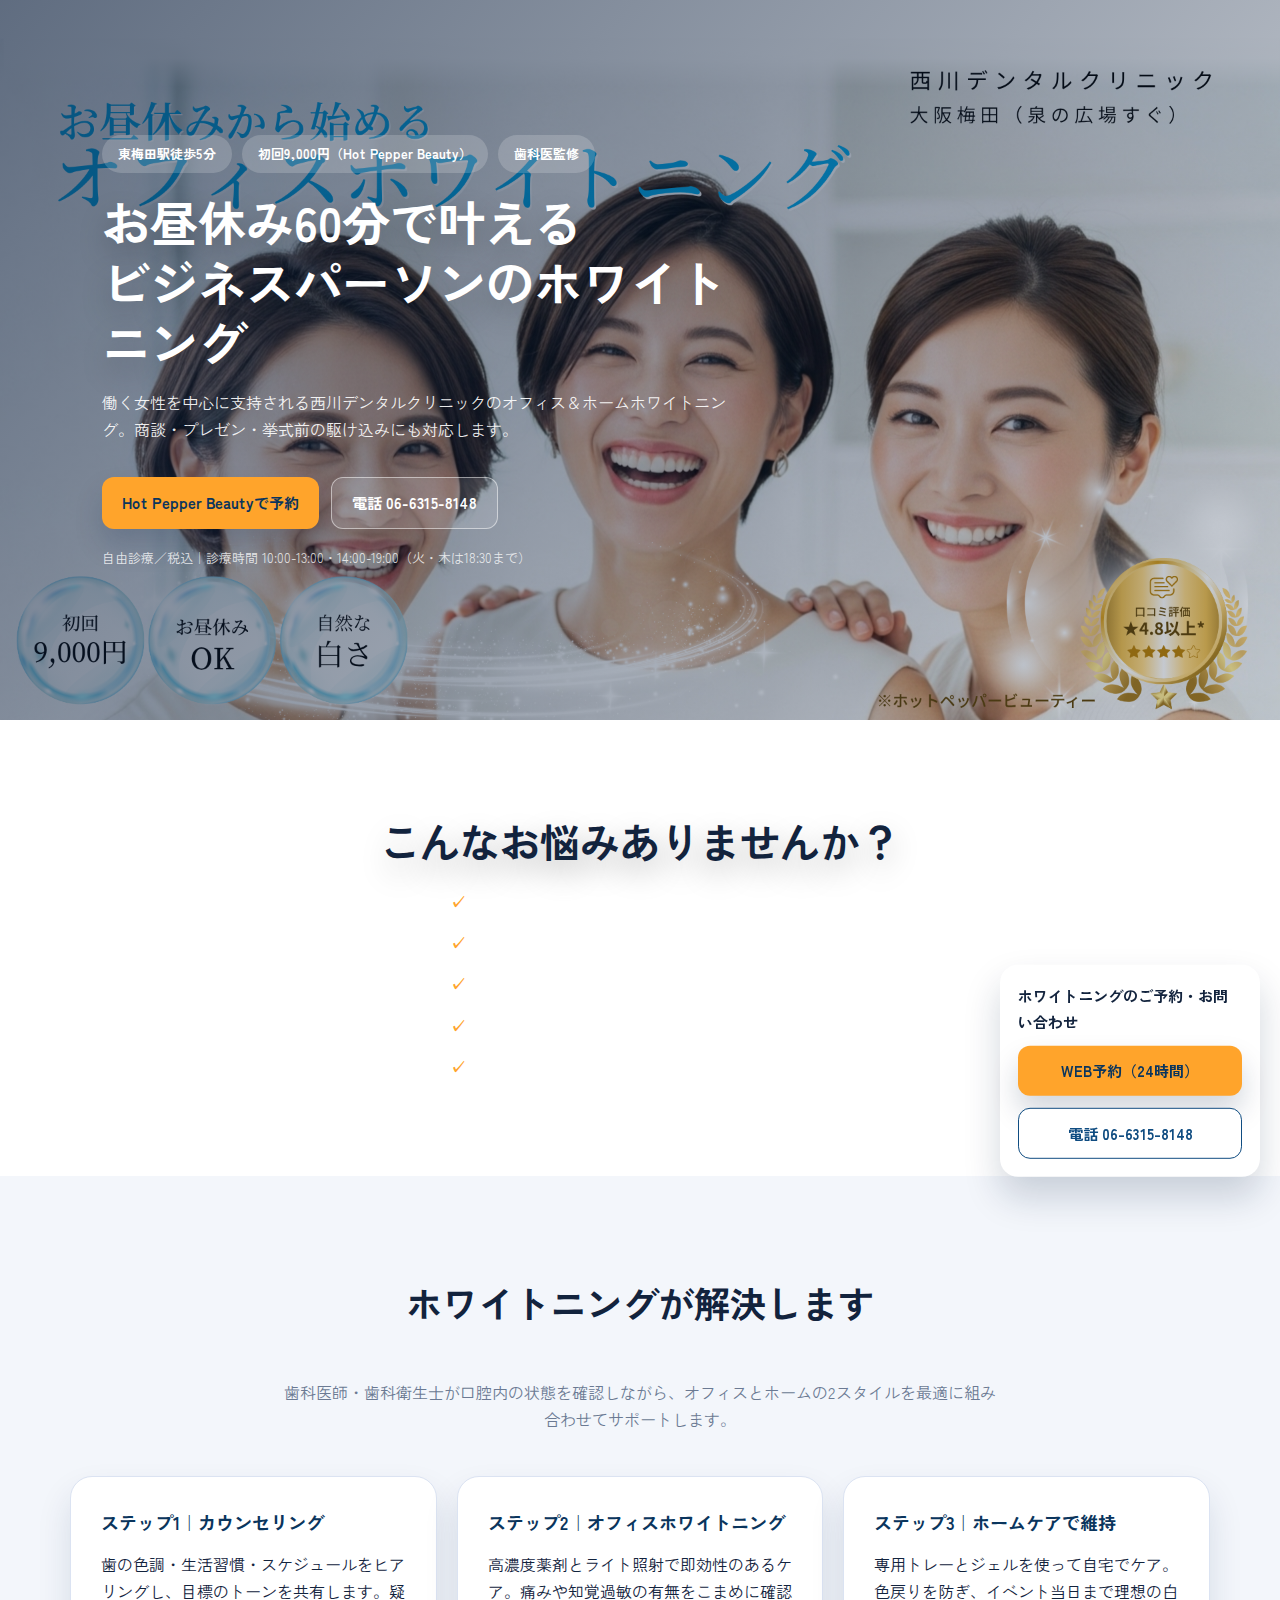
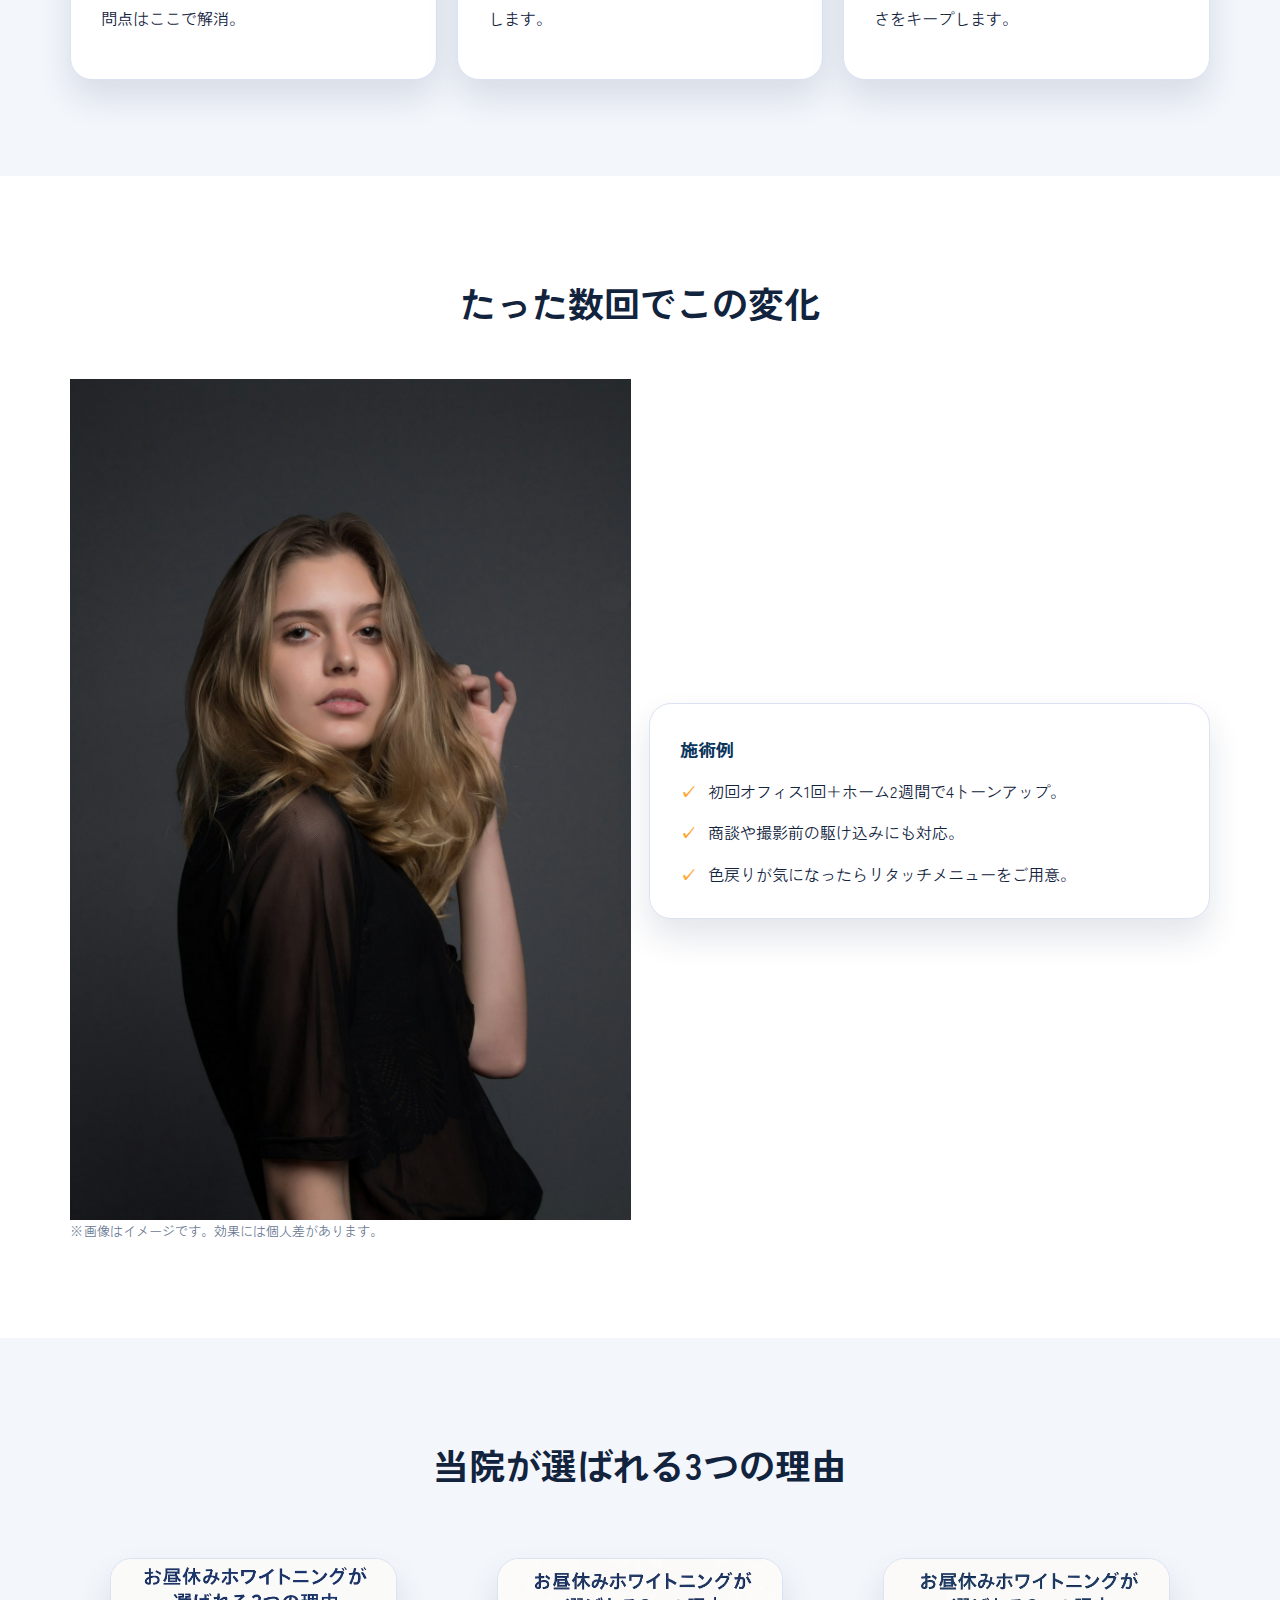
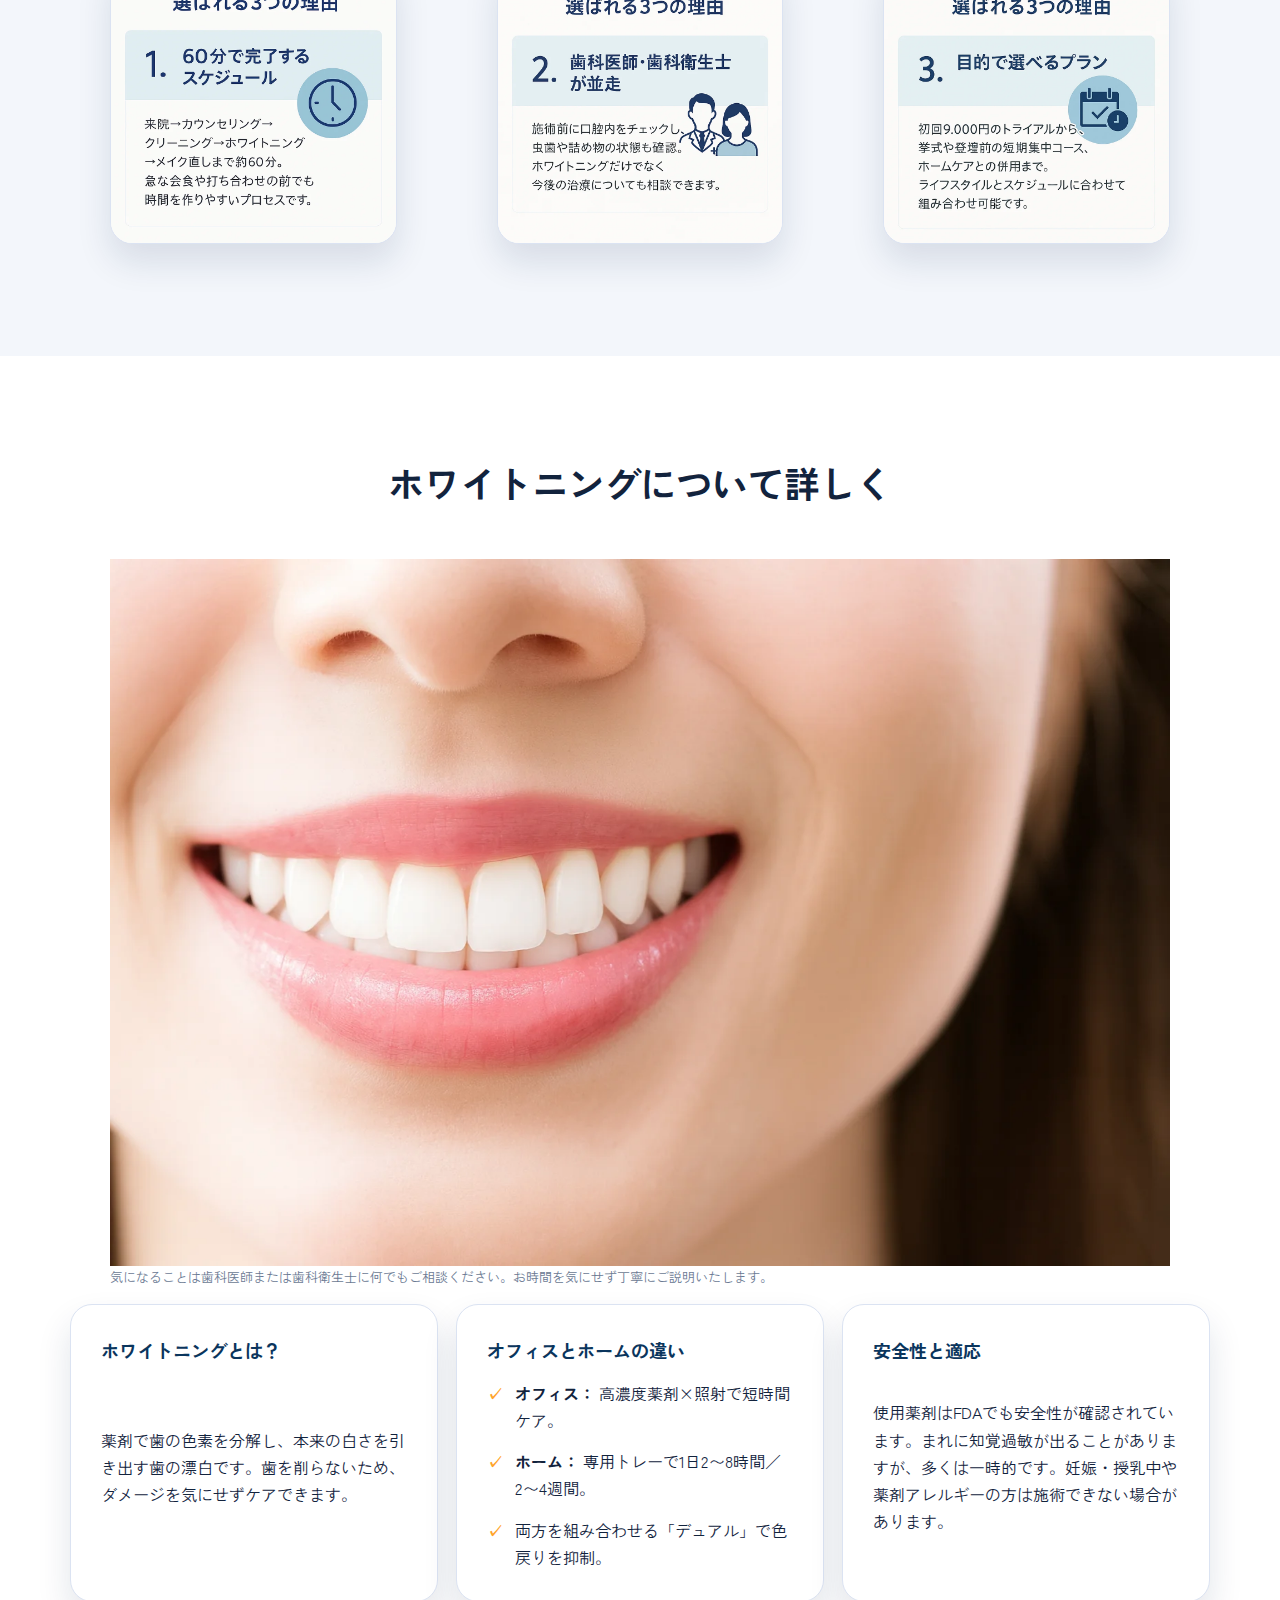
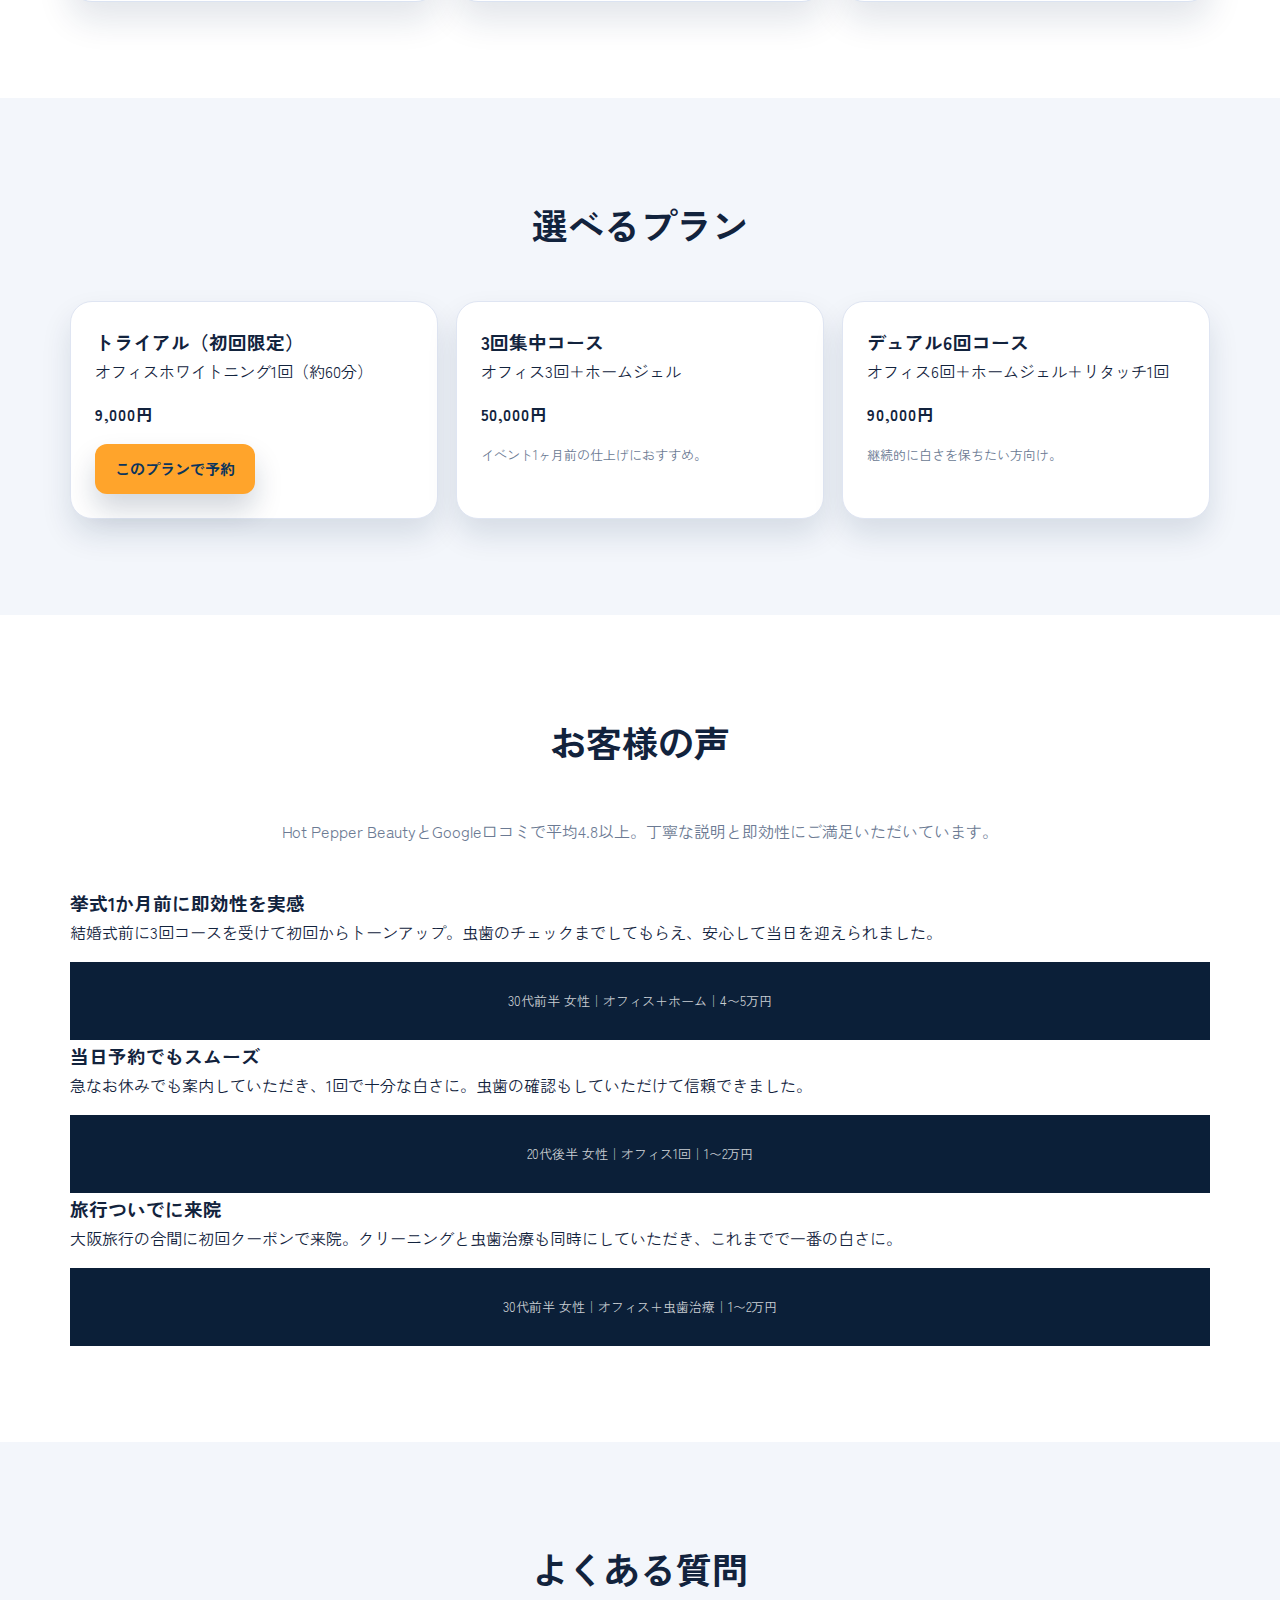
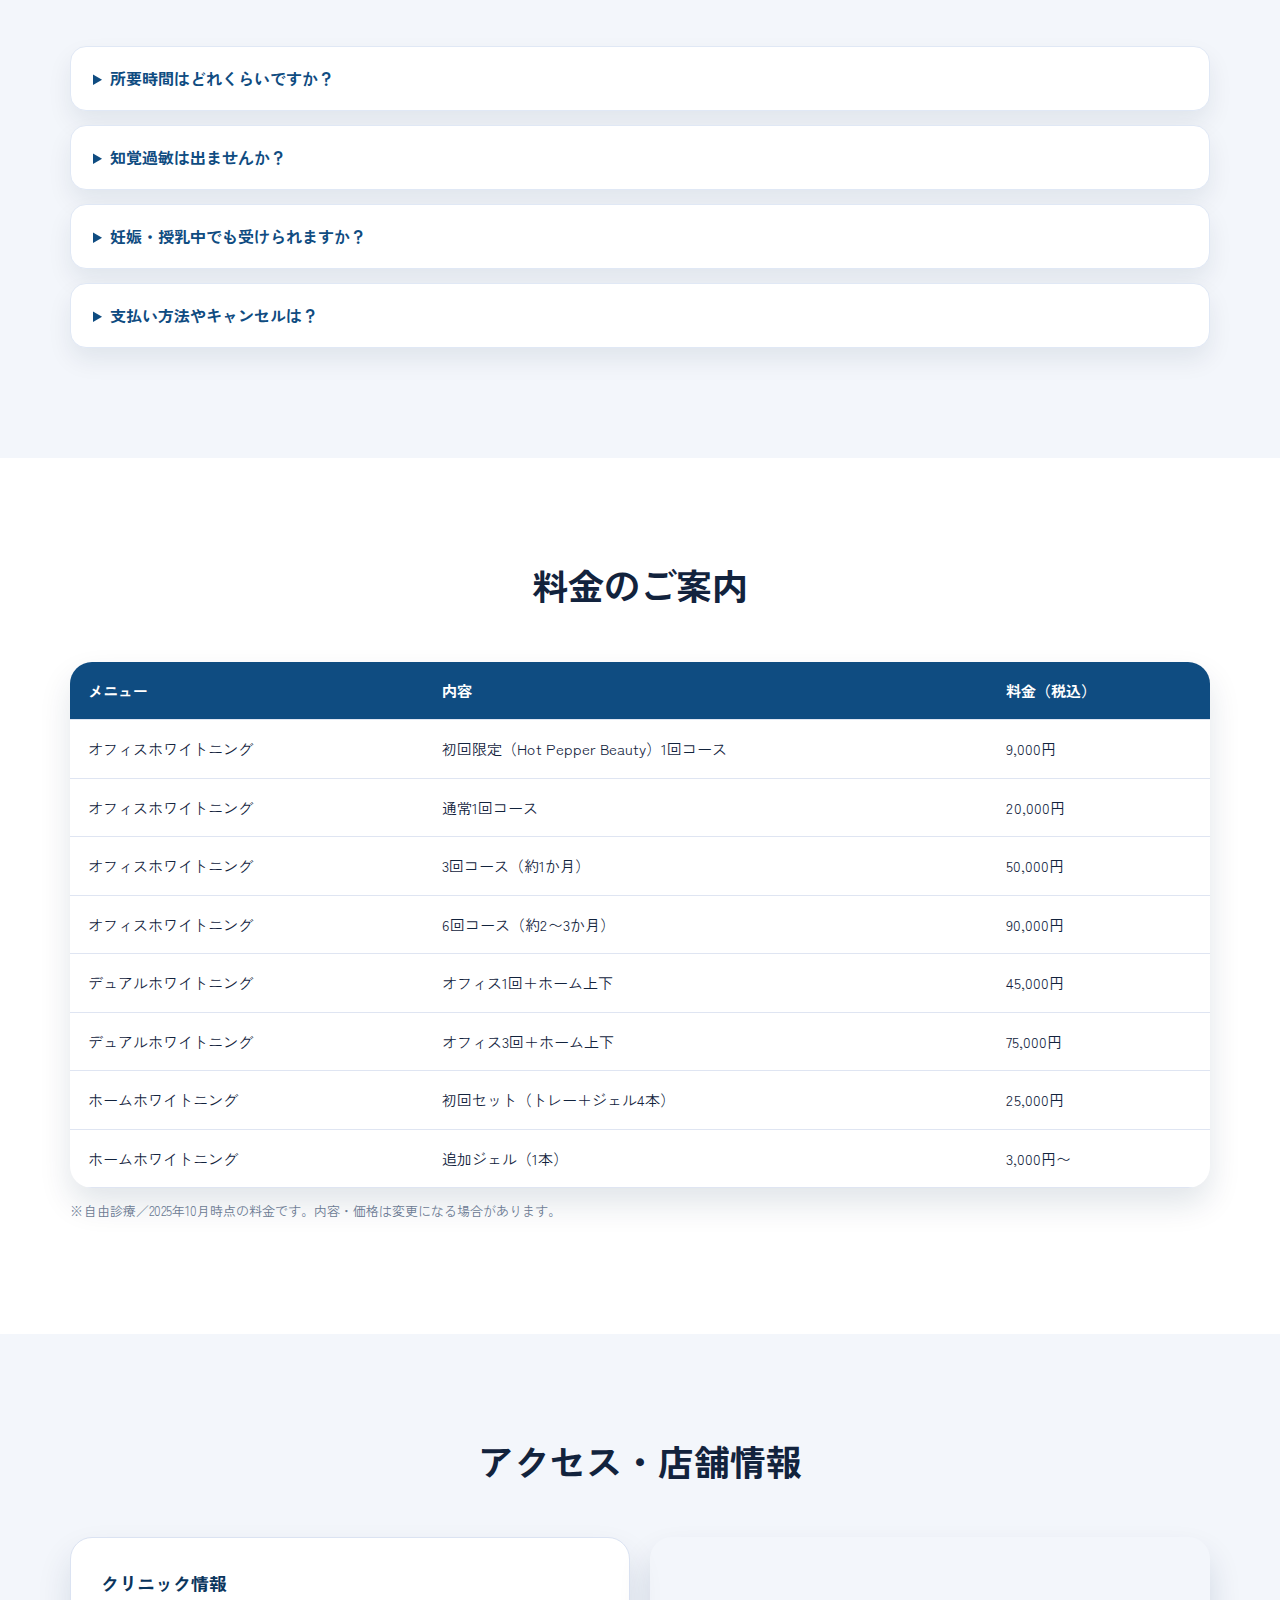
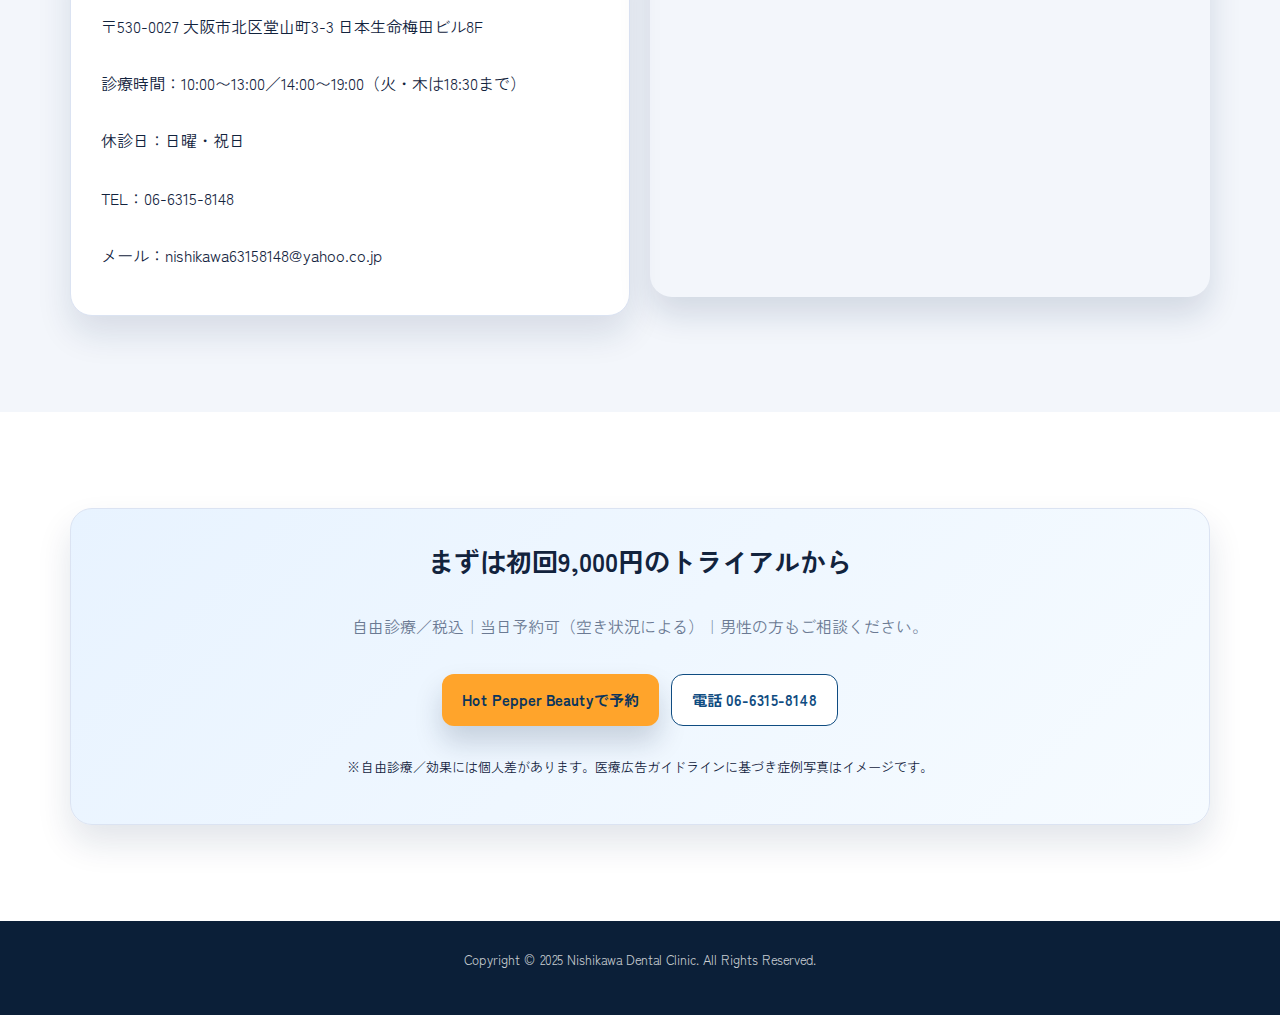
<file: lp/osaka_whitening/index-pattern-b.html>
<!DOCTYPE html>
<html lang="ja">
<head>
  <meta charset="utf-8">
  <meta name="viewport" content="width=device-width, initial-scale=1">
  <title>西川デンタルクリニック｜お昼休み60分で叶えるホワイトニング</title>
  <meta name="description" content="大阪・東梅田の西川デンタルクリニック。働く女性に人気のお昼休みホワイトニング。初回9,000円でプロのケアとホームケアを組み合わせ、ビジネスシーンに映える笑顔へ。">
  <link rel="preconnect" href="https://fonts.googleapis.com">
  <link rel="preconnect" href="https://fonts.gstatic.com" crossorigin>
  <link href="https://fonts.googleapis.com/css2?family=Zen+Kaku+Gothic+Antique:wght@500;700;900&display=swap" rel="stylesheet">
  <style>
    :root {
      --primary: #0f4c81;
      --primary-dark: #0a355d;
      --accent: #ffa42b;
      --bg: #f3f6fb;
      --text: #12233d;
      --muted: #6b7a93;
      --radius: 22px;
    }
    *, *::before, *::after { box-sizing: border-box; }
    body {
      margin: 0;
      font-family: "Zen Kaku Gothic Antique", "Hiragino Kaku Gothic ProN", "Meiryo", sans-serif;
      color: var(--text);
      background: #fff;
      line-height: 1.7;
    }
    a { color: inherit; text-decoration: none; }
    img { max-width: 100%; display: block; }
    p { margin: 0 0 1rem; }
    h1, h2, h3, h4 { margin: 0; font-family: "Zen Kaku Gothic Antique", sans-serif; }

    .container { width: min(1140px, 92vw); margin: 0 auto; }

    header.hero { position: relative; color: #fff; }
    header.hero picture, header.hero img { width: 100%; display: block; }
    header.hero .overlay {
      position: absolute; inset: 0;
      background: linear-gradient(130deg, rgba(10,30,60,0.65), rgba(10,30,60,0.2));
    }
    header.hero .hero-body {
      position: absolute; inset: 0;
      display: flex; align-items: center;
    }
    .hero-content {
      width: min(640px, 92vw);
      margin-left: clamp(24px, 8vw, 120px);
      display: grid; gap: 18px;
    }
    .hero-badges { display: flex; flex-wrap: wrap; gap: 10px; padding: 0; margin: 0; list-style: none; }
    .hero-badges li { background: rgba(255,255,255,0.18); padding: 8px 16px; border-radius: 999px; font-size: 13px; font-weight: 600; }
    .hero-title { font-size: clamp(30px, 5vw, 48px); line-height: 1.25; text-shadow: 0 12px 30px rgba(0,0,0,0.28); }
    .hero-lead { font-size: 16px; color: rgba(255,255,255,0.92); }
    .cta-row { display: flex; flex-wrap: wrap; gap: 12px; }
    .btn {
      display: inline-flex; align-items: center; justify-content: center;
      gap: 8px; padding: 12px 20px; border-radius: 12px;
      font-weight: 700; font-size: 15px; transition: transform 0.2s ease, box-shadow 0.2s ease;
    }
    .btn-primary { background: var(--accent); color: var(--primary-dark); box-shadow: 0 16px 28px rgba(12,32,64,0.18); }
    .btn-secondary { background: rgba(255,255,255,0.12); border: 1px solid rgba(255,255,255,0.5); color: #fff; }
    .btn:hover { transform: translateY(-2px); }
    .hero-meta { font-size: 13px; color: rgba(255,255,255,0.8); }

    section { padding: clamp(60px, 12vw, 96px) 0; }
    section:nth-of-type(even) { background: var(--bg); }
    .section-title { text-align: center; font-size: clamp(26px, 4vw, 36px); margin-bottom: clamp(30px, 6vw, 46px); }
    .section-lead { text-align: center; max-width: 720px; margin: 0 auto clamp(32px, 5vw, 42px); color: var(--muted); }

    .list-check { list-style: none; padding: 0; margin: 0; display: grid; gap: 14px; font-size: 16px; }
    .list-check li { position: relative; padding-left: 28px; }
    .list-check li::before {
      content: "✓"; position: absolute; left: 0; top: 0; color: var(--accent); font-weight: 700;
    }

    .grid-3 { display: grid; gap: 20px; grid-template-columns: repeat(auto-fit, minmax(280px, 1fr)); }
    .card {
      background: #fff; border-radius: var(--radius);
      border: 1px solid #dbe3f2; box-shadow: 0 18px 34px rgba(13,42,82,0.12);
      padding: clamp(22px, 3vw, 30px);
      display: grid; gap: 14px;
    }
    .card h3 { font-size: 18px; color: var(--primary-dark); }
    .card p { color: var(--text); }

    .cmp-grid { display: grid; gap: 18px; grid-template-columns: repeat(auto-fit, minmax(320px, 1fr)); }
    .cmp-item { background: #fff; border-radius: var(--radius); border: 1px solid #dfe5f2; padding: 24px; box-shadow: 0 16px 30px rgba(12,40,78,0.12); }

    .before-after {
      display: grid; gap: 18px; grid-template-columns: repeat(auto-fit, minmax(300px, 1fr)); align-items: center;
    }
    .before-after figure { margin: 0; }
    .note { font-size: 13px; color: var(--muted); }

    .faq details { background: #fff; border-radius: 16px; padding: 18px 22px; margin-bottom: 14px; border: 1px solid #e0e8f5; box-shadow: 0 12px 24px rgba(12,35,70,0.08); }
    .faq summary { cursor: pointer; font-weight: 700; color: var(--primary); }

    .price-table { width: 100%; border-collapse: collapse; overflow: hidden; border-radius: var(--radius); box-shadow: 0 16px 32px rgba(12,38,72,0.12); }
    .price-table thead { background: var(--primary); color: #fff; }
    .price-table th, .price-table td { padding: 16px 18px; text-align: left; font-size: 15px; border-bottom: 1px solid #dfe5f2; }
    .price-table tbody tr:nth-child(every) { background: #f9fbff; }

    .access-grid { display: grid; gap: 20px; grid-template-columns: repeat(auto-fit, minmax(320px, 1fr)); }

    footer { background: #0b1f38; color: rgba(255,255,255,0.78); text-align: center; padding: 28px 12px; font-size: 13px; }

    .floating-cta {
      position: fixed; right: 20px; bottom: 20px; width: 260px; background: #fff; border-radius: 18px;
      box-shadow: 0 20px 36px rgba(12,32,64,0.18); padding: 18px; display: grid; gap: 12px;
      transform: translateY(140%); transition: transform 0.3s ease; z-index: 30;
    }
    .floating-cta.show { transform: translateY(0); }
    .floating-cta .btn { width: 100%; justify-content: center; }

    @media (max-width: 720px) {
      .hero-body { position: static; display: block; padding: 64px 0 56px; }
      .hero-content { margin: 0 auto; color: var(--text); }
      header.hero .overlay { display: none; }
      header.hero { background: url('img/hero/mobile_hero.webp') center/cover no-repeat; color: var(--text); }
      .hero-badges li { background: rgba(255,255,255,0.78); color: var(--primary-dark); }
      .hero-lead { color: var(--text); }
      .btn-secondary { border: 1px solid var(--primary); color: var(--primary); background: rgba(255,255,255,0.9); }
      .floating-cta { width: min(220px, 90vw); right: 10px; bottom: 10px; padding: 14px; gap: 10px; }
      .floating-cta .btn { padding: 10px 14px; font-size: 14px; }
    }
  </style>
</head>
<body>
<div class="wrapper">
  <header class="hero" aria-hidden="true">
    <picture>
      <source media="(max-width: 720px)" srcset="img/hero/mobile_hero.webp">
      <img src="img/hero/lunch-break-whitening.webp" alt="お昼休みから始めるオフィスホワイトニングのイメージ">
    </picture>
    <div class="overlay"></div>
    <div class="hero-body">
      <div class="hero-content">
        <ul class="hero-badges">
          <li>東梅田駅徒歩5分</li>
          <li>初回9,000円（Hot Pepper Beauty）</li>
          <li>歯科医監修</li>
        </ul>
        <h1 class="hero-title">お昼休み60分で叶える<br>ビジネスパーソンのホワイトニング</h1>
        <p class="hero-lead">働く女性を中心に支持される西川デンタルクリニックのオフィス＆ホームホワイトニング。商談・プレゼン・挙式前の駆け込みにも対応します。</p>
        <div class="cta-row">
          <a class="btn btn-primary" href="https://clinic.beauty.hotpepper.jp/H000754078/" target="_blank" rel="noreferrer">Hot Pepper Beautyで予約</a>
          <a class="btn btn-secondary" href="tel:0663158148">電話 06-6315-8148</a>
        </div>
        <p class="hero-meta">自由診療／税込｜診療時間 10:00-13:00・14:00-19:00（火・木は18:30まで）</p>
      </div>
    </div>
  </header>

  <section class="concern-section">
    <div class="overlay"></div>
    <div class="container">
      <div class="hero-content" style="margin:0 auto; gap:22px; text-align:center;">
        <h2 class="hero-title" style="font-size: clamp(28px,5vw,40px);">こんなお悩みありませんか？</h2>
        <ul class="list-check" style="color:#fff; max-width:520px; margin:0 auto;">
          <li>黄色っぽい歯が気になる。</li>
          <li>人前で笑うときに自信が持てない。</li>
          <li>サロンのホワイトニングで効果を感じなかった。</li>
          <li>会食・プレゼン前に急いで整えたい。</li>
          <li>歯を削らずに安全にケアしたい。</li>
        </ul>
      </div>
    </div>
  </section>

  <section>
    <div class="container">
      <h2 class="section-title">ホワイトニングが解決します</h2>
      <p class="section-lead">歯科医師・歯科衛生士が口腔内の状態を確認しながら、オフィスとホームの2スタイルを最適に組み合わせてサポートします。</p>
      <div class="grid-3">
        <div class="card">
          <h3>ステップ1｜カウンセリング</h3>
          <p>歯の色調・生活習慣・スケジュールをヒアリングし、目標のトーンを共有します。疑問点はここで解消。</p>
        </div>
        <div class="card">
          <h3>ステップ2｜オフィスホワイトニング</h3>
          <p>高濃度薬剤とライト照射で即効性のあるケア。痛みや知覚過敏の有無をこまめに確認します。</p>
        </div>
        <div class="card">
          <h3>ステップ3｜ホームケアで維持</h3>
          <p>専用トレーとジェルを使って自宅でケア。色戻りを防ぎ、イベント当日まで理想の白さをキープします。</p>
        </div>
      </div>
    </div>
  </section>

  <section>
    <div class="container">
      <h2 class="section-title">たった数回でこの変化</h2>
      <div class="before-after">
        <figure>
          <img src="img/results/before-after_lunchwhite.webp" alt="ホワイトニング前後のイメージ">
          <figcaption class="note">※画像はイメージです。効果には個人差があります。</figcaption>
        </figure>
        <div class="card">
          <h3>施術例</h3>
          <ul class="list-check">
            <li>初回オフィス1回＋ホーム2週間で4トーンアップ。</li>
            <li>商談や撮影前の駆け込みにも対応。</li>
            <li>色戻りが気になったらリタッチメニューをご用意。</li>
          </ul>
        </div>
      </div>
    </div>
  </section>

  <section>
    <div class="container">
      <h2 class="section-title">当院が選ばれる3つの理由</h2>
      <div class="grid-3">
        <figure class="card" style="padding:0; overflow:hidden;">
          <img src="img/clinic/ChatGPT Image 2025年10月22日 09_45_33.webp" alt="選ばれる理由1：60分で完了するスケジュール">
        </figure>
        <figure class="card" style="padding:0; overflow:hidden;">
          <img src="img/clinic/ChatGPT Image 2025年10月22日 09_45_38.webp" alt="選ばれる理由2：歯科医師・歯科衛生士が並走">
        </figure>
        <figure class="card" style="padding:0; overflow:hidden;">
          <img src="img/clinic/ChatGPT Image 2025年10月22日 09_45_54.webp" alt="選ばれる理由3：目的で選べるプラン">
        </figure>
      </div>
    </div>
  </section>

  <section>
    <div class="container">
      <h2 class="section-title">ホワイトニングについて詳しく</h2>
      <div class="media-pair" style="grid-template-columns: repeat(auto-fit, minmax(360px, 1fr));">
        <figure>
          <img src="img/clinic/ChatGPT Image 2025年10月21日 11_15_26.webp" alt="ホワイトニングの流れ資料">
          <figcaption class="note">気になることは歯科医師または歯科衛生士に何でもご相談ください。お時間を気にせず丁寧にご説明いたします。</figcaption>
        </figure>
        <div class="grid-3" style="display:grid; gap:18px;">
          <div class="card">
            <h3>ホワイトニングとは？</h3>
            <p>薬剤で歯の色素を分解し、本来の白さを引き出す歯の漂白です。歯を削らないため、ダメージを気にせずケアできます。</p>
          </div>
          <div class="card">
            <h3>オフィスとホームの違い</h3>
            <ul class="list-check">
              <li><strong>オフィス：</strong> 高濃度薬剤×照射で短時間ケア。</li>
              <li><strong>ホーム：</strong> 専用トレーで1日2〜8時間／2〜4週間。</li>
              <li>両方を組み合わせる「デュアル」で色戻りを抑制。</li>
            </ul>
          </div>
          <div class="card">
            <h3>安全性と適応</h3>
            <p>使用薬剤はFDAでも安全性が確認されています。まれに知覚過敏が出ることがありますが、多くは一時的です。妊娠・授乳中や薬剤アレルギーの方は施術できない場合があります。</p>
          </div>
        </div>
      </div>
    </div>
  </section>

  <section>
    <div class="container">
      <h2 class="section-title">選べるプラン</h2>
      <div class="cmp-grid">
        <div class="cmp-item">
          <h3>トライアル（初回限定）</h3>
          <p>オフィスホワイトニング1回（約60分）</p>
          <p><strong>9,000円</strong></p>
          <a class="btn btn-primary" href="https://clinic.beauty.hotpepper.jp/H000754078/" target="_blank" rel="noreferrer">このプランで予約</a>
        </div>
        <div class="cmp-item">
          <h3>3回集中コース</h3>
          <p>オフィス3回＋ホームジェル</p>
          <p><strong>50,000円</strong></p>
          <p class="note">イベント1ヶ月前の仕上げにおすすめ。</p>
        </div>
        <div class="cmp-item">
          <h3>デュアル6回コース</h3>
          <p>オフィス6回＋ホームジェル＋リタッチ1回</p>
          <p><strong>90,000円</strong></p>
          <p class="note">継続的に白さを保ちたい方向け。</p>
        </div>
      </div>
    </div>
  </section>

  <section>
    <div class="container">
      <h2 class="section-title">お客様の声</h2>
      <p class="section-lead">Hot Pepper BeautyとGoogle口コミで平均4.8以上。丁寧な説明と即効性にご満足いただいています。</p>
      <div class="testimonial-grid">
        <article class="testimonial-card">
          <h3>挙式1か月前に即効性を実感</h3>
          <p>結婚式前に3回コースを受けて初回からトーンアップ。虫歯のチェックまでしてもらえ、安心して当日を迎えられました。</p>
          <footer>30代前半 女性｜オフィス＋ホーム｜4〜5万円</footer>
        </article>
        <article class="testimonial-card">
          <h3>当日予約でもスムーズ</h3>
          <p>急なお休みでも案内していただき、1回で十分な白さに。虫歯の確認もしていただけて信頼できました。</p>
          <footer>20代後半 女性｜オフィス1回｜1〜2万円</footer>
        </article>
        <article class="testimonial-card">
          <h3>旅行ついでに来院</h3>
          <p>大阪旅行の合間に初回クーポンで来院。クリーニングと虫歯治療も同時にしていただき、これまでで一番の白さに。</p>
          <footer>30代前半 女性｜オフィス＋虫歯治療｜1〜2万円</footer>
        </article>
      </div>
    </div>
  </section>

  <section class="faq">
    <div class="container">
      <h2 class="section-title">よくある質問</h2>
      <details>
        <summary>所要時間はどれくらいですか？</summary>
        <p>オフィスホワイトニングはカウンセリング含め約60分です。ホームケアは1日2〜8時間を2〜4週間継続いただきます。</p>
      </details>
      <details>
        <summary>知覚過敏は出ませんか？</summary>
        <p>まれにしみる感覚が出ることがありますが、多くは一時的です。症状が出た場合は照射時間や薬剤濃度を調整しますのでご安心ください。</p>
      </details>
      <details>
        <summary>妊娠・授乳中でも受けられますか？</summary>
        <p>安全を期して妊娠中・授乳中の方は施術を控えていただいております。時期が落ち着いてから改めてご相談ください。</p>
      </details>
      <details>
        <summary>支払い方法やキャンセルは？</summary>
        <p>現金・各種クレジットカードに対応。当日キャンセルは1回分消化となりますので、前日までにご連絡ください。</p>
      </details>
    </div>
  </section>

  <section>
    <div class="container">
      <h2 class="section-title">料金のご案内</h2>
      <table class="price-table">
        <thead>
          <tr><th>メニュー</th><th>内容</th><th>料金（税込）</th></tr>
        </thead>
        <tbody>
          <tr><td>オフィスホワイトニング</td><td>初回限定（Hot Pepper Beauty）1回コース</td><td>9,000円</td></tr>
          <tr><td>オフィスホワイトニング</td><td>通常1回コース</td><td>20,000円</td></tr>
          <tr><td>オフィスホワイトニング</td><td>3回コース（約1か月）</td><td>50,000円</td></tr>
          <tr><td>オフィスホワイトニング</td><td>6回コース（約2〜3か月）</td><td>90,000円</td></tr>
          <tr><td>デュアルホワイトニング</td><td>オフィス1回＋ホーム上下</td><td>45,000円</td></tr>
          <tr><td>デュアルホワイトニング</td><td>オフィス3回＋ホーム上下</td><td>75,000円</td></tr>
          <tr><td>ホームホワイトニング</td><td>初回セット（トレー＋ジェル4本）</td><td>25,000円</td></tr>
          <tr><td>ホームホワイトニング</td><td>追加ジェル（1本）</td><td>3,000円〜</td></tr>
        </tbody>
      </table>
      <p class="note" style="margin-top:12px;">※自由診療／2025年10月時点の料金です。内容・価格は変更になる場合があります。</p>
    </div>
  </section>

  <section>
    <div class="container">
      <h2 class="section-title">アクセス・店舗情報</h2>
      <div class="access-grid">
        <div class="card">
          <h3>クリニック情報</h3>
          <p>〒530-0027 大阪市北区堂山町3-3 日本生命梅田ビル8F</p>
          <p>診療時間：10:00〜13:00／14:00〜19:00（火・木は18:30まで）</p>
          <p>休診日：日曜・祝日</p>
          <p>TEL：<a href="tel:0663158148">06-6315-8148</a></p>
          <p>メール：<a href="mailto:nishikawa63158148@yahoo.co.jp">nishikawa63158148@yahoo.co.jp</a></p>
        </div>
        <iframe title="西川デンタルクリニック 地図" src="https://www.google.com/maps/embed?pb=!1m18!1m12!1m3!1d1640.0540504025219!2d135.5019302563895!3d34.70245328043417!2m3!1f0!2f0!3f0!3m2!1i1024!2i768!4f13.1!3m3!1m2!1s0x6000e6eb31225687%3A0xc0bb4dc4a2756f9c!2z5pel5pys5biC5YyX5Yy65aCC5bGx55S677yT4oiS77yTIOaXpeacrOeUn-WRveaiheeUsOODk-ODqyA4Rg!5e0!3m2!1sja!2sjp!4v1529983016754" width="100%" height="360" style="border:0;border-radius:22px; box-shadow:0 18px 32px rgba(12,45,88,0.14);" allowfullscreen loading="lazy" referrerpolicy="no-referrer-when-downgrade"></iframe>
      </div>
    </div>
  </section>

  <section>
    <div class="container">
      <div class="card" style="text-align:center; background: linear-gradient(135deg, #e8f3ff, #f6fbff);">
        <h2 style="margin-bottom:16px; font-size:26px;">まずは初回9,000円のトライアルから</h2>
        <p style="margin-bottom:20px; color: var(--muted);">自由診療／税込｜当日予約可（空き状況による）｜男性の方もご相談ください。</p>
        <div class="cta-row" style="justify-content:center;">
          <a class="btn btn-primary" href="https://clinic.beauty.hotpepper.jp/H000754078/" target="_blank" rel="noreferrer">Hot Pepper Beautyで予約</a>
          <a class="btn btn-secondary" href="tel:0663158148" style="color:var(--primary); border:1px solid var(--primary); background:#fff;">電話 06-6315-8148</a>
        </div>
        <p class="note" style="margin-top:16px;">※自由診療／効果には個人差があります。医療広告ガイドラインに基づき症例写真はイメージです。</p>
      </div>
    </div>
  </section>

  <footer>
    <p>Copyright &copy; 2025 Nishikawa Dental Clinic. All Rights Reserved.</p>
  </footer>
</div>

<div class="floating-cta" id="floatingCta">
  <strong style="font-size:15px;">ホワイトニングのご予約・お問い合わせ</strong>
  <a class="btn btn-primary" href="https://clinic.beauty.hotpepper.jp/H000754078/" target="_blank" rel="noreferrer">WEB予約（24時間）</a>
  <a class="btn btn-secondary" style="color:var(--primary); border:1px solid var(--primary); background:#fff;" href="tel:0663158148">電話 06-6315-8148</a>
</div>

<script>
  const floatingCta = document.getElementById('floatingCta');
  const toggleFloating = () => {
    const scrollY = window.scrollY || document.documentElement.scrollTop;
    if (scrollY > 480) floatingCta.classList.add('show');
    else floatingCta.classList.remove('show');
  };
  window.addEventListener('scroll', toggleFloating);
</script>
</body>
</html>
</file>
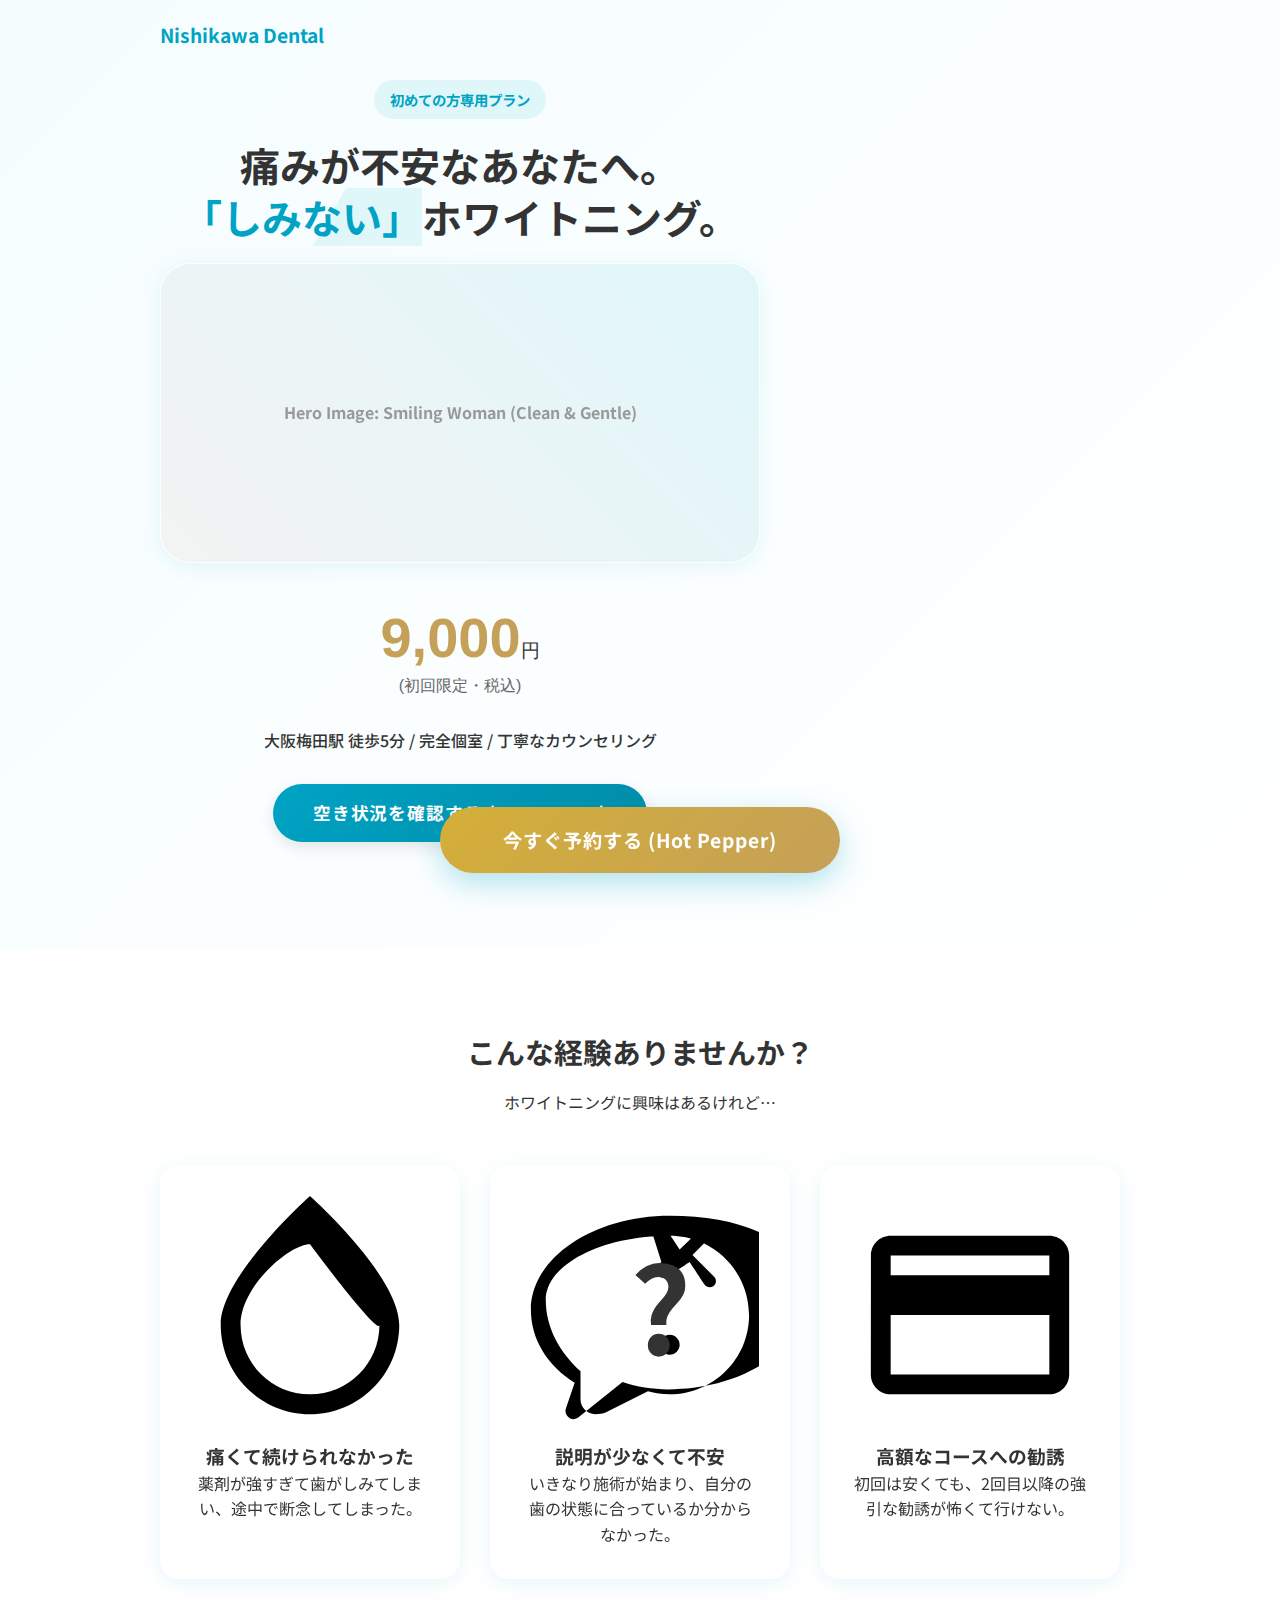
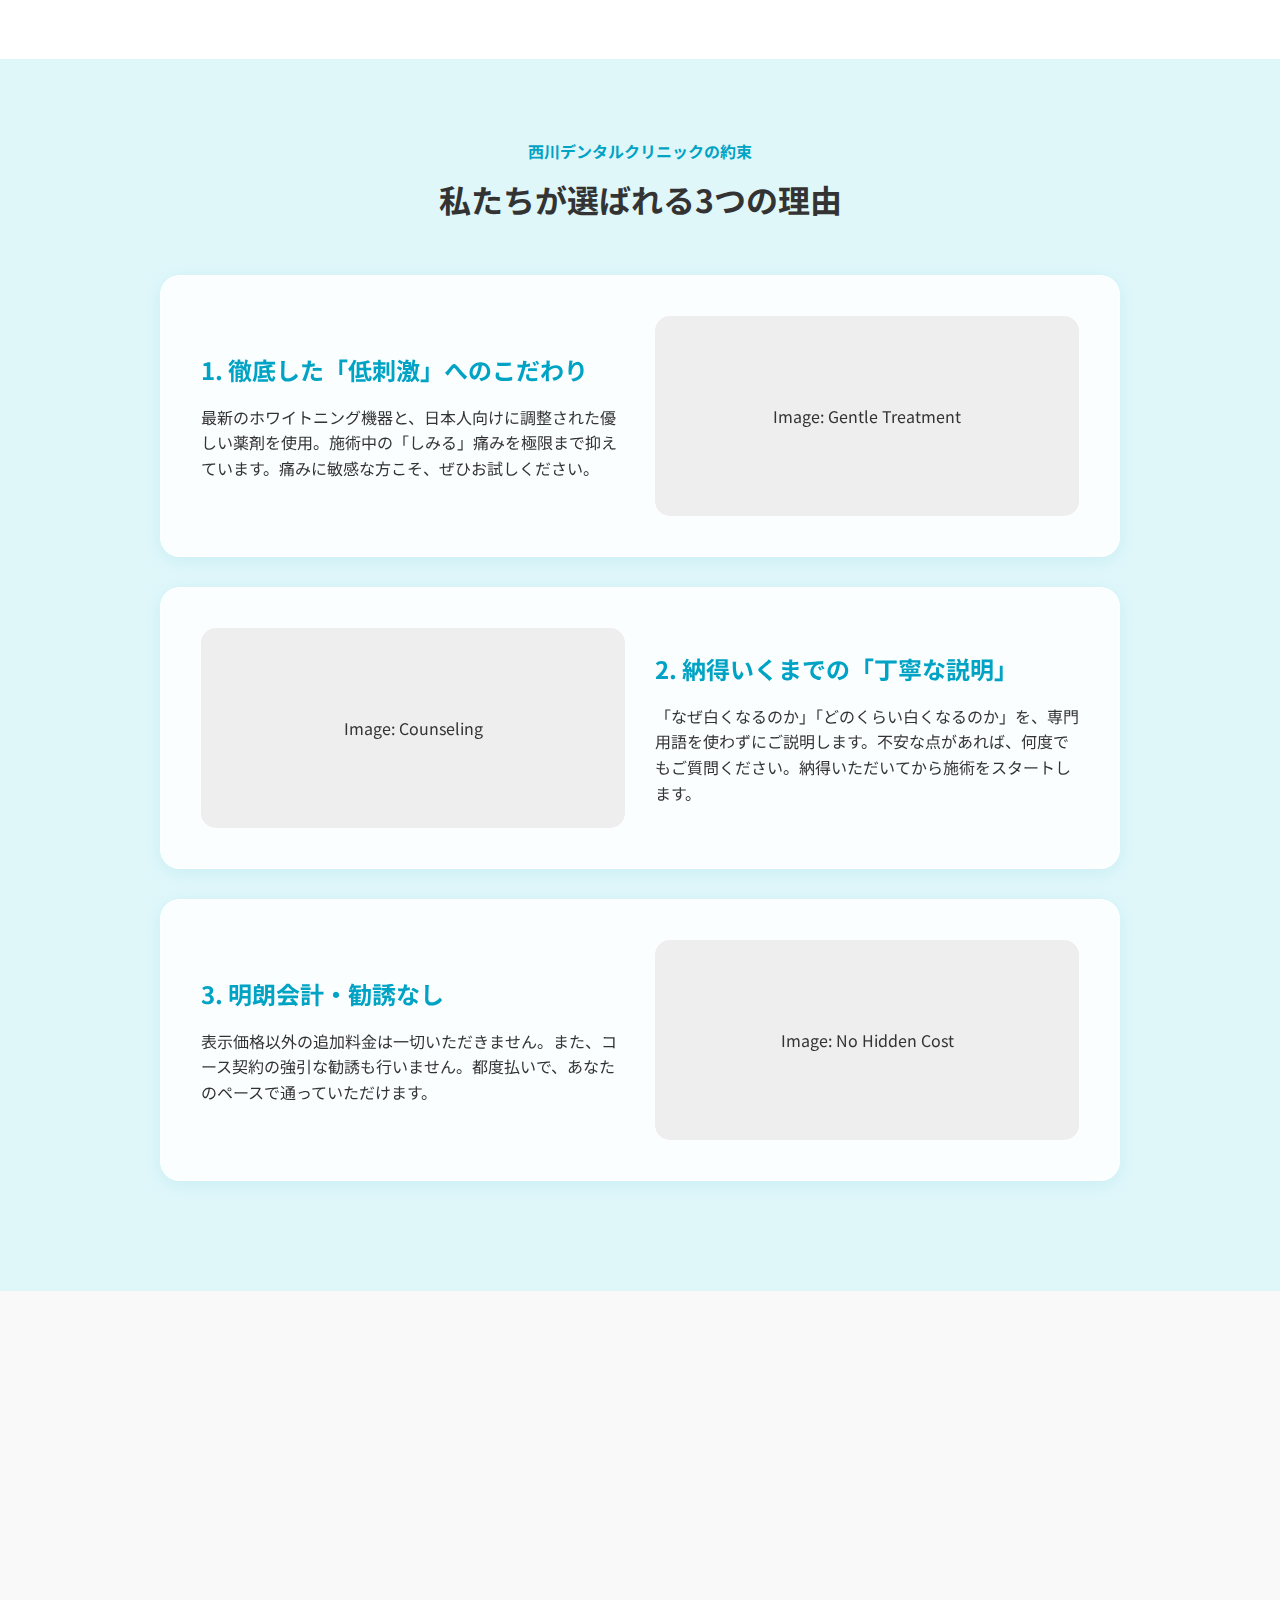
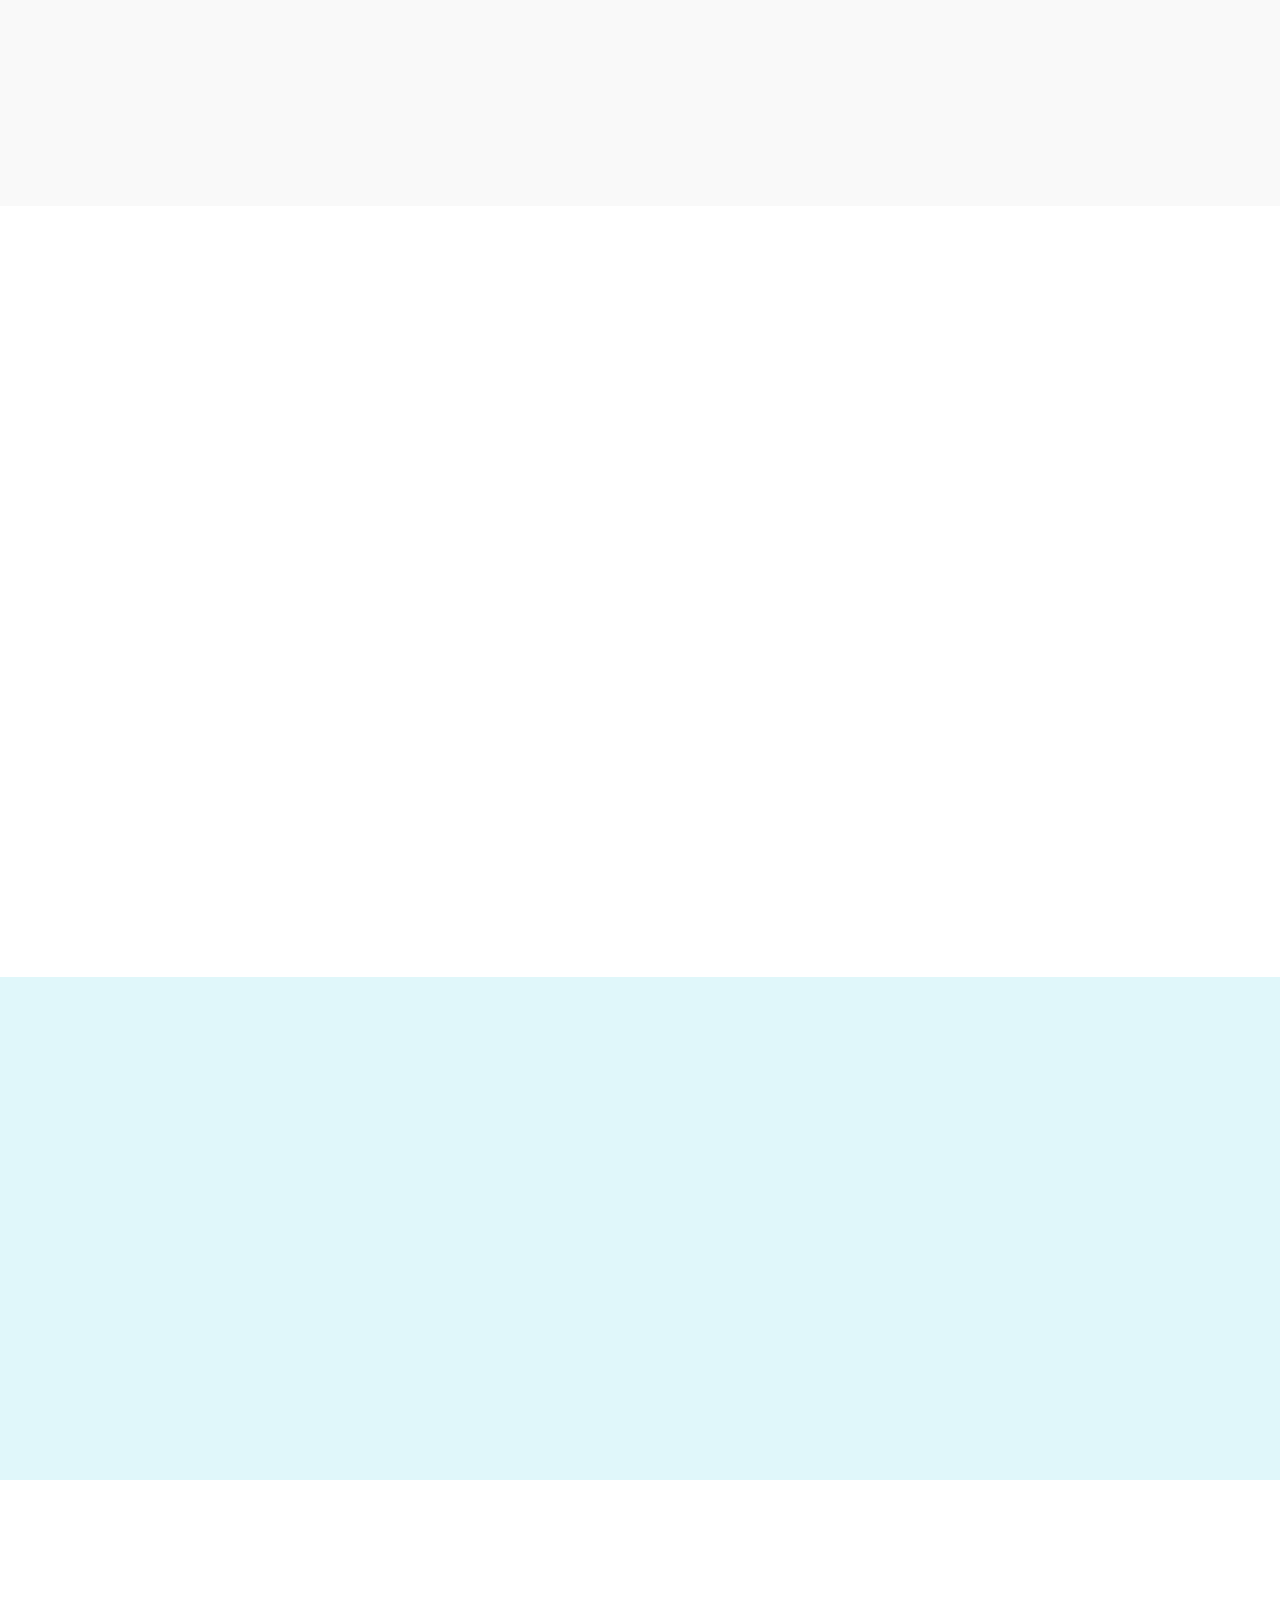
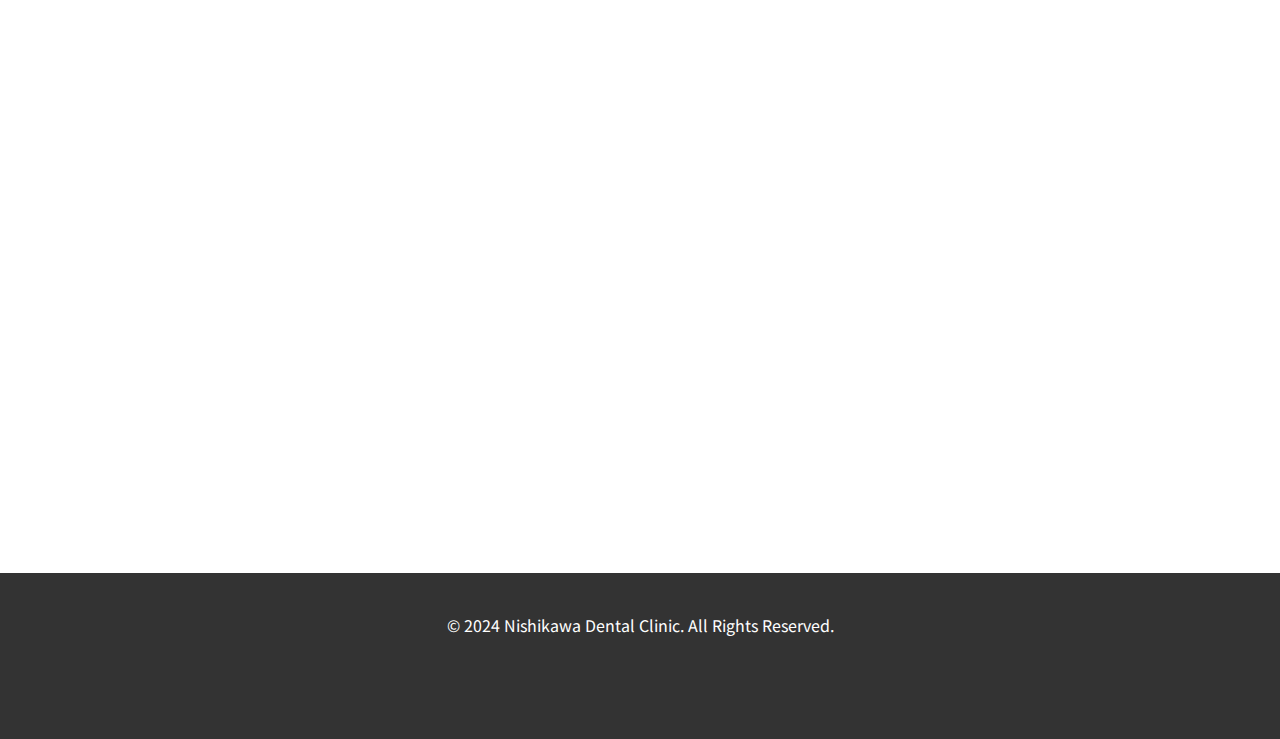
<file: lp/osaka_whitening/proposal_v1.html>
<!DOCTYPE html>
<html lang="ja">

<head>
    <meta charset="UTF-8">
    <meta name="viewport" content="width=device-width, initial-scale=1.0">
    <title>西川デンタルクリニック | 大阪梅田の痛くないホワイトニング</title>
    <meta name="description" content="大阪梅田でホワイトニングなら西川デンタルクリニック。初回9,000円。痛みが苦手な方、初めての方に丁寧な説明と施術をお約束します。">

    <!-- Fonts -->
    <link rel="preconnect" href="https://fonts.googleapis.com">
    <link rel="preconnect" href="https://fonts.gstatic.com" crossorigin>
    <link href="https://fonts.googleapis.com/css2?family=Noto+Sans+JP:wght@400;500;700&display=swap" rel="stylesheet">

    <!-- Styles -->
    <link rel="stylesheet" href="css/style_v1.css">
</head>

<body>

    <!-- Header -->
    <header class="site-header">
        <div class="container">
            <div class="logo">Nishikawa Dental</div>
        </div>
    </header>

    <!-- Hero Section (First View) -->
    <section class="hero">
        <div class="container">
            <div class="hero-content animate-fade-in">
                <span class="hero-tagline">初めての方専用プラン</span>
                <h1 class="hero-title">
                    痛みが不安なあなたへ。<br>
                    <span>「しみない」</span>ホワイトニング。
                </h1>

                <!-- Placeholder for Hero Image -->
                <div class="hero-image-placeholder glass-card">
                    <p>Hero Image: Smiling Woman (Clean & Gentle)</p>
                </div>

                <div class="hero-price">
                    9,000<span>円</span>
                    <span
                        style="display:block; font-size: 1rem; color: #666; font-weight: normal; margin-top: -10px;">(初回限定・税込)</span>
                </div>

                <p style="margin-bottom: 30px; font-weight: 500;">
                    大阪梅田駅 徒歩5分 / 完全個室 / 丁寧なカウンセリング
                </p>

                <!-- Primary CTA (Anchor to Hot Pepper) -->
                <a href="https://beauty.hotpepper.jp/kr/slnH000000000/" target="_blank" class="btn btn-primary">
                    空き状況を確認する (Hot Pepper)
                </a>
            </div>
        </div>
    </section>

    <!-- Empathy Section (Why users leave/hesitate) -->
    <section class="section-empathy">
        <div class="container">
            <div class="text-center" style="margin-bottom: 50px;">
                <h2 style="font-size: 1.8rem; margin-bottom: 15px;">こんな経験ありませんか？</h2>
                <p>ホワイトニングに興味はあるけれど…</p>
            </div>

            <div class="empathy-grid">
                <div class="empathy-card glass-card">
                    <!-- Icon: Pain/Tears (Stylized Drop) -->
                    <svg class="icon-svg" viewBox="0 0 24 24">
                        <path
                            d="M12,22c4.97,0,9-4.03,9-9c0-4.97-9-13-9-13S3,8.03,3,13C3,17.97,7.03,22,12,22z M12,4.86c2.1,2.85,7,9.13,7,8.14 c0,3.87-3.13,7-7,7s-7-3.13-7-7C5,9.13,9.9,4.86,12,4.86z" />
                    </svg>
                    <h3>痛くて続けられなかった</h3>
                    <p>薬剤が強すぎて歯がしみてしまい、途中で断念してしまった。</p>
                </div>
                <div class="empathy-card glass-card">
                    <!-- Icon: Anxiety (Question Bubble) -->
                    <svg class="icon-svg" viewBox="0 0 24 24">
                        <path
                            d="M15,4c4.42,0,8,3.58,8,8s-3.58,8-8,8c-0.76,0-1.5-0.11-2.2-0.31l-4.22,2.11C8.25,21.94,7.87,22,7.5,22 c-0.83,0-1.5-0.67-1.5-1.5v-2.84C3.91,15.76,2.5,13.26,2.5,10.5C2.5,6.91,8.1,4,15,4 M15,2C7.27,2,1,6.27,1,11.5 c0,2.99,1.72,5.67,4.41,7.34L4.5,21.5c-0.1,0.5,0.28,1,0.79,1c0.18,0,0.36-0.06,0.51-0.18l4.44-3.56c1.43,0.48,2.99,0.74,4.6,0.74 c7.73,0,14-4.27,14-9.5S22.73,2,15,2L15,2z M15,14c-0.55,0-1,0.45-1,1s0.45,1,1,1s1-0.45,1-1S15.55,14,15,14z M14.16,6.66 c-0.21,0.14-0.36,0.36-0.42,0.61c-0.06,0.25-0.02,0.51,0.12,0.72c0.2,0.29,0.59,0.37,0.88,0.17c0.05-0.03,2.26-1.5,2.26-1.5 s1.5,2.26,1.5,2.26c0.2,0.29,0.59,0.37,0.88,0.17c0.29-0.2,0.37-0.59,0.17-0.88l-2.26-2.26l2.26-2.26 c0.2-0.29,0.12-0.68-0.17-0.88c-0.29-0.2-0.68-0.12-0.88,0.17L16,5.39l-1.84-2.76c-0.2-0.29-0.59-0.37-0.88-0.17 c-0.29,0.2-0.37,0.59-0.17,0.88L14.16,6.66z" />
                        <text x="11" y="16" font-size="12" font-weight="bold" fill="currentColor">?</text>
                    </svg>
                    <h3>説明が少なくて不安</h3>
                    <p>いきなり施術が始まり、自分の歯の状態に合っているか分からなかった。</p>
                </div>
                <div class="empathy-card glass-card">
                    <!-- Icon: Money (Wallet/Card) -->
                    <svg class="icon-svg" viewBox="0 0 24 24">
                        <path
                            d="M20,4H4C2.89,4,2.01,4.89,2.01,6L2,18c0,1.11,0.89,2,2,2h16c1.11,0,2-0.89,2-2V6C22,4.89,21.11,4,20,4z M20,18H4v-6h16V18z M20,8H4V6h16V8z" />
                    </svg>
                    <h3>高額なコースへの勧誘</h3>
                    <p>初回は安くても、2回目以降の強引な勧誘が怖くて行けない。</p>
                </div>
            </div>
        </div>
    </section>

    <!-- Solution / USP Section -->
    <section class="section-usp">
        <div class="container">
            <div class="text-center" style="margin-bottom: 50px;">
                <span style="color: var(--color-primary); font-weight: bold;">西川デンタルクリニックの約束</span>
                <h2 style="font-size: 2rem; margin-top: 10px;">私たちが選ばれる3つの理由</h2>
            </div>

            <!-- USP 1 -->
            <div class="glass-card"
                style="padding: 40px; margin-bottom: 30px; display: flex; align-items: center; gap: 30px; flex-wrap: wrap;">
                <div style="flex: 1; min-width: 280px;">
                    <h3 style="font-size: 1.5rem; color: var(--color-primary); margin-bottom: 15px;">1. 徹底した「低刺激」へのこだわり
                    </h3>
                    <p>最新のホワイトニング機器と、日本人向けに調整された優しい薬剤を使用。施術中の「しみる」痛みを極限まで抑えています。痛みに敏感な方こそ、ぜひお試しください。</p>
                </div>
                <div
                    style="flex: 1; height: 200px; background: #eee; border-radius: 15px; display: flex; align-items: center; justify-content: center;">
                    Image: Gentle Treatment
                </div>
            </div>

            <!-- USP 2 -->
            <div class="glass-card"
                style="padding: 40px; margin-bottom: 30px; display: flex; align-items: center; gap: 30px; flex-wrap: wrap; flex-direction: row-reverse;">
                <div style="flex: 1; min-width: 280px;">
                    <h3 style="font-size: 1.5rem; color: var(--color-primary); margin-bottom: 15px;">2. 納得いくまでの「丁寧な説明」
                    </h3>
                    <p>「なぜ白くなるのか」「どのくらい白くなるのか」を、専門用語を使わずにご説明します。不安な点があれば、何度でもご質問ください。納得いただいてから施術をスタートします。</p>
                </div>
                <div
                    style="flex: 1; height: 200px; background: #eee; border-radius: 15px; display: flex; align-items: center; justify-content: center;">
                    Image: Counseling
                </div>
            </div>

            <!-- USP 3 -->
            <div class="glass-card"
                style="padding: 40px; margin-bottom: 30px; display: flex; align-items: center; gap: 30px; flex-wrap: wrap;">
                <div style="flex: 1; min-width: 280px;">
                    <h3 style="font-size: 1.5rem; color: var(--color-primary); margin-bottom: 15px;">3. 明朗会計・勧誘なし</h3>
                    <p>表示価格以外の追加料金は一切いただきません。また、コース契約の強引な勧誘も行いません。都度払いで、あなたのペースで通っていただけます。</p>
                </div>
                <div
                    style="flex: 1; height: 200px; background: #eee; border-radius: 15px; display: flex; align-items: center; justify-content: center;">
                    Image: No Hidden Cost
                </div>
            </div>
        </div>
    </section>

    <!-- Voice of Customers -->
    <section class="section-voice" style="padding: 80px 20px; background: #f9f9f9;">
        <div class="container">
            <div class="text-center js-scroll-trigger" style="margin-bottom: 50px;">
                <span style="color: var(--color-primary); font-weight: bold;">体験者の声</span>
                <h2 style="font-size: 2rem; margin-top: 10px;">「痛くなかった」と好評です</h2>
            </div>

            <div class="empathy-grid">
                <!-- Review 1 -->
                <div class="review-card js-scroll-trigger delay-100">
                    <div class="review-header">
                        <div class="review-stars">★★★★★</div>
                        <div class="review-meta">20代女性 / 初めて</div>
                    </div>
                    <p>「本当に痛くなくてびっくりしました！説明もすごく丁寧で、無理な勧誘もなかったので安心できました。」</p>
                </div>
                <!-- Review 2 -->
                <div class="review-card js-scroll-trigger delay-200">
                    <div class="review-header">
                        <div class="review-stars">★★★★★</div>
                        <div class="review-meta">30代女性 / 他院で挫折</div>
                    </div>
                    <p>「以前別のところで痛くてやめてしまったのですが、ここは全然大丈夫でした。もっと早く来ればよかったです。」</p>
                </div>
                <!-- Review 3 -->
                <div class="review-card js-scroll-trigger delay-300">
                    <div class="review-header">
                        <div class="review-stars">★★★★★</div>
                        <div class="review-meta">20代男性 / 接客業</div>
                    </div>
                    <p>「仕事柄歯の色が気になっていました。1回でかなりトーンが上がって満足です。個室なのも良かったです。」</p>
                </div>
            </div>
        </div>
    </section>

    <!-- Treatment Flow -->
    <section class="section-flow" style="padding: 80px 20px; background: #fff;">
        <div class="container">
            <div class="text-center js-scroll-trigger" style="margin-bottom: 50px;">
                <h2 style="font-size: 2rem;">施術の流れ</h2>
                <p>初回の所要時間は約90分です（カウンセリング含む）</p>
            </div>

            <div style="max-width: 600px; margin: 0 auto;">
                <div class="flow-step js-scroll-trigger">
                    <div class="flow-number">1</div>
                    <h3>カウンセリング</h3>
                    <p>現在の歯の色をチェックし、ご希望の白さを伺います。不安な点は何でもご相談ください。</p>
                </div>
                <div class="flow-step js-scroll-trigger">
                    <div class="flow-number">2</div>
                    <h3>クリーニング・準備</h3>
                    <p>ホワイトニングの効果を高めるため、表面の汚れを軽く落とし、唇や歯茎を保護します。</p>
                </div>
                <div class="flow-step js-scroll-trigger">
                    <div class="flow-number">3</div>
                    <h3>ホワイトニング照射</h3>
                    <p>専用のジェルを塗り、特殊な光を照射します。スマホを見たり眠ったりしてリラックスしてお過ごしください。</p>
                </div>
                <div class="flow-step js-scroll-trigger">
                    <div class="flow-number">4</div>
                    <h3>効果確認・アフターケア</h3>
                    <p>施術後の白さを一緒に確認します。色戻りを防ぐためのケア方法もお伝えします。</p>
                </div>
            </div>
        </div>
    </section>

    <!-- Q&A -->
    <section class="section-qa" style="padding: 80px 20px; background: var(--color-primary-light);">
        <div class="container">
            <div class="text-center js-scroll-trigger" style="margin-bottom: 50px;">
                <h2 style="font-size: 2rem;">よくあるご質問</h2>
            </div>

            <div style="max-width: 800px; margin: 0 auto;">
                <div class="qa-item js-scroll-trigger">
                    <div class="qa-question">Q. 本当に痛くないですか？</div>
                    <div class="qa-answer">A.
                        はい、当院では日本人向けに開発された低刺激の薬剤を使用しており、ほとんどの方が痛みを感じません。「しみるのが怖い」という方にも安心して受けていただけます。</div>
                </div>
                <div class="qa-item js-scroll-trigger">
                    <div class="qa-question">Q. 1回で白くなりますか？</div>
                    <div class="qa-answer">A. 個人差はありますが、1回で2〜4トーン明るくなる方が多いです。目標の白さによっては数回通っていただくことをおすすめする場合もあります。</div>
                </div>
                <div class="qa-item js-scroll-trigger">
                    <div class="qa-question">Q. 施術後の食事制限はありますか？</div>
                    <div class="qa-answer">A. 当院のホワイトニングは食事制限がほとんどありません。施術直後からコーヒーやカレーなども召し上がっていただけます。</div>
                </div>
            </div>
        </div>
    </section>

    <!-- Access Section -->
    <section class="section-access">
        <div class="container">
            <div class="text-center js-scroll-trigger">
                <h2>アクセス</h2>
                <p style="margin-bottom: 30px;">大阪梅田駅から徒歩5分。お仕事帰りや買い物ついでに。</p>

                <div class="glass-card" style="padding: 20px;">
                    <!-- Placeholder for Map -->
                    <div
                        style="width: 100%; height: 300px; background: #ddd; display: flex; align-items: center; justify-content: center;">
                        Google Map Placeholder
                    </div>
                    <div style="margin-top: 20px; text-align: left;">
                        <p><strong>西川デンタルクリニック</strong></p>
                        <p>〒530-0000 大阪府大阪市北区梅田...</p>
                        <p>診療時間: 10:00 - 20:00 (不定休)</p>
                    </div>
                </div>
            </div>
        </div>
    </section>

    <!-- Footer -->
    <footer class="site-footer">
        <div class="container">
            <p>&copy; 2024 Nishikawa Dental Clinic. All Rights Reserved.</p>
        </div>
    </footer>

    <!-- Sticky CTA (Mobile Optimized) -->
    <div class="sticky-cta">
        <a href="https://beauty.hotpepper.jp/kr/slnH000000000/" target="_blank" class="btn btn-accent">
            今すぐ予約する (Hot Pepper)
        </a>
    </div>

    <!-- Scripts -->
    <script>
        // Scroll Animation Observer
        const observerOptions = {
            root: null,
            rootMargin: '0px',
            threshold: 0.1
        };

        const observer = new IntersectionObserver((entries, observer) => {
            entries.forEach(entry => {
                if (entry.isIntersecting) {
                    entry.target.classList.add('is-visible');
                    observer.unobserve(entry.target); // Run once
                }
            });
        }, observerOptions);

        document.querySelectorAll('.js-scroll-trigger').forEach(el => {
            observer.observe(el);
        });

        // Q&A Toggle
        document.querySelectorAll('.qa-question').forEach(question => {
            question.addEventListener('click', () => {
                const item = question.parentElement;
                item.classList.toggle('active');
            });
        });
    </script>

</body>

</html>
</file>
<file: lp/osaka_whitening/style.css>
/* LP案2 - 西川デンタルクリニック (High-End Refined) */
:root {
    /* Colors */
    --primary: #0F172A;
    /* Deep Slate */
    --primary-light: #334155;
    --accent: #B4975A;
    /* Muted Gold */
    --accent-light: #D4B97B;
    --surface: #FAFAF9;
    /* Warm Gray */
    --surface-dark: #E7E5E4;
    --text: #334155;
    --text-light: #64748B;
    --white: #FFFFFF;

    /* Typography */
    --font-serif: "Shippori Mincho", serif;
    --font-sans: "Noto Sans JP", sans-serif;
    --font-en: "Cormorant Garamond", serif;

    /* Spacing & Layout */
    --container-width: 1080px;
    --header-height: 80px;
    --radius-sm: 4px;
    --radius-md: 8px;
    --radius-lg: 16px;

    /* Effects */
    --shadow-sm: 0 4px 6px -1px rgba(15, 23, 42, 0.05);
    --shadow-md: 0 10px 15px -3px rgba(15, 23, 42, 0.05);
    --shadow-lg: 0 20px 25px -5px rgba(15, 23, 42, 0.05);
}

/* Reset & Base */
*,
*::before,
*::after {
    box-sizing: border-box;
    margin: 0;
    padding: 0;
}

html {
    scroll-behavior: smooth;
    font-size: 16px;
}

body {
    font-family: var(--font-sans);
    color: var(--text);
    line-height: 1.8;
    background: var(--surface);
    -webkit-font-smoothing: antialiased;
    overflow-x: hidden;
    padding-top: var(--header-height);
}

h1,
h2,
h3,
h4,
h5,
h6 {
    font-family: var(--font-serif);
    color: var(--primary);
    font-weight: 500;
    letter-spacing: 0.05em;
}

a {
    color: inherit;
    text-decoration: none;
    transition: all 0.3s ease;
}

img {
    max-width: 100%;
    height: auto;
    display: block;
}

ul {
    list-style: none;
}

svg {
    display: block;
}

/* Utilities */
.container {
    max-width: var(--container-width);
    margin: 0 auto;
    padding: 0 24px;
}

.sp-only {
    display: none;
}

@media (max-width: 768px) {
    .sp-only {
        display: inline;
    }

    .sp-only-hide {
        display: none;
    }
}

.en-font {
    font-family: var(--font-en);
    font-style: italic;
}

/* Animations */
.fade-up {
    opacity: 0;
    transform: translateY(30px);
    transition: all 0.8s cubic-bezier(0.16, 1, 0.3, 1);
}

.fade-up.visible {
    opacity: 1;
    transform: translateY(0);
}

/* Header */
.header {
    position: fixed;
    top: 0;
    left: 0;
    right: 0;
    height: var(--header-height);
    background: rgba(250, 250, 249, 0.9);
    backdrop-filter: blur(12px);
    z-index: 1000;
    border-bottom: 1px solid rgba(0, 0, 0, 0.03);
    transition: all 0.3s ease;
}

.header.scrolled {
    height: 60px;
    background: rgba(255, 255, 255, 0.98);
    box-shadow: var(--shadow-sm);
}

.header__inner {
    height: 100%;
    display: flex;
    align-items: center;
    justify-content: space-between;
}

.header__logo-text {
    font-family: var(--font-serif);
    font-size: 1.25rem;
    color: var(--primary);
    letter-spacing: 0.1em;
}

.header__right {
    display: flex;
    align-items: center;
    gap: 24px;
}

.header__access {
    font-size: 0.8rem;
    color: var(--text-light);
    letter-spacing: 0.05em;
}

.header__tel {
    display: flex;
    padding: 8px 20px;
    border: 1px solid var(--primary);
    color: var(--primary);
    font-family: var(--font-en);
    font-size: 1.1rem;
    border-radius: 50px;
    transition: all 0.3s ease;
}

.header__tel:hover {
    background: var(--primary);
    color: white;
}

@media (max-width: 768px) {
    .header {
        height: 60px;
    }

    .header__logo-text {
        font-size: 1rem;
    }

    .header__tel {
        padding: 6px 12px;
        font-size: 0.9rem;
    }
}

/* Hero */
.hero {
    position: relative;
    min-height: calc(100vh - 80px);
    display: flex;
    align-items: center;
    padding: 60px 0;
    overflow: hidden;
    background: linear-gradient(to bottom, var(--surface) 0%, #fff 100%);
}

.hero__inner {
    display: grid;
    grid-template-columns: 1fr;
    gap: 40px;
    align-items: center;
    position: relative;
    z-index: 2;
}

@media (min-width: 900px) {
    .hero__inner {
        grid-template-columns: 1.2fr 1fr;
        gap: 60px;
    }
}

.hero__content {
    padding-right: 20px;
}

.hero__catch-sub {
    display: block;
    font-family: var(--font-serif);
    font-size: 1rem;
    color: var(--text-light);
    margin-bottom: 16px;
    letter-spacing: 0.05em;
}

.hero__catch-main {
    font-size: 2.2rem;
    line-height: 1.4;
    margin-bottom: 24px;
    font-feature-settings: "palt";
}

@media (min-width: 768px) {
    .hero__catch-main {
        font-size: 3.5rem;
        margin-bottom: 32px;
    }
}

.hero__catch-accent {
    position: relative;
    display: inline-block;
    z-index: 1;
    color: var(--primary);
    background: linear-gradient(transparent 70%, rgba(180, 151, 90, 0.3) 70%);
}

.hero__description {
    font-size: 0.9rem;
    color: var(--text-light);
    margin-bottom: 32px;
    letter-spacing: 0.05em;
}

@media (min-width: 768px) {
    .hero__description {
        font-size: 1rem;
        margin-bottom: 40px;
    }
}

.hero__price-box {
    display: inline-flex;
    flex-direction: column;
    align-items: flex-start;
    padding: 20px 32px;
    background: white;
    border-radius: var(--radius-sm);
    box-shadow: var(--shadow-lg);
    margin-bottom: 32px;
    border: 1px solid rgba(0, 0, 0, 0.03);
}

.hero__price-label {
    font-size: 0.75rem;
    letter-spacing: 0.1em;
    color: white;
    background: var(--accent);
    padding: 2px 8px;
    border-radius: 2px;
    margin-bottom: 8px;
}

.hero__price {
    display: flex;
    align-items: baseline;
    gap: 4px;
    color: var(--primary);
}

.hero__price-yen {
    font-family: var(--font-en);
    font-size: 1.5rem;
}

.hero__price-num {
    font-family: var(--font-en);
    font-size: 3rem;
    line-height: 1;
    font-weight: 400;
}

.hero__price-tax {
    font-size: 0.8rem;
    color: var(--text-light);
}

.hero__cta {
    display: inline-flex;
    align-items: center;
    justify-content: center;
    gap: 12px;
    background: var(--primary);
    color: white;
    padding: 16px 32px;
    width: 100%;
    border-radius: 2px;
    font-family: var(--font-serif);
    font-size: 1rem;
    letter-spacing: 0.1em;
    box-shadow: 0 10px 20px rgba(15, 23, 42, 0.2);
    transition: all 0.3s ease;
    margin-bottom: 24px;
}

@media (min-width: 768px) {
    .hero__cta {
        width: auto;
        padding: 18px 40px;
        font-size: 1.1rem;
    }
}

.hero__cta:hover {
    transform: translateY(-2px);
    box-shadow: 0 15px 30px rgba(15, 23, 42, 0.3);
    background: #1E293B;
}

.hero__badges {
    display: flex;
    flex-wrap: wrap;
    gap: 12px;
    font-size: 0.8rem;
    color: var(--text-light);
}

.hero__badge {
    display: flex;
    align-items: center;
    gap: 6px;
}

.hero__badge::before {
    content: '✓';
    color: var(--accent);
    font-weight: bold;
}

.hero__image-inner {
    position: relative;
    border-radius: 16px;
    overflow: hidden;
    box-shadow: var(--shadow-lg);
    aspect-ratio: 3/4;
}

.hero__img {
    width: 100%;
    height: 100%;
    object-fit: cover;
}

/* Features Bar */
.features-bar {
    padding: 40px 0;
    border-bottom: 1px solid var(--surface-dark);
    background: white;
}

.features-bar__inner {
    display: flex;
    justify-content: space-around;
    gap: 20px;
    flex-wrap: wrap;
}

.features-bar__item {
    display: flex;
    flex-direction: column;
    align-items: center;
    gap: 12px;
    text-align: center;
    width: 30%;
    min-width: 100px;
}

.features-bar__icon {
    color: var(--accent);
}

.features-bar__title {
    font-family: var(--font-serif);
    font-size: 0.9rem;
    color: var(--primary);
    font-weight: 600;
}

.features-bar__desc {
    font-size: 0.7rem;
    color: var(--text-light);
    letter-spacing: 0.05em;
}

/* Section Title */
.section-title {
    text-align: center;
    margin-bottom: 60px;
    position: relative;
}

.section-title__sub {
    display: block;
    font-family: var(--font-en);
    font-size: 0.9rem;
    color: var(--accent);
    margin-bottom: 8px;
    letter-spacing: 0.2em;
    text-transform: uppercase;
}

.section-title__main {
    display: block;
    font-size: 1.75rem;
    color: var(--primary);
    font-weight: 500;
    letter-spacing: 0.1em;
}

@media (min-width: 768px) {
    .section-title__main {
        font-size: 2rem;
    }
}

/* Problems */
.problems {
    padding: 80px 0;
    background: white;
}

.problems__list {
    max-width: 700px;
    margin: 0 auto 40px;
    display: grid;
    gap: 16px;
}

.problems__item {
    display: flex;
    align-items: flex-start;
    gap: 16px;
    padding: 20px;
    background: var(--surface);
    border-radius: var(--radius-sm);
}

.problems__check {
    color: var(--accent);
    flex-shrink: 0;
    margin-top: 2px;
}

.problems__text {
    font-family: var(--font-serif);
    font-size: 1rem;
    color: var(--primary);
}

.problems__solution {
    text-align: center;
    font-family: var(--font-serif);
    font-size: 1.25rem;
    line-height: 1.8;
    color: var(--primary);
    margin-top: 60px;
}

.problems__solution strong {
    display: block;
    font-size: 2rem;
    color: var(--accent);
    margin-top: 16px;
}

/* Comparison */
.comparison {
    padding: 80px 0;
    background: var(--surface);
}

.comparison__table-wrap {
    background: white;
    border-radius: var(--radius-md);
    padding: 20px;
    box-shadow: var(--shadow-md);
    max-width: 900px;
    margin: 0 auto;
    overflow-x: auto;
}

@media (min-width: 768px) {
    .comparison__table-wrap {
        padding: 60px;
    }
}

.comparison__table {
    width: 100%;
    border-collapse: collapse;
    min-width: 600px;
}

.comparison__table th {
    padding: 16px;
    font-family: var(--font-serif);
    font-size: 1rem;
    color: var(--primary);
    border-bottom: 2px solid var(--surface-dark);
}

.comparison__table td {
    padding: 16px;
    text-align: center;
    border-bottom: 1px solid var(--surface-dark);
    font-size: 0.95rem;
    color: var(--text);
    vertical-align: middle;
}

.comparison__th-medical,
.comparison__medical {
    background: rgba(180, 151, 90, 0.05);
}

.comparison__value--strong {
    color: var(--accent);
    font-weight: 600;
    font-size: 1.1rem;
}

.comparison__note {
    display: block;
    font-size: 0.75rem;
    color: var(--text-light);
    margin-top: 4px;
}

/* Flow */
.flow {
    padding: 80px 0;
    background: white;
}

.flow__timeline {
    max-width: 800px;
    margin: 0 auto;
    position: relative;
    padding-left: 30px;
}

.flow__timeline::before {
    content: '';
    position: absolute;
    left: 0;
    top: 0;
    bottom: 0;
    width: 1px;
    background: var(--surface-dark);
}

.flow__item {
    margin-bottom: 40px;
    position: relative;
    padding-left: 20px;
}

.flow__item::before {
    content: '';
    position: absolute;
    left: -34px;
    top: 6px;
    width: 9px;
    height: 9px;
    background: var(--primary);
    border-radius: 50%;
    outline: 4px solid white;
}

.flow__time {
    font-family: var(--font-en);
    font-size: 1.1rem;
    color: var(--accent);
    margin-bottom: 4px;
    display: block;
}

.flow__title {
    font-size: 1.1rem;
    margin-bottom: 8px;
}

.flow__text {
    color: var(--text-light);
    font-size: 0.9rem;
}

/* Cases */
.cases {
    padding: 80px 0;
    background: var(--surface);
}

.cases__list {
    display: grid;
    grid-template-columns: 1fr;
    gap: 40px;
}

@media (min-width: 768px) {
    .cases__list {
        grid-template-columns: repeat(3, 1fr);
        gap: 24px;
    }
}

.cases__item {
    background: white;
    padding: 24px;
    border-radius: var(--radius-sm);
    box-shadow: var(--shadow-sm);
}

.cases__title {
    font-size: 1rem;
    margin-bottom: 16px;
    border-bottom: 1px solid var(--surface-dark);
    padding-bottom: 12px;
}

.cases__images {
    display: flex;
    align-items: center;
    gap: 12px;
    margin-bottom: 20px;
}

.cases__img-placeholder {
    flex: 1;
    aspect-ratio: 1;
    background: var(--surface-dark);
    display: flex;
    align-items: center;
    justify-content: center;
    font-size: 0.7rem;
    color: var(--text-light);
    border-radius: 4px;
    overflow: hidden;
    position: relative;
}

.cases__arrow {
    color: var(--text-light);
}

.cases__voice {
    font-family: var(--font-serif);
    font-style: italic;
    color: var(--primary);
    font-size: 0.95rem;
    margin-top: 16px;
    display: block;
}

/* Staff */
.staff {
    padding: 80px 0;
    background: white;
}

.staff__director {
    display: grid;
    grid-template-columns: 1fr;
    gap: 32px;
    margin-bottom: 60px;
}

@media (min-width: 768px) {
    .staff__director {
        grid-template-columns: 300px 1fr;
        align-items: center;
    }
}

.staff__director-img {
    aspect-ratio: 3/4;
    border-radius: var(--radius-md);
    overflow: hidden;
}

.staff__director-name {
    font-size: 1.5rem;
    margin-bottom: 16px;
}

.staff__director-message {
    font-family: var(--font-serif);
    font-size: 1.1rem;
    line-height: 2;
}

/* Pricing */
.pricing {
    padding: 80px 0;
    background: white;
}

.pricing__cards {
    max-width: 900px;
    margin: 0 auto;
    display: grid;
    gap: 32px;
}

@media (min-width: 768px) {
    .pricing__cards {
        grid-template-columns: 1fr;
    }
}

.pricing__card {
    padding: 40px 24px;
    background: white;
    border: 1px solid var(--surface-dark);
    position: relative;
    text-align: center;
}

.pricing__card--primary {
    border: 2px solid var(--accent);
    background: #FFFCF5;
    box-shadow: var(--shadow-lg);
}

.pricing__card-title {
    font-size: 1.25rem;
    margin-bottom: 24px;
}

.pricing__card-price {
    margin-bottom: 32px;
    color: var(--primary);
}

.pricing__yen {
    font-family: var(--font-en);
    font-size: 1.5rem;
}

.pricing__num {
    font-family: var(--font-en);
    font-size: 3.5rem;
    line-height: 1;
}

.pricing__includes {
    text-align: left;
    display: inline-block;
    margin: 0 auto;
}

.pricing__includes li {
    margin-bottom: 8px;
    color: var(--text);
}

/* Footer */
.footer {
    padding: 60px 0;
    background: var(--primary);
    color: white;
    text-align: center;
}

.footer__logo {
    font-family: var(--font-serif);
    font-size: 1.25rem;
    margin-bottom: 16px;
    letter-spacing: 0.1em;
}

.footer__address {
    color: rgba(255, 255, 255, 0.6);
    font-size: 0.8rem;
    margin-bottom: 32px;
}

.footer__copyright {
    font-family: var(--font-en);
    font-size: 0.75rem;
    color: rgba(255, 255, 255, 0.3);
}

/* Floating CTA */
.floating-cta {
    position: fixed;
    bottom: 0;
    left: 0;
    right: 0;
    z-index: 999;
    display: flex;
    background: white;
    border-top: 1px solid var(--surface-dark);
    box-shadow: 0 -4px 10px rgba(0, 0, 0, 0.05);
}

@media (min-width: 768px) {
    .floating-cta {
        display: none;
    }
}

.floating-cta__btn {
    flex: 1;
    padding: 16px;
    text-align: center;
    display: flex;
    flex-direction: column;
    align-items: center;
    justify-content: center;
    gap: 4px;
    height: 70px;
}

.floating-cta__btn--primary {
    background: var(--primary);
    color: white;
}

.floating-cta__btn--secondary {
    background: white;
    color: var(--primary);
}

.floating-cta__text {
    font-size: 0.75rem;
    font-weight: bold;
}

/* ==========================================================================
   Storytelling & Empathy Updates
   ========================================================================== */

/* Empathy Section */
.empathy {
    padding: 80px 0;
    background-color: #fafafa;
    text-align: center;
}

.empathy__inner {
    max-width: 800px;
}

.empathy__title {
    font-family: var(--font-serif);
    font-size: 2.2rem;
    font-weight: 500;
    line-height: 1.4;
    color: var(--text-dark);
    margin-bottom: 40px;
}

.empathy__text {
    font-size: 1.1rem;
    line-height: 2;
    color: var(--text-base);
    margin-bottom: 40px;
}

.empathy__message {
    font-family: var(--font-serif);
    font-size: 1.25rem;
    font-weight: 600;
    color: var(--accent);
}

/* Comparison Intro */
.comparison__intro {
    text-align: center;
    margin-bottom: 40px;
    line-height: 1.8;
    color: var(--text-base);
}

/* Future Section */
.future {
    padding: 100px 0;
    background: linear-gradient(rgba(0, 0, 0, 0.55), rgba(0, 0, 0, 0.55)), url('images/future_bg.jpg') no-repeat center/cover;
    color: #fff;
    text-align: center;
    position: relative;
}

.future__inner {
    max-width: 800px;
}

.future__title {
    font-family: var(--font-serif);
    font-size: 2.5rem;
    font-weight: 600;
    margin-bottom: 30px;
    line-height: 1.3;
    color: #ffffff;
    text-shadow: 0 2px 8px rgba(0, 0, 0, 0.6), 0 4px 16px rgba(0, 0, 0, 0.4);
}

.future__text {
    font-size: 1.1rem;
    line-height: 2;
    margin-bottom: 30px;
    font-weight: 500;
    text-shadow: 0 1px 2px rgba(0, 0, 0, 0.3);
}

.future__sub {
    font-family: var(--font-serif);
    font-size: 1.3rem;
    line-height: 1.6;
    border-top: 1px solid rgba(255, 255, 255, 0.3);
    display: inline-block;
    padding-top: 30px;
    margin-top: 10px;
}

/* Mobile Adjustments */
@media (max-width: 768px) {
    .empathy {
        padding: 60px 0;
    }

    .empathy__title {
        font-size: 1.6rem;
    }

    .empathy__text {
        font-size: 1rem;
        line-height: 1.8;
        text-align: left;
    }

    .future {
        padding: 80px 0;
    }

    .future__title {
        font-size: 1.8rem;
    }

    .future__text {
        font-size: 1rem;
        text-align: left;
    }
}

/* Google Reviews */
.reviews {
    padding: 80px 0;
    background: var(--surface);
}

.reviews__header {
    display: flex;
    justify-content: center;
    align-items: center;
    gap: 24px;
    margin-bottom: 40px;
    flex-wrap: wrap;
}

.reviews__google-logo {
    display: flex;
    align-items: center;
    gap: 10px;
    font-size: 1.1rem;
    font-weight: 500;
    color: var(--primary);
}

.reviews__rating {
    display: flex;
    align-items: center;
    gap: 8px;
}

.reviews__stars {
    display: flex;
    gap: 2px;
}

.reviews__star {
    color: #FBBC05;
    font-size: 1.2rem;
}

.reviews__score {
    font-family: var(--font-en);
    font-size: 1.5rem;
    font-weight: 600;
    color: var(--primary);
}

.reviews__list {
    display: grid;
    gap: 24px;
}

@media (min-width: 768px) {
    .reviews__list {
        grid-template-columns: repeat(3, 1fr);
    }
}

.reviews__card {
    background: white;
    border-radius: var(--radius-md);
    padding: 24px;
    box-shadow: 0 1px 3px rgba(0, 0, 0, 0.1);
    border: 1px solid rgba(0, 0, 0, 0.08);
    transition: box-shadow 0.3s ease;
}

.reviews__card:hover {
    box-shadow: 0 4px 12px rgba(0, 0, 0, 0.15);
}

.reviews__card-header {
    display: flex;
    align-items: center;
    gap: 12px;
    margin-bottom: 12px;
}

.reviews__avatar {
    width: 40px;
    height: 40px;
    border-radius: 50%;
    background: #4285F4;
    color: white;
    display: flex;
    align-items: center;
    justify-content: center;
    font-weight: 600;
    font-size: 1rem;
}

.reviews__avatar--pink {
    background: #EA4335;
}

.reviews__avatar--green {
    background: #34A853;
}

.reviews__user-info {
    display: flex;
    flex-direction: column;
}

.reviews__user-name {
    font-weight: 600;
    color: var(--primary);
    font-size: 0.95rem;
}

.reviews__user-meta {
    font-size: 0.75rem;
    color: var(--text-light);
}

.reviews__card-rating {
    display: flex;
    align-items: center;
    gap: 8px;
    margin-bottom: 12px;
}

.reviews__card-stars {
    color: #FBBC05;
    font-size: 0.9rem;
    letter-spacing: 1px;
}

.reviews__card-date {
    font-size: 0.75rem;
    color: var(--text-light);
}

.reviews__new-badge {
    font-size: 0.65rem;
    background: #E8F5E9;
    color: #2E7D32;
    padding: 2px 6px;
    border-radius: 4px;
    font-weight: 600;
}

.reviews__card-text {
    font-size: 0.9rem;
    line-height: 1.7;
    color: var(--text);
}

/* Google Reviews Widget Style */
.google-reviews {
    padding: 80px 0;
    background: var(--surface);
}

.google-reviews__wrapper {
    max-width: 800px;
    margin: 0 auto;
    background: white;
    border-radius: 12px;
    box-shadow: 0 2px 10px rgba(0, 0, 0, 0.08);
    overflow: hidden;
}

.google-reviews__header {
    display: flex;
    justify-content: space-between;
    align-items: center;
    padding: 24px;
    border-bottom: 1px solid #e0e0e0;
    flex-wrap: wrap;
    gap: 16px;
}

.google-reviews__brand {
    display: flex;
    align-items: center;
    gap: 16px;
}

.google-reviews__brand-text {
    display: flex;
    flex-direction: column;
}

.google-reviews__brand-title {
    font-weight: 600;
    font-size: 1.1rem;
    color: #202124;
}

.google-reviews__brand-sub {
    font-size: 0.85rem;
    color: #5f6368;
}

.google-reviews__summary {
    display: flex;
    align-items: center;
    gap: 12px;
}

.google-reviews__score {
    font-size: 2.5rem;
    font-weight: 400;
    color: #202124;
    line-height: 1;
}

.google-reviews__stars-wrap {
    display: flex;
    flex-direction: column;
}

.google-reviews__stars {
    color: #fbbc04;
    font-size: 1.1rem;
    letter-spacing: 2px;
}

.google-reviews__count {
    font-size: 0.8rem;
    color: #5f6368;
}

.google-reviews__list {
    padding: 0;
}

.google-reviews__item {
    padding: 20px 24px;
    border-bottom: 1px solid #e0e0e0;
}

.google-reviews__item:last-child {
    border-bottom: none;
}

.google-reviews__item-header {
    display: flex;
    align-items: flex-start;
    gap: 12px;
    margin-bottom: 12px;
}

.google-reviews__avatar {
    width: 40px;
    height: 40px;
    border-radius: 50%;
    color: white;
    display: flex;
    align-items: center;
    justify-content: center;
    font-weight: 500;
    font-size: 1rem;
    flex-shrink: 0;
}

.google-reviews__user {
    display: flex;
    flex-direction: column;
    gap: 4px;
}

.google-reviews__name {
    font-weight: 500;
    font-size: 0.95rem;
    color: #202124;
}

.google-reviews__meta {
    display: flex;
    align-items: center;
    gap: 8px;
}

.google-reviews__item-stars {
    color: #fbbc04;
    font-size: 0.85rem;
    letter-spacing: 1px;
}

.google-reviews__date {
    font-size: 0.8rem;
    color: #5f6368;
}

.google-reviews__text {
    font-size: 0.9rem;
    line-height: 1.7;
    color: #3c4043;
    margin: 0;
}

.google-reviews__cta {
    display: block;
    text-align: center;
    padding: 16px;
    background: #f8f9fa;
    color: #1a73e8;
    font-weight: 500;
    font-size: 0.95rem;
    transition: background 0.2s;
}

.google-reviews__cta:hover {
    background: #e8f0fe;
}

/* Staff Role */
.staff__director-role {
    font-size: 0.85rem;
    color: var(--accent);
    font-weight: 600;
    margin-bottom: 8px;
    letter-spacing: 0.05em;
}

/* Pricing Full */
.pricing-full {
    padding: 80px 0;
    background: white;
}

.pricing-full__grid {
    display: grid;
    gap: 32px;
}

@media (min-width: 900px) {
    .pricing-full__grid {
        grid-template-columns: repeat(3, 1fr);
    }
}

.pricing-full__category {
    background: white;
    border-radius: 16px;
    padding: 32px 24px;
    box-shadow: 0 4px 20px rgba(0, 0, 0, 0.06);
    border: 1px solid rgba(0, 0, 0, 0.04);
    transition: transform 0.3s ease, box-shadow 0.3s ease;
}

.pricing-full__category:hover {
    transform: translateY(-4px);
    box-shadow: 0 8px 30px rgba(0, 0, 0, 0.1);
}

.pricing-full__category-title {
    display: flex;
    align-items: center;
    gap: 12px;
    font-size: 1.2rem;
    margin-bottom: 16px;
    color: var(--primary);
}

.pricing-full__category-icon {
    color: var(--accent);
}

.pricing-full__category-desc {
    font-size: 0.85rem;
    color: var(--text-light);
    margin-bottom: 24px;
    line-height: 1.7;
}

.pricing-full__list {
    display: flex;
    flex-direction: column;
    gap: 12px;
}

.pricing-full__item {
    display: flex;
    flex-wrap: wrap;
    justify-content: space-between;
    align-items: center;
    padding: 16px 20px;
    background: var(--surface);
    border-radius: 8px;
    gap: 8px;
    border-left: 3px solid transparent;
    transition: all 0.2s ease;
}

.pricing-full__item:hover {
    border-left-color: var(--accent);
    background: #FFFCF5;
}

.pricing-full__item--highlight {
    border: 2px solid var(--accent);
    border-left: 3px solid var(--accent);
    background: linear-gradient(135deg, #FFFCF5 0%, #FFF9E6 100%);
    position: relative;
}

.pricing-full__item--highlight::before {
    content: 'おすすめ';
    position: absolute;
    top: -10px;
    right: 12px;
    background: var(--accent);
    color: white;
    font-size: 0.65rem;
    padding: 2px 8px;
    border-radius: 4px;
    font-weight: 600;
}

.pricing-full__item-name {
    font-weight: 600;
    color: var(--primary);
    font-size: 0.95rem;
}

.pricing-full__item-detail {
    font-size: 0.75rem;
    color: var(--text-light);
    flex-basis: 100%;
    order: 3;
}

@media (min-width: 500px) {
    .pricing-full__item-detail {
        flex-basis: auto;
        order: 0;
    }
}

.pricing-full__item-price {
    font-family: var(--font-en);
    font-size: 1.1rem;
    font-weight: 600;
    color: var(--accent);
}

.pricing-full__note {
    text-align: center;
    font-size: 0.8rem;
    color: var(--text-light);
    margin-top: 40px;
}

/* Day Flow */
.day-flow {
    padding: 80px 0;
    background: var(--surface);
}

.day-flow__steps {
    display: grid;
    gap: 24px;
    max-width: 800px;
    margin: 0 auto;
}

@media (min-width: 768px) {
    .day-flow__steps {
        grid-template-columns: repeat(2, 1fr);
    }
}

.day-flow__step {
    display: flex;
    gap: 20px;
    background: white;
    padding: 24px;
    border-radius: var(--radius-md);
    box-shadow: var(--shadow-sm);
}

.day-flow__step-num {
    font-family: var(--font-en);
    font-size: 2rem;
    font-weight: 600;
    color: var(--accent);
    line-height: 1;
}

.day-flow__step-title {
    font-size: 1.1rem;
    margin-bottom: 8px;
    color: var(--primary);
}

.day-flow__step-text {
    font-size: 0.9rem;
    color: var(--text-light);
    line-height: 1.7;
}

/* FAQ */
.faq {
    padding: 80px 0;
    background: white;
}

.faq__list {
    max-width: 800px;
    margin: 0 auto;
    display: flex;
    flex-direction: column;
    gap: 16px;
}

.faq__item {
    background: var(--surface);
    border-radius: var(--radius-md);
    padding: 24px;
}

.faq__question {
    display: flex;
    align-items: flex-start;
    gap: 16px;
    margin-bottom: 16px;
}

.faq__q-icon {
    display: flex;
    align-items: center;
    justify-content: center;
    width: 32px;
    height: 32px;
    background: var(--accent);
    color: white;
    font-weight: 700;
    border-radius: 50%;
    flex-shrink: 0;
}

.faq__q-text {
    font-family: var(--font-serif);
    font-size: 1.05rem;
    font-weight: 600;
    color: var(--primary);
    padding-top: 4px;
}

.faq__answer {
    display: flex;
    align-items: flex-start;
    gap: 16px;
    padding-left: 0;
}

.faq__a-icon {
    display: flex;
    align-items: center;
    justify-content: center;
    width: 32px;
    height: 32px;
    background: var(--primary);
    color: white;
    font-weight: 700;
    border-radius: 50%;
    flex-shrink: 0;
}

.faq__a-text {
    font-size: 0.95rem;
    color: var(--text);
    line-height: 1.8;
    padding-top: 4px;
}

/* Access */
.access {
    padding: 80px 0;
    background: var(--surface);
}

.access__grid {
    display: grid;
    gap: 40px;
}

@media (min-width: 768px) {
    .access__grid {
        grid-template-columns: 1fr 1fr;
        align-items: start;
    }
}

.access__clinic-name {
    font-family: var(--font-serif);
    font-size: 1.5rem;
    color: var(--primary);
    margin-bottom: 24px;
}

.access__table {
    width: 100%;
    border-collapse: collapse;
}

.access__table th,
.access__table td {
    padding: 12px 0;
    border-bottom: 1px solid var(--surface-dark);
    font-size: 0.9rem;
    vertical-align: top;
}

.access__table th {
    width: 80px;
    color: var(--text-light);
    font-weight: 500;
    text-align: left;
}

.access__table td {
    color: var(--text);
}

.access__table a {
    color: var(--accent);
}

.access__table a:hover {
    text-decoration: underline;
}

.access__map {
    border-radius: var(--radius-md);
    overflow: hidden;
    box-shadow: var(--shadow-md);
}

/* Closing */
.closing {
    padding: 100px 0;
    background: linear-gradient(135deg, var(--primary) 0%, #1E293B 100%);
    text-align: center;
}

.closing__inner {
    max-width: 700px;
}

.closing__title {
    font-family: var(--font-serif);
    font-size: 2.5rem;
    color: white;
    margin-bottom: 24px;
    line-height: 1.3;
}

.closing__text {
    font-size: 1rem;
    color: rgba(255, 255, 255, 0.8);
    margin-bottom: 40px;
    line-height: 1.8;
}

.closing__buttons {
    display: flex;
    flex-direction: column;
    gap: 16px;
    margin-bottom: 32px;
}

@media (min-width: 600px) {
    .closing__buttons {
        flex-direction: row;
        justify-content: center;
    }
}

.closing__btn {
    display: inline-flex;
    align-items: center;
    justify-content: center;
    padding: 18px 40px;
    border-radius: 4px;
    font-size: 1rem;
    font-weight: 600;
    transition: all 0.3s ease;
}

.closing__btn--primary {
    background: var(--accent);
    color: white;
}

.closing__btn--primary:hover {
    background: var(--accent-light);
    transform: translateY(-2px);
}

.closing__btn--secondary {
    background: transparent;
    color: white;
    border: 2px solid rgba(255, 255, 255, 0.5);
}

.closing__btn--secondary:hover {
    background: rgba(255, 255, 255, 0.1);
    border-color: white;
}

.closing__note {
    font-size: 0.75rem;
    color: rgba(255, 255, 255, 0.5);
    line-height: 1.8;
}

@media (max-width: 768px) {
    .closing {
        padding: 60px 0;
    }

    .closing__title {
        font-size: 1.8rem;
    }
}
</file>
<file: lp/osaka_whitening/css/style_v1.css>
@charset "UTF-8";

/* ==========================================================================
   Variables & Design Tokens
   ========================================================================== */
:root {
    /* Colors - Premium Cleanliness */
    --color-primary: #00A3C4;
    /* Clean Blue - Trust & Medical */
    --color-primary-light: #E0F7FA;
    /* Soft Blue Background */
    --color-secondary: #E8F5E9;
    /* Mint Green - Gentle/Safe */
    --color-accent: #C5A059;
    /* Muted Gold - Premium touch */
    --color-text-main: #333333;
    --color-text-light: #666666;
    --color-white: #FFFFFF;
    --color-bg: #FAFAFA;

    /* Gradients */
    --gradient-hero: linear-gradient(135deg, #F5FDFF 0%, #FFFFFF 100%);
    --gradient-gold: linear-gradient(135deg, #D4AF37 0%, #C5A059 100%);
    --gradient-blue: linear-gradient(135deg, #00A3C4 0%, #008CA8 100%);

    /* Shadows & Glassmorphism */
    --shadow-soft: 0 10px 30px rgba(0, 0, 0, 0.05);
    --shadow-card: 0 4px 20px rgba(0, 163, 196, 0.1);
    --glass-bg: rgba(255, 255, 255, 0.85);
    --glass-border: 1px solid rgba(255, 255, 255, 0.9);
    --glass-blur: blur(10px);

    /* Typography */
    --font-main: "Noto Sans JP", sans-serif;
    --font-heading: "Noto Sans JP", sans-serif;
    /* Can switch to serif if needed for more luxury */
}

/* ==========================================================================
   Base & Reset
   ========================================================================== */
*,
*::before,
*::after {
    box-sizing: border-box;
    margin: 0;
    padding: 0;
}

body {
    font-family: var(--font-main);
    color: var(--color-text-main);
    background-color: var(--color-bg);
    line-height: 1.6;
    -webkit-font-smoothing: antialiased;
    overflow-x: hidden;
}

img {
    max-width: 100%;
    height: auto;
    display: block;
}

a {
    text-decoration: none;
    color: inherit;
    transition: all 0.3s ease;
}

/* ==========================================================================
   Utilities & Animations
   ========================================================================== */
.container {
    width: 100%;
    max-width: 1000px;
    /* Compact for readability */
    margin: 0 auto;
    padding: 0 20px;
}

.text-center {
    text-align: center;
}

.text-primary {
    color: var(--color-primary);
}

.text-accent {
    color: var(--color-accent);
}

.glass-card {
    background: var(--glass-bg);
    backdrop-filter: var(--glass-blur);
    -webkit-backdrop-filter: var(--glass-blur);
    border: var(--glass-border);
    box-shadow: var(--shadow-card);
    border-radius: 20px;
}

/* Fade In Animation */
@keyframes fadeInUp {
    from {
        opacity: 0;
        transform: translateY(20px);
    }

    to {
        opacity: 1;
        transform: translateY(0);
    }
}

.animate-fade-in {
    animation: fadeInUp 0.8s ease-out forwards;
}

/* ==========================================================================
   Components
   ========================================================================== */
/* Buttons */
.btn {
    display: inline-block;
    padding: 15px 40px;
    border-radius: 50px;
    font-weight: 700;
    font-size: 1.1rem;
    letter-spacing: 0.05em;
    cursor: pointer;
    box-shadow: 0 5px 15px rgba(0, 0, 0, 0.1);
    position: relative;
    overflow: hidden;
}

.btn-primary {
    background: var(--gradient-blue);
    color: var(--color-white);
}

.btn-accent {
    background: var(--gradient-gold);
    color: var(--color-white);
}

.btn:hover {
    transform: translateY(-2px);
    box-shadow: 0 8px 20px rgba(0, 0, 0, 0.15);
}

/* Sticky CTA */
.sticky-cta {
    position: fixed;
    bottom: 20px;
    left: 50%;
    transform: translateX(-50%);
    width: 90%;
    max-width: 400px;
    z-index: 1000;
    text-align: center;
    animation: fadeInUp 1s ease-out 2s backwards;
    /* Delay appearance */
}

.sticky-cta .btn {
    width: 100%;
    padding: 18px;
    font-size: 1.2rem;
    box-shadow: 0 10px 30px rgba(0, 163, 196, 0.3);
}

/* ==========================================================================
   Sections
   ========================================================================== */
/* Header */
.site-header {
    position: absolute;
    top: 0;
    left: 0;
    width: 100%;
    padding: 20px;
    z-index: 10;
    display: flex;
    justify-content: space-between;
    align-items: center;
}

.logo {
    font-weight: 700;
    font-size: 1.2rem;
    color: var(--color-primary);
}

/* Hero Section */
.hero {
    position: relative;
    min-height: 100vh;
    /* Full screen for impact */
    background: var(--gradient-hero);
    display: flex;
    align-items: center;
    justify-content: center;
    padding: 80px 20px 100px;
    overflow: hidden;
}

.hero-content {
    position: relative;
    z-index: 2;
    text-align: center;
    max-width: 600px;
}

.hero-tagline {
    display: inline-block;
    background: var(--color-primary-light);
    color: var(--color-primary);
    padding: 8px 16px;
    border-radius: 20px;
    font-size: 0.9rem;
    font-weight: 700;
    margin-bottom: 20px;
}

.hero-title {
    font-size: 2.5rem;
    line-height: 1.3;
    margin-bottom: 20px;
    color: var(--color-text-main);
}

.hero-title span {
    color: var(--color-primary);
    background: linear-gradient(120deg, transparent 60%, var(--color-primary-light) 60%);
}

.hero-price {
    font-size: 3.5rem;
    font-weight: 800;
    color: var(--color-accent);
    margin: 10px 0 30px;
    font-family: "Helvetica Neue", sans-serif;
    /* Number font */
}

.hero-price span {
    font-size: 1.2rem;
    font-weight: 500;
    color: var(--color-text-main);
}

.hero-image-placeholder {
    width: 100%;
    height: 300px;
    background: linear-gradient(45deg, #f3f3f3, #e0f7fa);
    border-radius: 30px;
    margin-bottom: 30px;
    display: flex;
    align-items: center;
    justify-content: center;
    color: #999;
    font-weight: bold;
    position: relative;
    overflow: hidden;
}

/* Empathy Section */
.section-empathy {
    padding: 80px 20px;
    background: var(--color-white);
}

.empathy-grid {
    display: grid;
    grid-template-columns: repeat(auto-fit, minmax(280px, 1fr));
    gap: 30px;
    margin-top: 40px;
}

.empathy-card {
    padding: 30px;
    text-align: center;
}

.empathy-icon {
    font-size: 3rem;
    margin-bottom: 20px;
    display: inline-block;
}

/* USP Section */
.section-usp {
    padding: 80px 20px;
    background: var(--color-primary-light);
}

/* Access Section */
.section-access {
    padding: 80px 20px;
    background: var(--color-white);
}

/* Footer */
.site-footer {
    background: var(--color-text-main);
    color: var(--color-white);
    padding: 40px 20px 100px;
    /* Extra padding for sticky CTA */
    text-align: center;
}

/* Mobile Adjustments */
@media (max-width: 768px) {
    .hero-title {
        font-size: 2rem;
    }

    .hero-price {
        font-size: 2.8rem;
    }
}

/* ==========================================================================
   Advanced Animations (Scroll Triggered)
   ========================================================================== */
.js-scroll-trigger {
    opacity: 0;
    transform: translateY(30px);
    transition: opacity 0.8s ease-out, transform 0.8s ease-out;
}

.js-scroll-trigger.is-visible {
    opacity: 1;
    transform: translateY(0);
}

/* Staggered delays */
.delay-100 {
    transition-delay: 0.1s;
}

.delay-200 {
    transition-delay: 0.2s;
}

.delay-300 {
    transition-delay: 0.3s;
}

/* ==========================================================================
   New Sections Styles
   ========================================================================== */

/* Reviews (Voice) */
.review-card {
    background: #fff;
    border-radius: 15px;
    padding: 25px;
    box-shadow: 0 5px 15px rgba(0, 0, 0, 0.05);
    position: relative;
    margin-bottom: 20px;
}

.review-header {
    display: flex;
    align-items: center;
    margin-bottom: 15px;
}

.review-stars {
    color: var(--color-accent);
    margin-right: 10px;
    font-size: 1.2rem;
}

.review-meta {
    font-size: 0.9rem;
    color: #888;
}

/* Flow */
.flow-step {
    position: relative;
    padding-left: 40px;
    margin-bottom: 40px;
    border-left: 2px solid var(--color-primary-light);
}

.flow-step:last-child {
    border-left: none;
}

.flow-number {
    position: absolute;
    left: -16px;
    top: 0;
    width: 32px;
    height: 32px;
    background: var(--color-primary);
    color: #fff;
    border-radius: 50%;
    text-align: center;
    line-height: 32px;
    font-weight: bold;
}

/* Q&A */
.qa-item {
    background: #fff;
    border-radius: 10px;
    margin-bottom: 15px;
    overflow: hidden;
    box-shadow: 0 2px 10px rgba(0, 0, 0, 0.03);
}

.qa-question {
    padding: 20px;
    background: var(--color-primary-light);
    font-weight: bold;
    color: var(--color-primary);
    cursor: pointer;
    position: relative;
}

.qa-question::after {
    content: '+';
    position: absolute;
    right: 20px;
    font-size: 1.2rem;
}

.qa-answer {
    padding: 20px;
    display: none;
    /* JS will toggle this */
    line-height: 1.8;
}

.qa-item.active .qa-answer {
    display: block;
}

.qa-item.active .qa-question::after {
    content: '-';
}
</file>
